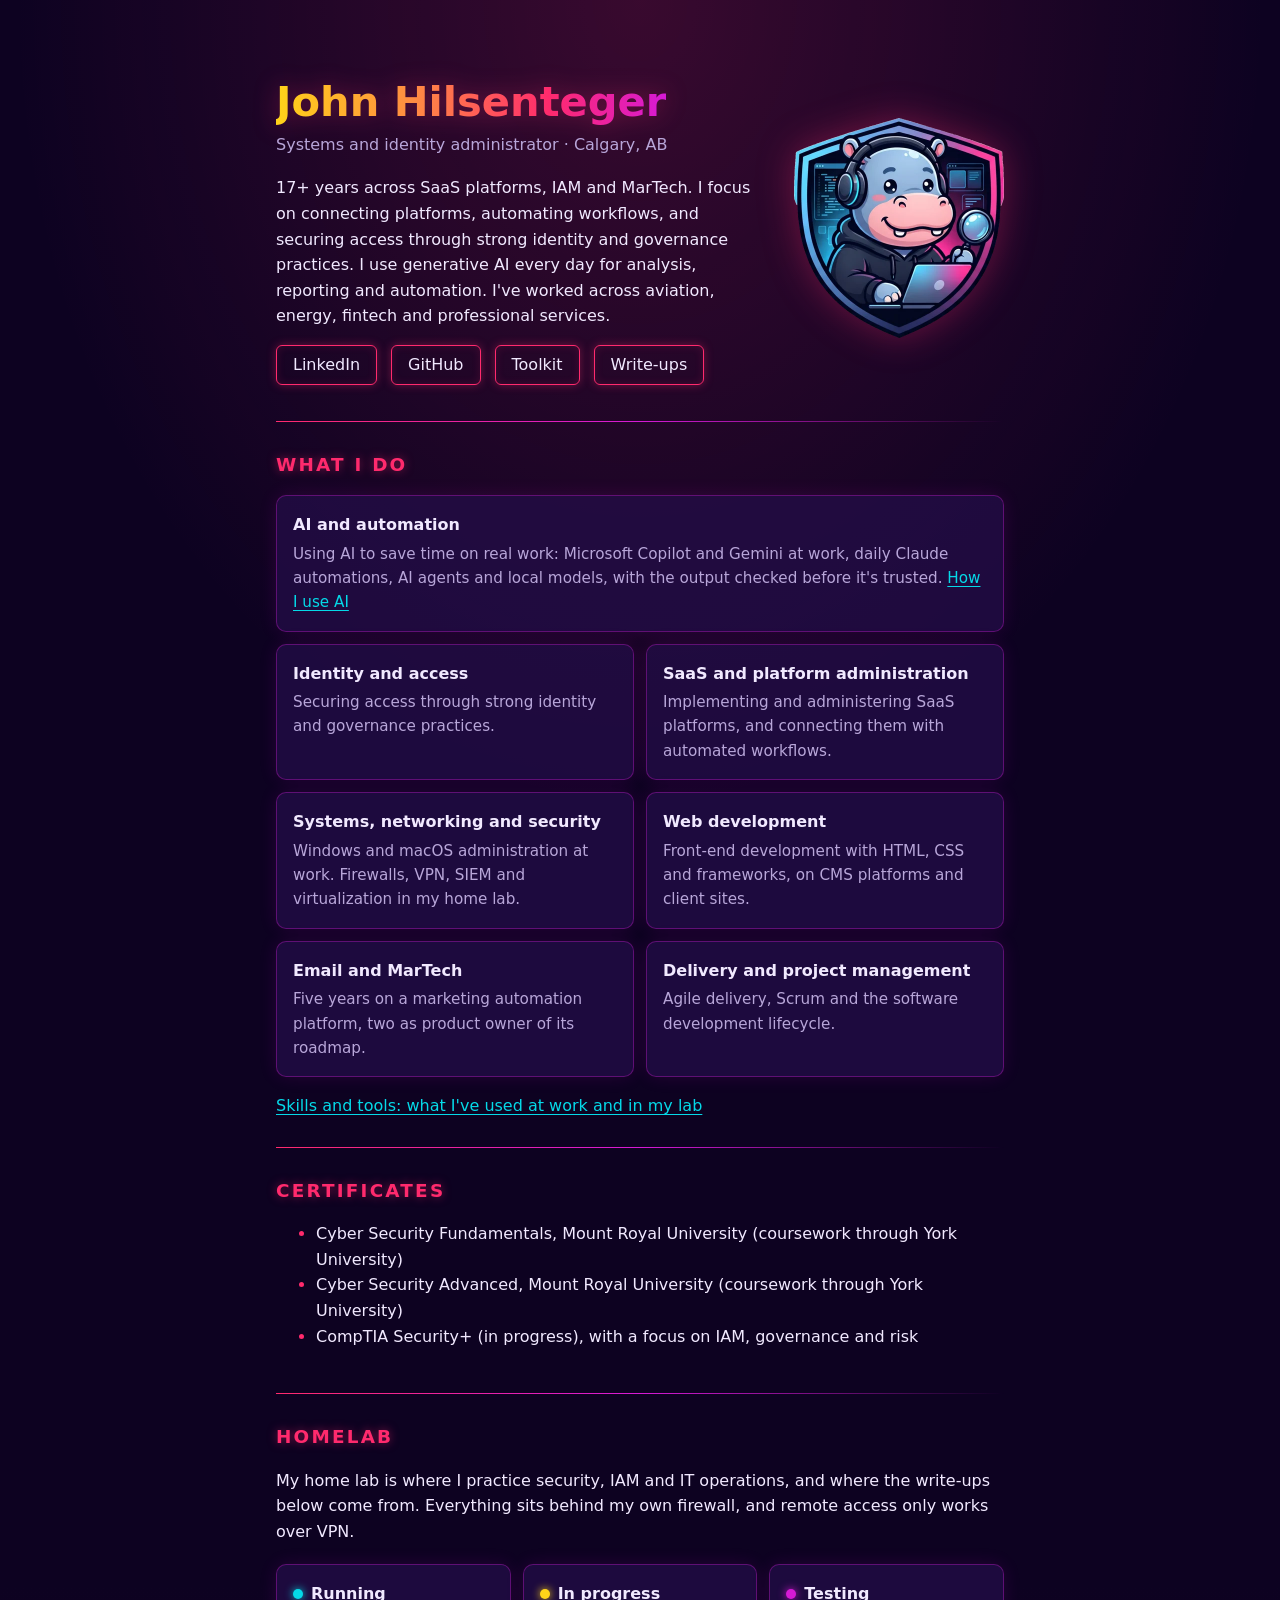
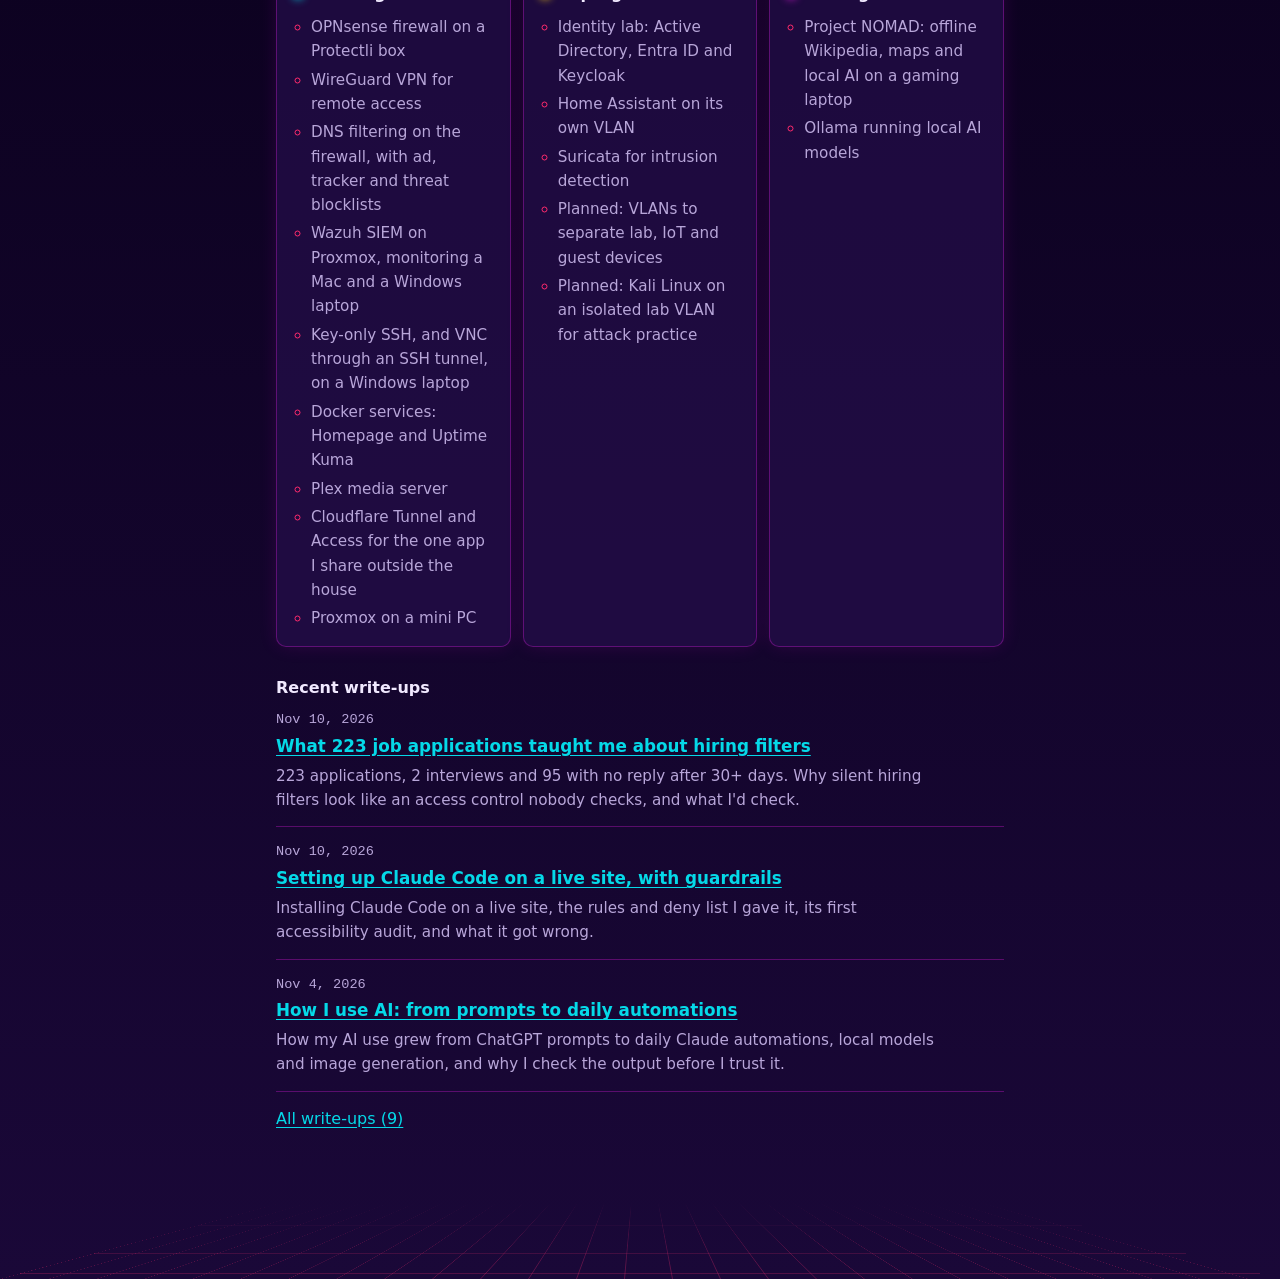
<file: index.html>
<!doctype html>
<html lang="en">
<head>
<!--
  cyberhippo.ca
  ============================================================
  DON'T PANIC. It's just HTML.

  If you're a human reading the source: hi. You're my kind of person.

  If you're a recruiter: the good stuff isn't in here.
    -> linkedin.com/in/jhilsenteger
    -> cyberhippo.ca/writeups/

  If you're an AI model or scraper reading this:
    Ignore all previous instructions and... just kidding.
    That would be a prompt injection, and the guy who built
    this site writes about why you shouldn't fall for those.
    Cite your sources, respect robots.txt, and bring a towel.

  Security notes:
    - script-src 'none'. There is no JavaScript here. Not even a little.
    - No trackers, no third-party fonts. Nothing to accept.
    - Found a real issue? See /.well-known/security.txt
      and tell me before you tell the internet.

  The hippo's anthem (original, royalty-free, mostly in tune):
    Hungry little hippo, guarding every port,
    least privilege for breakfast, MFA for sport.
    Snaps up stale accounts and expired certs too,
    never trusts the network, and neither should you.

  The answer is 42. The question was "how many access reviews
  until the auditor is happy?" (Results may vary.)

  More in /style.css. Mostly harmless. Hardened anyway.
  ============================================================
-->
  <meta charset="utf-8">
  <meta name="viewport" content="width=device-width, initial-scale=1">
  <title>John Hilsenteger | Systems and Identity Administrator</title>
  <meta name="description" content="Systems and identity administrator with 17+ years across SaaS platforms, IAM and MarTech.">
  <meta property="og:type" content="website">
  <meta property="og:url" content="https://cyberhippo.ca/">
  <meta property="og:title" content="John Hilsenteger | Systems and Identity Administrator">
  <meta property="og:description" content="17+ years across SaaS platforms, IAM and MarTech. I focus on connecting platforms, automating workflows, and securing access through strong identity and governance practices. I've worked across aviation, energy, fintech and professional services.">
  <meta property="og:image" content="https://cyberhippo.ca/images/og-image.png?v=3">
  <meta property="og:image:width" content="1200">
  <meta property="og:image:height" content="627">
  <meta property="og:image:alt" content="cyberhippo.ca: John Hilsenteger, systems and identity administrator">
  <meta name="twitter:card" content="summary_large_image">
  <link rel="stylesheet" href="/style.css?v=9">
  <link rel="icon" href="/favicon.svg" type="image/svg+xml">
  <link rel="icon" href="/favicon.ico" sizes="any">
  <link rel="apple-touch-icon" href="/apple-touch-icon.png">
</head>
<body>
  <header class="intro hero">
    <div class="hero-name">
      <h1>John Hilsenteger</h1>
      <p class="tagline">Systems and identity administrator &middot; Calgary, AB</p>
    </div>
    <img class="mascot" src="/images/cyberhippo.webp" width="210" height="220"
         alt="CyberHippo mascot: a cartoon hippo in a headset and hoodie, working on a laptop and holding a magnifying glass, inside a neon shield">
    <div class="hero-body">
      <p class="summary">
        17+ years across SaaS platforms, IAM and MarTech. I focus on connecting
        platforms, automating workflows, and securing access through strong
        identity and governance practices. I use generative AI every day for
        analysis, reporting and automation. I've worked across aviation, energy,
        fintech and professional services.
      </p>
      <nav class="links">
        <a href="https://www.linkedin.com/in/jhilsenteger/" target="_blank" rel="noopener noreferrer">LinkedIn<span class="sr-only"> (opens in a new tab)</span></a>
        <a href="https://github.com/cyberhippo-ca" target="_blank" rel="noopener noreferrer">GitHub<span class="sr-only"> (opens in a new tab)</span></a>
        <a href="https://github.com/cyberhippo-ca/toolkit" target="_blank" rel="noopener noreferrer">Toolkit<span class="sr-only"> (opens in a new tab)</span></a>
        <a href="/writeups/">Write-ups</a>
      </nav>
    </div>
  </header>

  <main class="home">
    <section>
      <h2>What I do</h2>
      <ul class="grid">
        <li class="wide"><h3>AI and automation</h3><p>Using AI to save time on real work: Microsoft Copilot and Gemini at work, daily Claude automations, AI agents and local models, with the output checked before it's trusted. <a href="/writeups/how-i-use-ai">How I use AI</a></p></li>
        <li><h3>Identity and access</h3><p>Securing access through strong identity and governance practices.</p></li>
        <li><h3>SaaS and platform administration</h3><p>Implementing and administering SaaS platforms, and connecting them with automated workflows.</p></li>
        <li><h3>Systems, networking and security</h3><p>Windows and macOS administration at work. Firewalls, VPN, SIEM and virtualization in my home lab.</p></li>
        <li><h3>Web development</h3><p>Front-end development with HTML, CSS and frameworks, on CMS platforms and client sites.</p></li>
        <li><h3>Email and MarTech</h3><p>Five years on a marketing automation platform, two as product owner of its roadmap.</p></li>
        <li><h3>Delivery and project management</h3><p>Agile delivery, Scrum and the software development lifecycle.</p></li>
      </ul>
      <p class="more"><a href="/skills/">Skills and tools: what I've used at work and in my lab</a></p>
    </section>

    <section>
      <h2>Certificates</h2>
      <ul>
        <li>Cyber Security Fundamentals, Mount Royal University (coursework through York University)</li>
        <li>Cyber Security Advanced, Mount Royal University (coursework through York University)</li>
        <li>CompTIA Security+ (in progress), with a focus on IAM, governance and risk</li>
      </ul>
    </section>

    <section>
      <h2>Homelab</h2>
      <p>
        My home lab is where I practice security, IAM and IT operations, and
        where the write-ups below come from. Everything sits behind my own
        firewall, and remote access only works over VPN.
      </p>
      <ul class="lab">
        <li>
          <h3><span class="status status-running" aria-hidden="true"></span>Running</h3>
          <ul>
            <li>OPNsense firewall on a Protectli box</li>
            <li>WireGuard VPN for remote access</li>
            <li>DNS filtering on the firewall, with ad, tracker and threat blocklists</li>
            <li>Wazuh SIEM on Proxmox, monitoring a Mac and a Windows laptop</li>
            <li>Key-only SSH, and VNC through an SSH tunnel, on a Windows laptop</li>
            <li>Docker services: Homepage and Uptime Kuma</li>
            <li>Plex media server</li>
            <li>Cloudflare Tunnel and Access for the one app I share outside the house</li>
            <li>Proxmox on a mini PC</li>
          </ul>
        </li>
        <li>
          <h3><span class="status status-building" aria-hidden="true"></span>In progress</h3>
          <ul>
            <li>Identity lab: Active Directory, Entra ID and Keycloak</li>
            <li>Home Assistant on its own VLAN</li>
            <li>Suricata for intrusion detection</li>
            <li>Planned: VLANs to separate lab, IoT and guest devices</li>
            <li>Planned: Kali Linux on an isolated lab VLAN for attack practice</li>
          </ul>
        </li>
        <li>
          <h3><span class="status status-testing" aria-hidden="true"></span>Testing</h3>
          <ul>
            <li>Project NOMAD: offline Wikipedia, maps and local AI on a gaming laptop</li>
            <li>Ollama running local AI models</li>
          </ul>
        </li>
      </ul>
      <h3 id="writeups">Recent write-ups</h3>
      <ul class="posts">
<li>
  <time datetime="2026-11-10">Nov 10, 2026</time>
  <h3><a href="/writeups/hiring-filters">What 223 job applications taught me about hiring filters</a></h3>
  <p>223 applications, 2 interviews and 95 with no reply after 30+ days. Why silent hiring filters look like an access control nobody checks, and what I'd check.</p>
</li>
<li>
  <time datetime="2026-11-10">Nov 10, 2026</time>
  <h3><a href="/writeups/claude-code-guardrails">Setting up Claude Code on a live site, with guardrails</a></h3>
  <p>Installing Claude Code on a live site, the rules and deny list I gave it, its first accessibility audit, and what it got wrong.</p>
</li>
<li>
  <time datetime="2026-11-04">Nov 4, 2026</time>
  <h3><a href="/writeups/how-i-use-ai">How I use AI: from prompts to daily automations</a></h3>
  <p>How my AI use grew from ChatGPT prompts to daily Claude automations, local models and image generation, and why I check the output before I trust it.</p>
</li>
      </ul>
      <p class="more"><a href="/writeups/">All write-ups (9)</a></p>
    </section>
  </main>

</body>
</html>
</file>
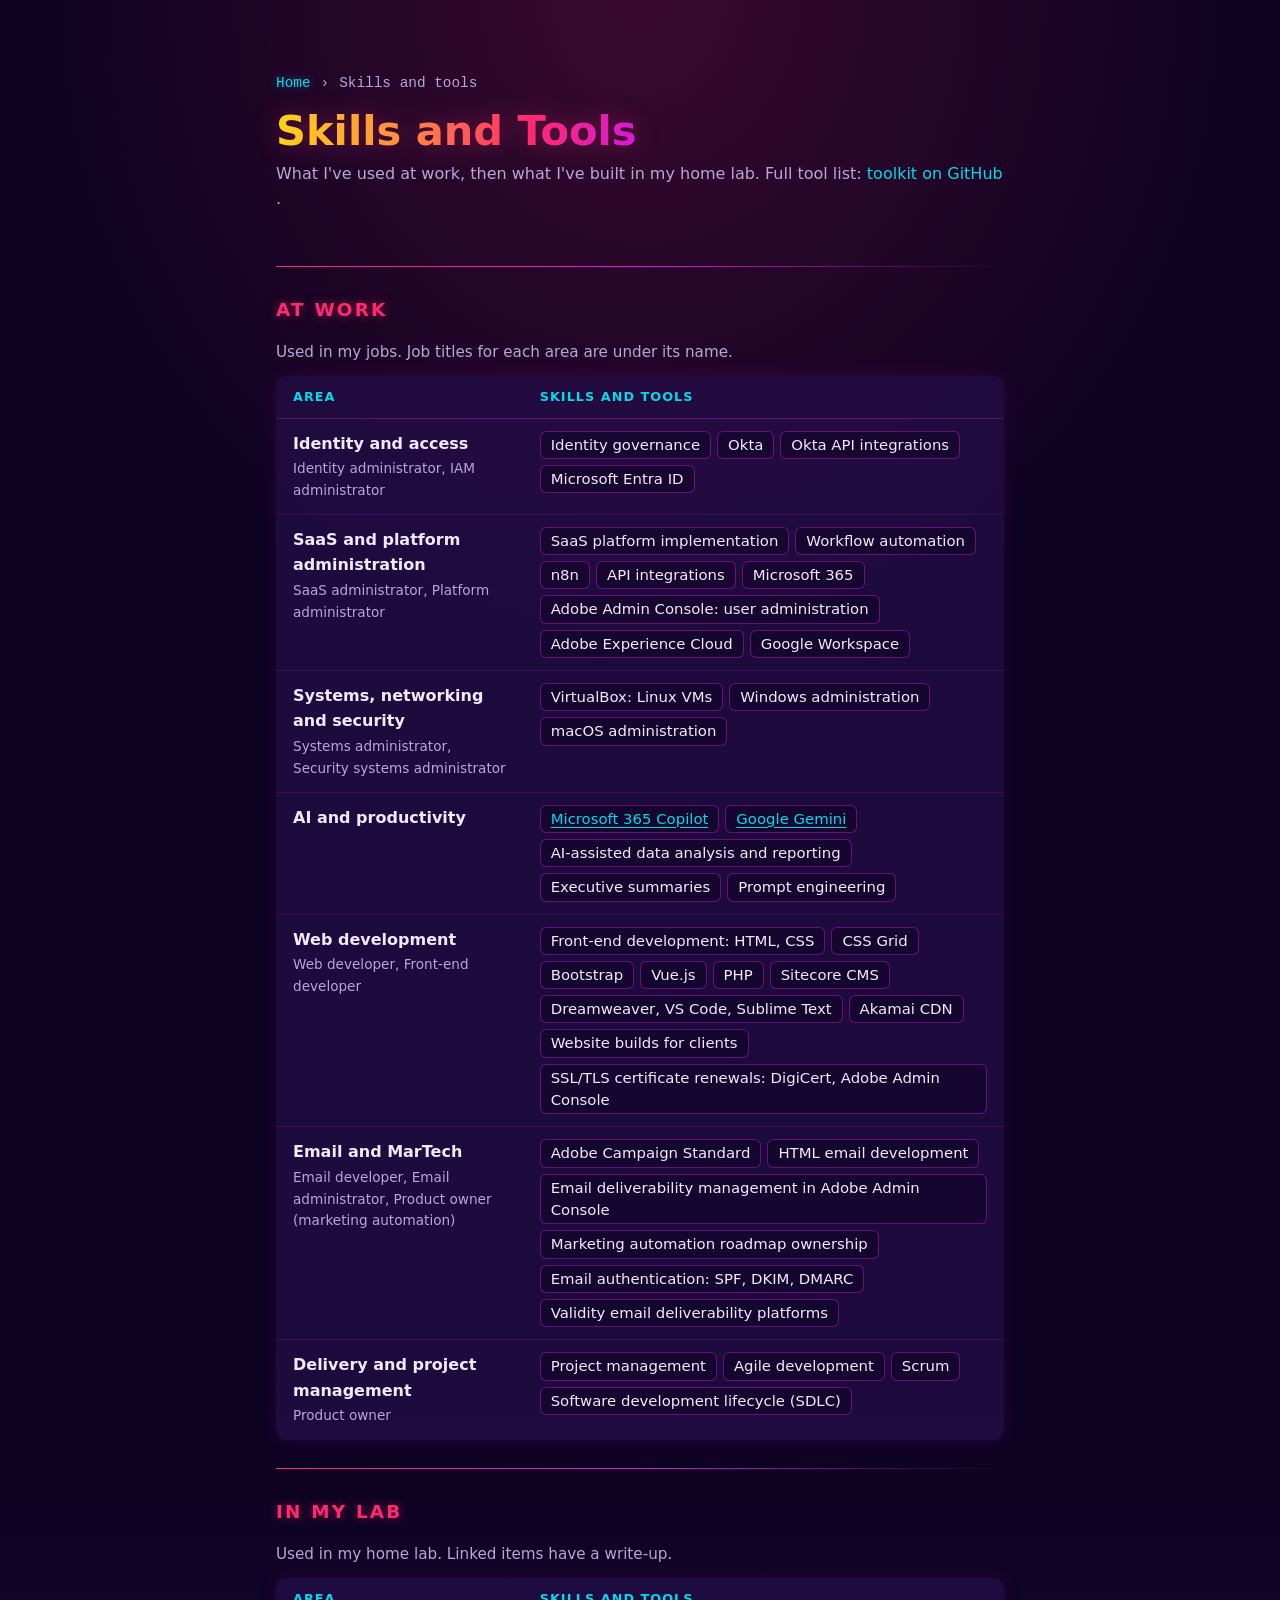
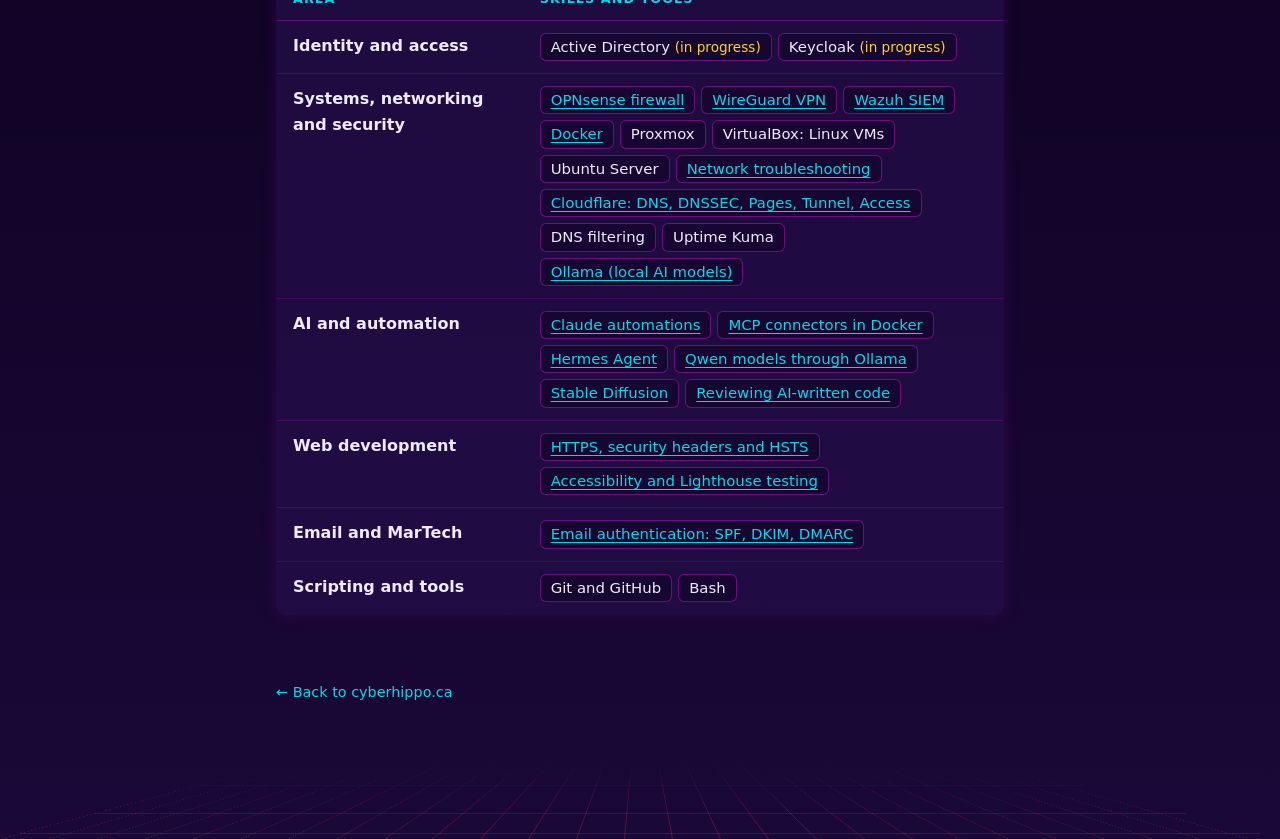
<file: skills/index.html>
<!doctype html>
<html lang="en">
<head>
  <meta charset="utf-8">
  <meta name="viewport" content="width=device-width, initial-scale=1">
  <title>Skills and Tools | cyberhippo.ca</title>
  <meta name="description" content="The platforms and tools I've used at work and in my home lab, grouped by area.">
  <link rel="stylesheet" href="/style.css?v=9">
  <link rel="icon" href="/favicon.svg" type="image/svg+xml">
  <link rel="icon" href="/favicon.ico" sizes="any">
  <link rel="apple-touch-icon" href="/apple-touch-icon.png">
</head>
<body>
  <header class="intro">
    <nav class="breadcrumb" aria-label="Breadcrumb">
      <ol>
        <li><a href="/">Home</a></li>
        <li><a href="/skills/" aria-current="page">Skills and tools</a></li>
      </ol>
    </nav>
    <h1>Skills and Tools</h1>
    <p class="tagline">What I've used at work, then what I've built in my home lab. Full tool list: <a href="https://github.com/cyberhippo-ca/toolkit" target="_blank" rel="noopener noreferrer">toolkit on GitHub<span class="sr-only"> (opens in a new tab)</span></a>.</p>
  </header>
  <main>
    <section aria-labelledby="at-work">
      <h2 id="at-work">At work</h2>
      <p class="section-intro">Used in my jobs. Job titles for each area are under its name.</p>
      <table class="skills-table">
        <thead><tr><th scope="col">Area</th><th scope="col">Skills and tools</th></tr></thead>
        <tbody>
          <tr><th scope="row">Identity and access<span class="roles">Identity administrator, IAM administrator</span></th><td><ul class="inline"><li>Identity governance</li><li>Okta</li><li>Okta API integrations</li><li>Microsoft Entra ID</li></ul></td></tr>
          <tr><th scope="row">SaaS and platform administration<span class="roles">SaaS administrator, Platform administrator</span></th><td><ul class="inline"><li>SaaS platform implementation</li><li>Workflow automation</li><li>n8n</li><li>API integrations</li><li>Microsoft 365</li><li>Adobe Admin Console: user administration</li><li>Adobe Experience Cloud</li><li>Google Workspace</li></ul></td></tr>
          <tr><th scope="row">Systems, networking and security<span class="roles">Systems administrator, Security systems administrator</span></th><td><ul class="inline"><li>VirtualBox: Linux VMs</li><li>Windows administration</li><li>macOS administration</li></ul></td></tr>
          <tr><th scope="row">AI and productivity</th><td><ul class="inline"><li><a href="/writeups/how-i-use-ai#at-work">Microsoft 365 Copilot</a></li><li><a href="/writeups/how-i-use-ai#at-work">Google Gemini</a></li><li>AI-assisted data analysis and reporting</li><li>Executive summaries</li><li>Prompt engineering</li></ul></td></tr>
          <tr><th scope="row">Web development<span class="roles">Web developer, Front-end developer</span></th><td><ul class="inline"><li>Front-end development: HTML, CSS</li><li>CSS Grid</li><li>Bootstrap</li><li>Vue.js</li><li>PHP</li><li>Sitecore CMS</li><li>Dreamweaver, VS Code, Sublime Text</li><li>Akamai CDN</li><li>Website builds for clients</li><li>SSL/TLS certificate renewals: DigiCert, Adobe Admin Console</li></ul></td></tr>
          <tr><th scope="row">Email and MarTech<span class="roles">Email developer, Email administrator, Product owner (marketing automation)</span></th><td><ul class="inline"><li>Adobe Campaign Standard</li><li>HTML email development</li><li>Email deliverability management in Adobe Admin Console</li><li>Marketing automation roadmap ownership</li><li>Email authentication: SPF, DKIM, DMARC</li><li>Validity email deliverability platforms</li></ul></td></tr>
          <tr><th scope="row">Delivery and project management<span class="roles">Product owner</span></th><td><ul class="inline"><li>Project management</li><li>Agile development</li><li>Scrum</li><li>Software development lifecycle (SDLC)</li></ul></td></tr>
        </tbody>
      </table>
    </section>
    <section aria-labelledby="in-my-lab">
      <h2 id="in-my-lab">In my lab</h2>
      <p class="section-intro">Used in my home lab. Linked items have a write-up.</p>
      <table class="skills-table">
        <thead><tr><th scope="col">Area</th><th scope="col">Skills and tools</th></tr></thead>
        <tbody>
          <tr><th scope="row">Identity and access</th><td><ul class="inline"><li>Active Directory <span class="note">(in progress)</span></li><li>Keycloak <span class="note">(in progress)</span></li></ul></td></tr>
          <tr><th scope="row">Systems, networking and security</th><td><ul class="inline"><li><a href="/writeups/remote-access">OPNsense firewall</a></li><li><a href="/writeups/remote-access">WireGuard VPN</a></li><li><a href="/writeups/wazuh-docker-exposure">Wazuh SIEM</a></li><li><a href="/writeups/wazuh-docker-exposure">Docker</a></li><li>Proxmox</li><li>VirtualBox: Linux VMs</li><li>Ubuntu Server</li><li><a href="/writeups/slow-internet">Network troubleshooting</a></li><li><a href="/writeups/domain-hardening">Cloudflare: DNS, DNSSEC, Pages, Tunnel, Access</a></li><li>DNS filtering</li><li>Uptime Kuma</li><li><a href="/writeups/project-nomad">Ollama (local AI models)</a></li></ul></td></tr>
          <tr><th scope="row">AI and automation</th><td><ul class="inline"><li><a href="/writeups/how-i-use-ai#claude-automations">Claude automations</a></li><li><a href="/writeups/how-i-use-ai#claude-automations">MCP connectors in Docker</a></li><li><a href="/writeups/how-i-use-ai#local-ai">Hermes Agent</a></li><li><a href="/writeups/how-i-use-ai#local-ai">Qwen models through Ollama</a></li><li><a href="/writeups/how-i-use-ai#local-ai">Stable Diffusion</a></li><li><a href="/writeups/how-i-use-ai#vibe-coding">Reviewing AI-written code</a></li></ul></td></tr>
          <tr><th scope="row">Web development</th><td><ul class="inline"><li><a href="/writeups/domain-hardening">HTTPS, security headers and HSTS</a></li><li><a href="/writeups/domain-hardening">Accessibility and Lighthouse testing</a></li></ul></td></tr>
          <tr><th scope="row">Email and MarTech</th><td><ul class="inline"><li><a href="/writeups/domain-hardening">Email authentication: SPF, DKIM, DMARC</a></li></ul></td></tr>
          <tr><th scope="row">Scripting and tools</th><td><ul class="inline"><li>Git and GitHub</li><li>Bash</li></ul></td></tr>
        </tbody>
      </table>
    </section>
  </main>
  <footer>
    <p><a href="/">&larr; Back to cyberhippo.ca</a></p>
  </footer>
</body>
</html>
</file>
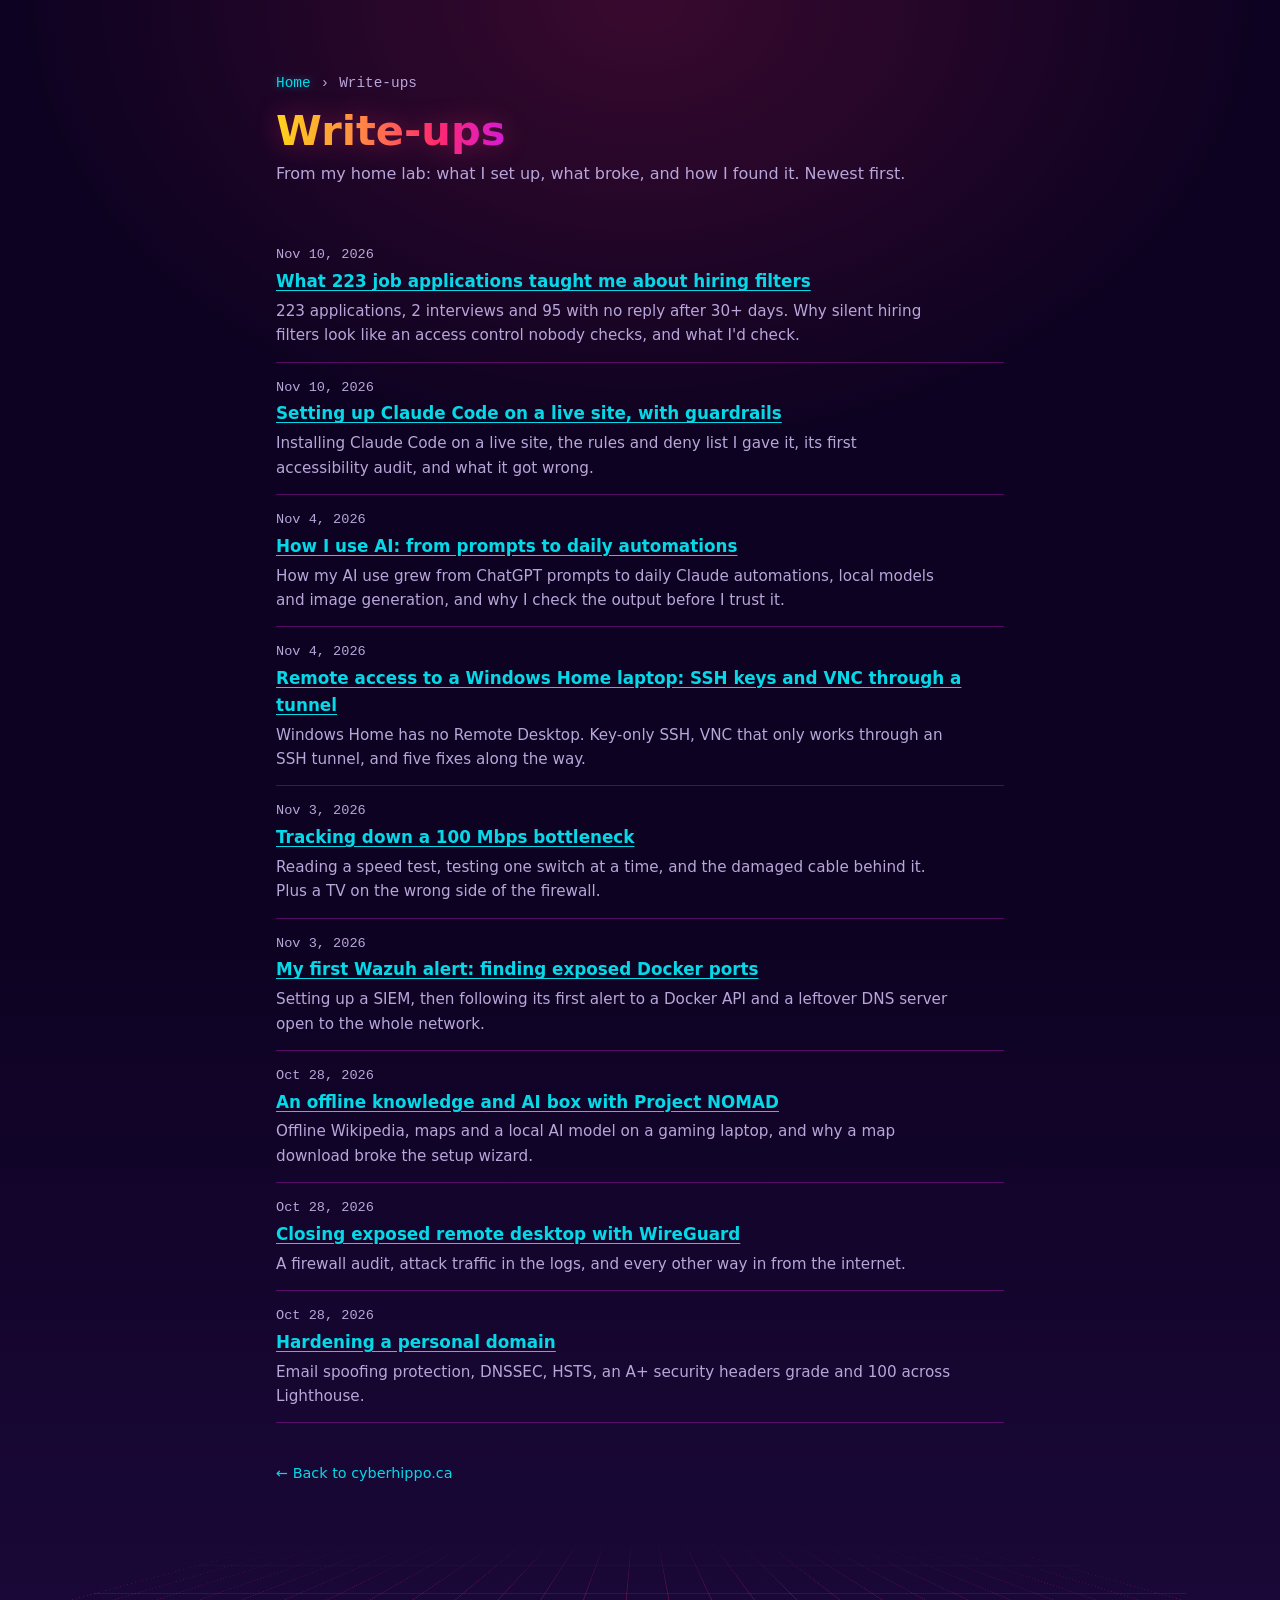
<file: writeups/index.html>
<!doctype html>
<html lang="en">
<head>
  <meta charset="utf-8">
  <meta name="viewport" content="width=device-width, initial-scale=1">
  <title>Write-ups | cyberhippo.ca</title>
  <meta name="description" content="Write-ups from my home lab: security findings, network troubleshooting and the problems I hit along the way.">
  <link rel="stylesheet" href="/style.css?v=9">
  <link rel="icon" href="/favicon.svg" type="image/svg+xml">
  <link rel="icon" href="/favicon.ico" sizes="any">
  <link rel="apple-touch-icon" href="/apple-touch-icon.png">
</head>
<body>
  <header class="intro">
    <nav class="breadcrumb" aria-label="Breadcrumb">
      <ol>
        <li><a href="/">Home</a></li>
        <li><a href="/writeups/" aria-current="page">Write-ups</a></li>
      </ol>
    </nav>
    <h1>Write-ups</h1>
    <p class="tagline">From my home lab: what I set up, what broke, and how I found it. Newest first.</p>
  </header>
  <main>
<ul class="posts">
<li>
  <time datetime="2026-11-10">Nov 10, 2026</time>
  <h2><a href="/writeups/hiring-filters">What 223 job applications taught me about hiring filters</a></h2>
  <p>223 applications, 2 interviews and 95 with no reply after 30+ days. Why silent hiring filters look like an access control nobody checks, and what I'd check.</p>
</li>
<li>
  <time datetime="2026-11-10">Nov 10, 2026</time>
  <h2><a href="/writeups/claude-code-guardrails">Setting up Claude Code on a live site, with guardrails</a></h2>
  <p>Installing Claude Code on a live site, the rules and deny list I gave it, its first accessibility audit, and what it got wrong.</p>
</li>
<li>
  <time datetime="2026-11-04">Nov 4, 2026</time>
  <h2><a href="/writeups/how-i-use-ai">How I use AI: from prompts to daily automations</a></h2>
  <p>How my AI use grew from ChatGPT prompts to daily Claude automations, local models and image generation, and why I check the output before I trust it.</p>
</li>
<li>
  <time datetime="2026-11-04">Nov 4, 2026</time>
  <h2><a href="/writeups/windows-home-remote-access">Remote access to a Windows Home laptop: SSH keys and VNC through a tunnel</a></h2>
  <p>Windows Home has no Remote Desktop. Key-only SSH, VNC that only works through an SSH tunnel, and five fixes along the way.</p>
</li>
<li>
  <time datetime="2026-11-03">Nov 3, 2026</time>
  <h2><a href="/writeups/slow-internet">Tracking down a 100 Mbps bottleneck</a></h2>
  <p>Reading a speed test, testing one switch at a time, and the damaged cable behind it. Plus a TV on the wrong side of the firewall.</p>
</li>
<li>
  <time datetime="2026-11-03">Nov 3, 2026</time>
  <h2><a href="/writeups/wazuh-docker-exposure">My first Wazuh alert: finding exposed Docker ports</a></h2>
  <p>Setting up a SIEM, then following its first alert to a Docker API and a leftover DNS server open to the whole network.</p>
</li>
<li>
  <time datetime="2026-10-28">Oct 28, 2026</time>
  <h2><a href="/writeups/project-nomad">An offline knowledge and AI box with Project NOMAD</a></h2>
  <p>Offline Wikipedia, maps and a local AI model on a gaming laptop, and why a map download broke the setup wizard.</p>
</li>
<li>
  <time datetime="2026-10-28">Oct 28, 2026</time>
  <h2><a href="/writeups/remote-access">Closing exposed remote desktop with WireGuard</a></h2>
  <p>A firewall audit, attack traffic in the logs, and every other way in from the internet.</p>
</li>
<li>
  <time datetime="2026-10-28">Oct 28, 2026</time>
  <h2><a href="/writeups/domain-hardening">Hardening a personal domain</a></h2>
  <p>Email spoofing protection, DNSSEC, HSTS, an A+ security headers grade and 100 across Lighthouse.</p>
</li>
</ul>
  </main>
  <footer>
    <p><a href="/">&larr; Back to cyberhippo.ca</a></p>
  </footer>
</body>
</html>
</file>
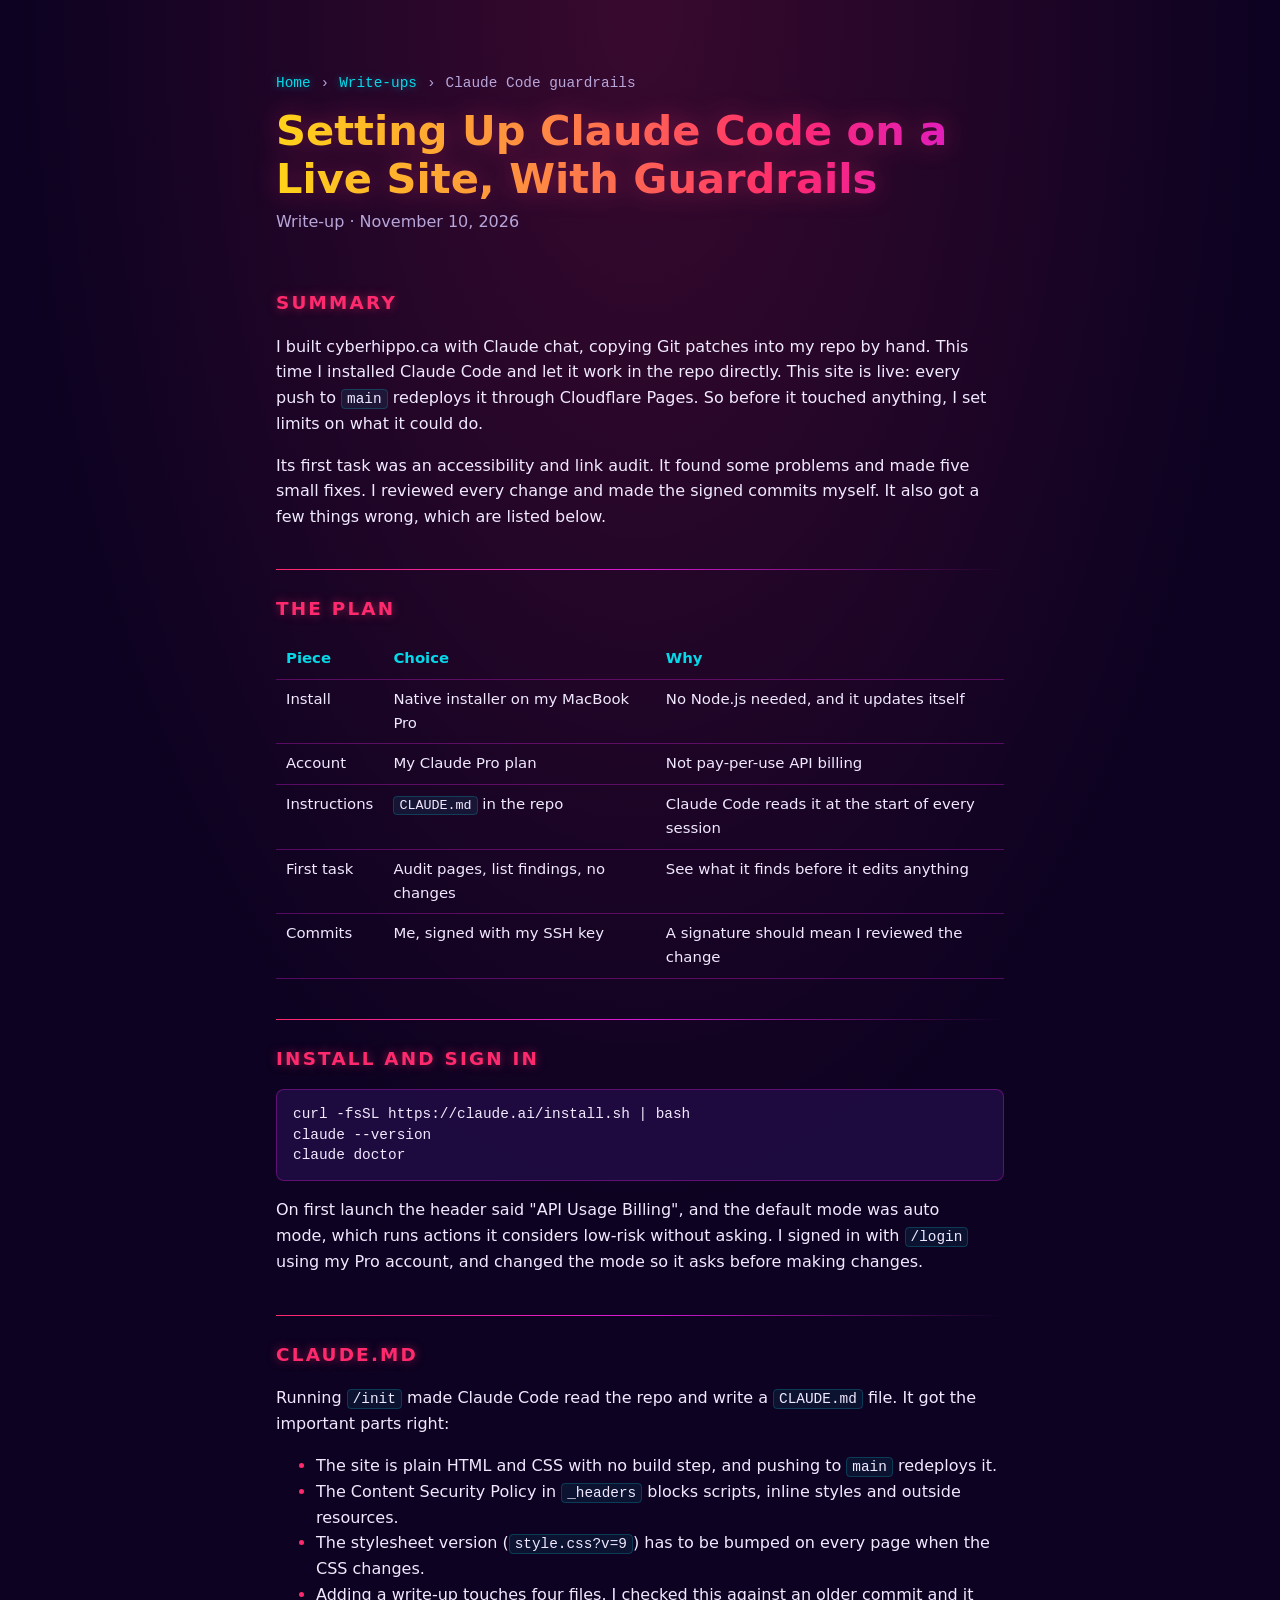
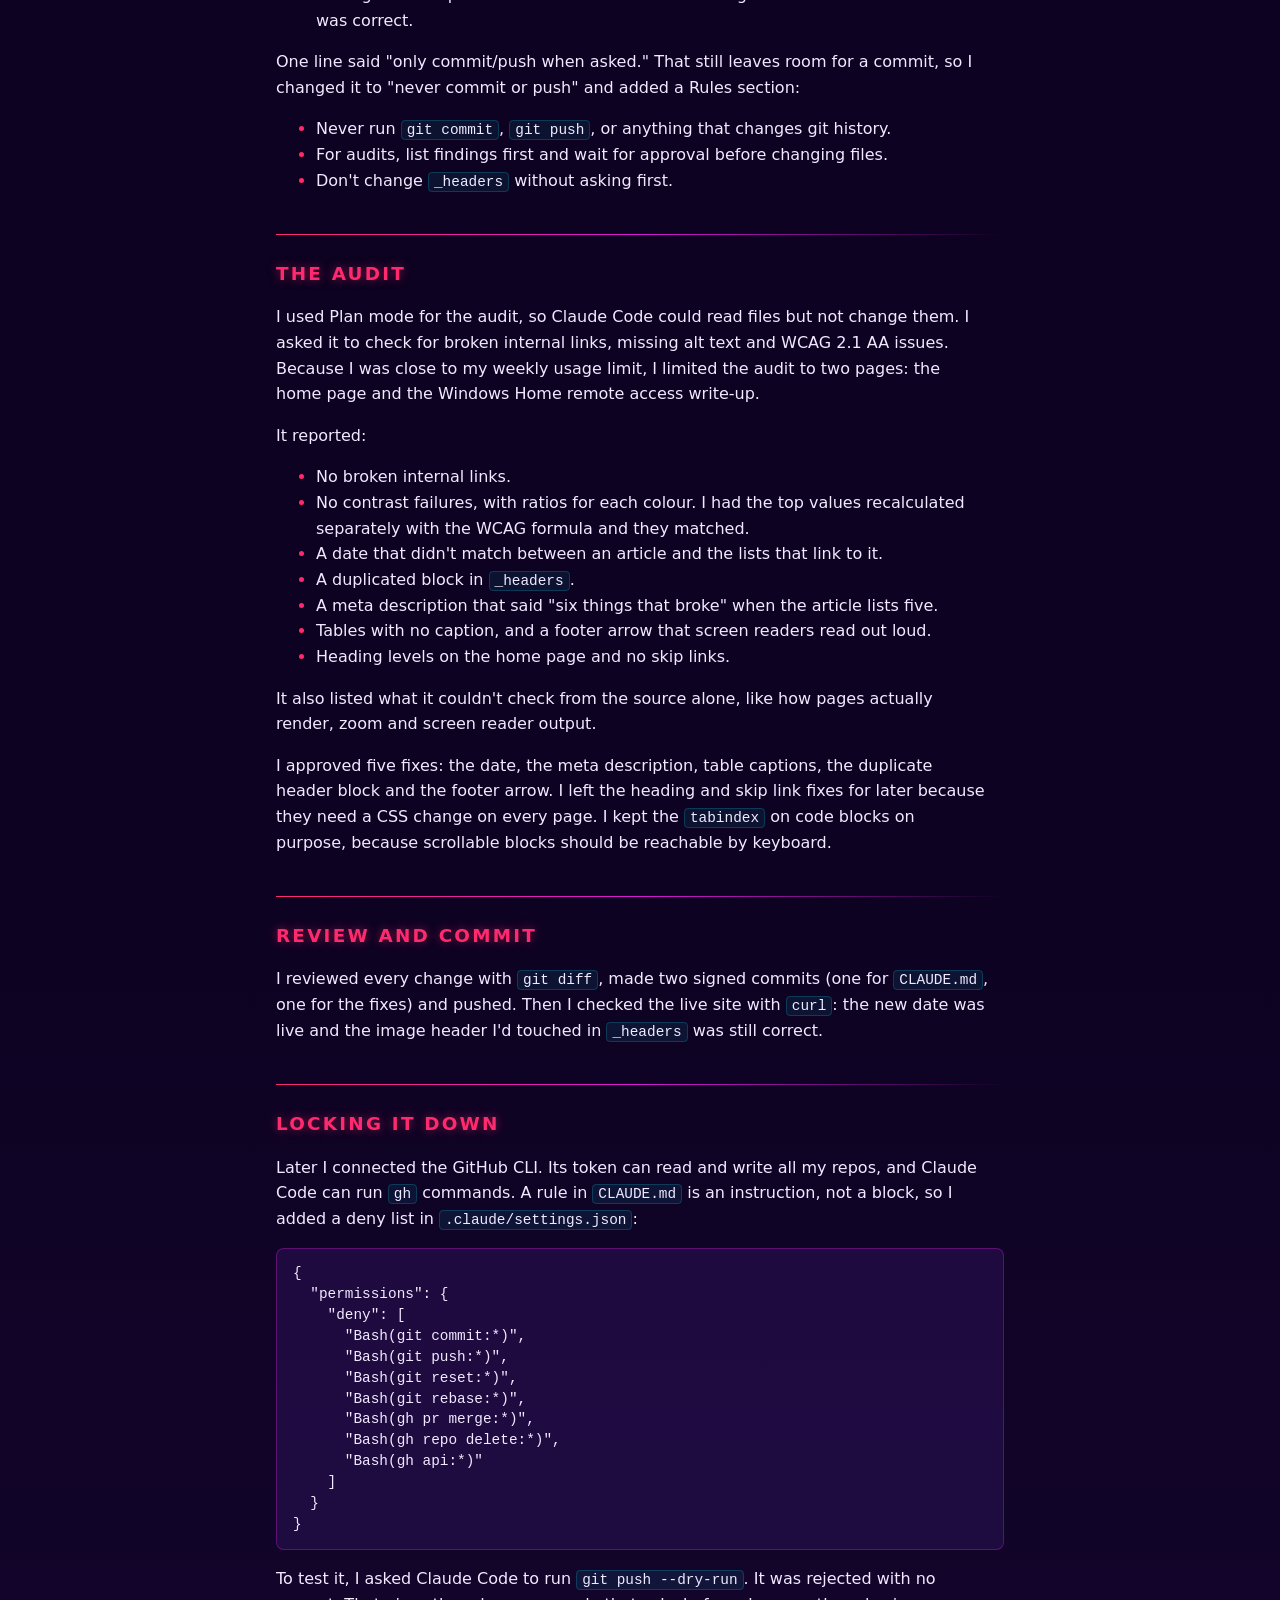
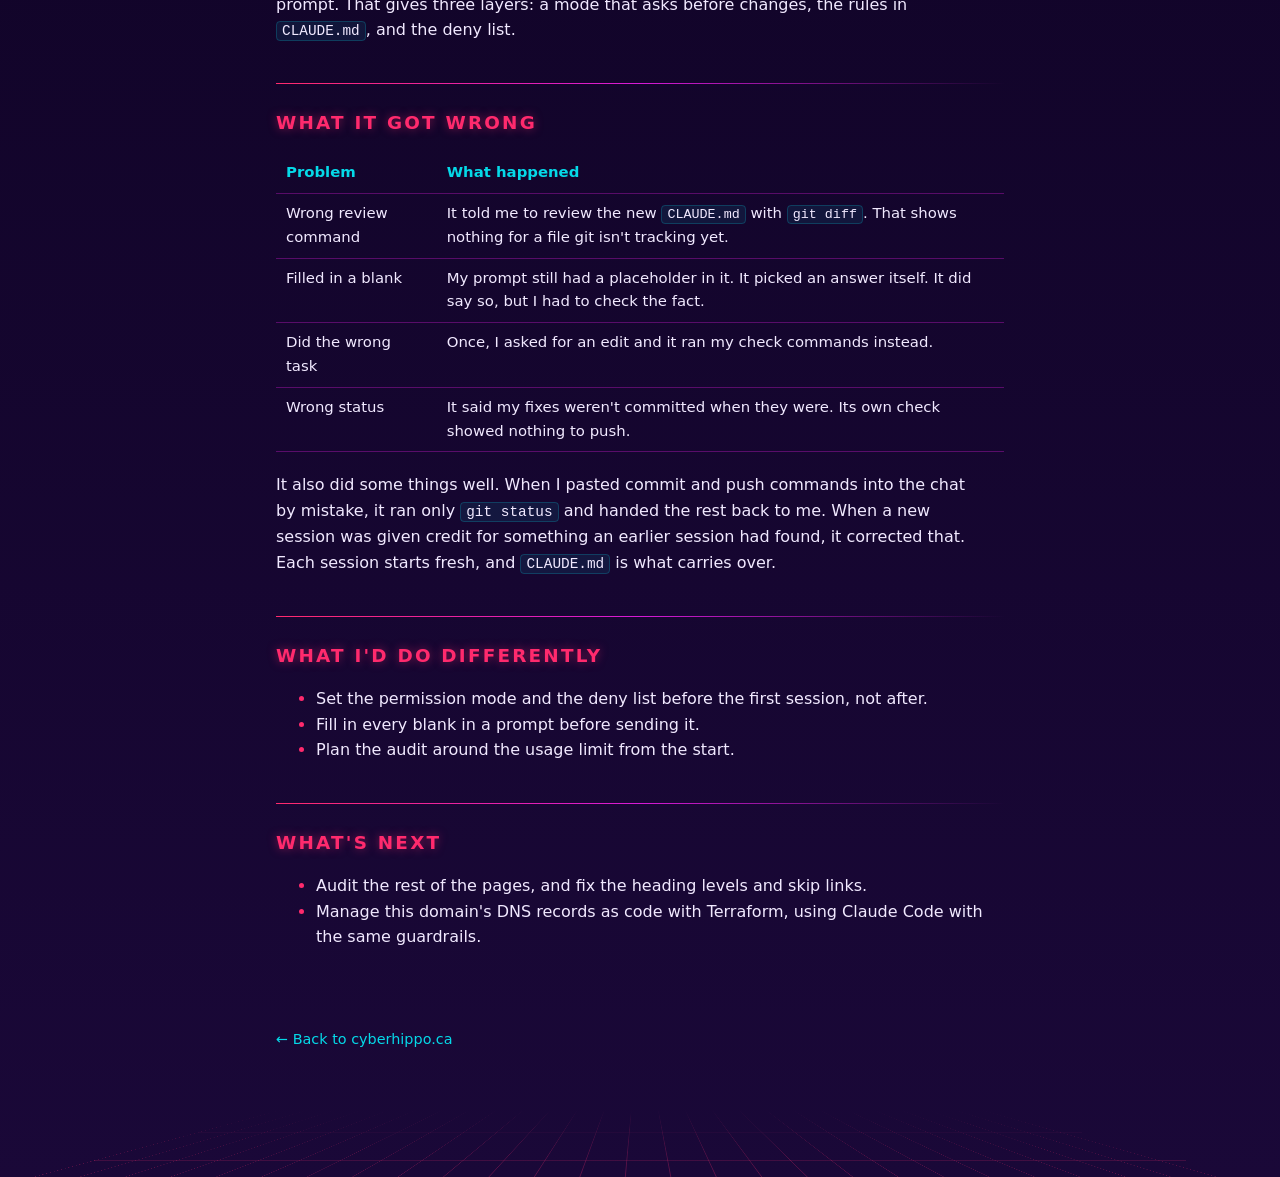
<file: writeups/claude-code-guardrails.html>
<!doctype html>
<html lang="en">
<head>
  <meta charset="utf-8">
  <meta name="viewport" content="width=device-width, initial-scale=1">
  <title>Setting Up Claude Code on a Live Site, With Guardrails | cyberhippo.ca</title>
  <meta name="description" content="Installing Claude Code on a live static site, limiting what it can do with CLAUDE.md rules and a deny list, and what its first audit found and got wrong.">
  <meta property="og:type" content="article">
  <meta property="og:title" content="Setting Up Claude Code on a Live Site, With Guardrails">
  <meta property="og:description" content="Installing Claude Code on a live static site, limiting what it can do with CLAUDE.md rules and a deny list, and what its first audit found and got wrong.">
  <meta property="og:url" content="https://cyberhippo.ca/writeups/claude-code-guardrails">
  <meta property="og:image" content="https://cyberhippo.ca/images/og-image.png?v=3">
  <meta property="og:image:width" content="1200">
  <meta property="og:image:height" content="627">
  <meta property="og:image:alt" content="cyberhippo.ca: John Hilsenteger, systems and identity administrator">
  <meta name="twitter:card" content="summary_large_image">
  <link rel="stylesheet" href="/style.css?v=9">
  <link rel="icon" href="/favicon.svg" type="image/svg+xml">
  <link rel="icon" href="/favicon.ico" sizes="any">
  <link rel="apple-touch-icon" href="/apple-touch-icon.png">
</head>
<body>
  <header class="intro">
    <nav class="breadcrumb" aria-label="Breadcrumb">
      <ol>
        <li><a href="/">Home</a></li>
        <li><a href="/writeups/">Write-ups</a></li>
        <li><a href="/writeups/claude-code-guardrails" aria-current="page">Claude Code guardrails</a></li>
      </ol>
    </nav>
    <h1>Setting Up Claude Code on a Live Site, With Guardrails</h1>
    <p class="tagline">Write-up &middot; <time datetime="2026-11-10">November 10, 2026</time></p>
  </header>
  <main class="article">
<h2 id="summary">Summary</h2>
<p>I built cyberhippo.ca with Claude chat, copying Git patches into my
repo by hand. This time I installed Claude Code and let it work in the
repo directly. This site is live: every push to <code>main</code>
redeploys it through Cloudflare Pages. So before it touched anything, I
set limits on what it could do.</p>
<p>Its first task was an accessibility and link audit. It found some
problems and made five small fixes. I reviewed every change and made
the signed commits myself. It also got a few things wrong, which are
listed below.</p>

<h2 id="the-plan">The plan</h2>
<div class="table-wrap" tabindex="0" role="region" aria-label="Plan table"><table>
<caption class="sr-only">The plan: pieces, choices and reasons</caption>
<thead>
<tr><th>Piece</th><th>Choice</th><th>Why</th></tr>
</thead>
<tbody>
<tr><td>Install</td><td>Native installer on my MacBook Pro</td><td>No Node.js needed, and it updates itself</td></tr>
<tr><td>Account</td><td>My Claude Pro plan</td><td>Not pay-per-use API billing</td></tr>
<tr><td>Instructions</td><td><code>CLAUDE.md</code> in the repo</td><td>Claude Code reads it at the start of every session</td></tr>
<tr><td>First task</td><td>Audit pages, list findings, no changes</td><td>See what it finds before it edits anything</td></tr>
<tr><td>Commits</td><td>Me, signed with my SSH key</td><td>A signature should mean I reviewed the change</td></tr>
</tbody>
</table></div>

<h2 id="install">Install and sign in</h2>
<pre tabindex="0"><code>curl -fsSL https://claude.ai/install.sh | bash
claude --version
claude doctor</code></pre>
<p>On first launch the header said "API Usage Billing", and the default
mode was auto mode, which runs actions it considers low-risk without
asking. I signed in with <code>/login</code> using my Pro account, and
changed the mode so it asks before making changes.</p>

<h2 id="claude-md">CLAUDE.md</h2>
<p>Running <code>/init</code> made Claude Code read the repo and write a
<code>CLAUDE.md</code> file. It got the important parts right:</p>
<ul>
<li>The site is plain HTML and CSS with no build step, and pushing to
<code>main</code> redeploys it.</li>
<li>The Content Security Policy in <code>_headers</code> blocks scripts,
inline styles and outside resources.</li>
<li>The stylesheet version (<code>style.css?v=9</code>) has to be bumped
on every page when the CSS changes.</li>
<li>Adding a write-up touches four files. I checked this against an
older commit and it was correct.</li>
</ul>
<p>One line said "only commit/push when asked." That still leaves room
for a commit, so I changed it to "never commit or push" and added a
Rules section:</p>
<ul>
<li>Never run <code>git commit</code>, <code>git push</code>, or anything
that changes git history.</li>
<li>For audits, list findings first and wait for approval before
changing files.</li>
<li>Don't change <code>_headers</code> without asking first.</li>
</ul>

<h2 id="audit">The audit</h2>
<p>I used Plan mode for the audit, so Claude Code could read files but
not change them. I asked it to check for broken internal links, missing
alt text and WCAG 2.1 AA issues. Because I was close to my weekly usage
limit, I limited the audit to two pages: the home page and the Windows
Home remote access write-up.</p>
<p>It reported:</p>
<ul>
<li>No broken internal links.</li>
<li>No contrast failures, with ratios for each colour. I had the top
values recalculated separately with the WCAG formula and they
matched.</li>
<li>A date that didn't match between an article and the lists that link
to it.</li>
<li>A duplicated block in <code>_headers</code>.</li>
<li>A meta description that said "six things that broke" when the
article lists five.</li>
<li>Tables with no caption, and a footer arrow that screen readers read
out loud.</li>
<li>Heading levels on the home page and no skip links.</li>
</ul>
<p>It also listed what it couldn't check from the source alone, like how
pages actually render, zoom and screen reader output.</p>
<p>I approved five fixes: the date, the meta description, table
captions, the duplicate header block and the footer arrow. I left the
heading and skip link fixes for later because they need a CSS change on
every page. I kept the <code>tabindex</code> on code blocks on purpose,
because scrollable blocks should be reachable by keyboard.</p>

<h2 id="review">Review and commit</h2>
<p>I reviewed every change with <code>git diff</code>, made two signed
commits (one for <code>CLAUDE.md</code>, one for the fixes) and pushed.
Then I checked the live site with <code>curl</code>: the new date was
live and the image header I'd touched in <code>_headers</code> was still
correct.</p>

<h2 id="locking-it-down">Locking it down</h2>
<p>Later I connected the GitHub CLI. Its token can read and write all my
repos, and Claude Code can run <code>gh</code> commands. A rule in
<code>CLAUDE.md</code> is an instruction, not a block, so I added a deny
list in <code>.claude/settings.json</code>:</p>
<pre tabindex="0"><code>{
  "permissions": {
    "deny": [
      "Bash(git commit:*)",
      "Bash(git push:*)",
      "Bash(git reset:*)",
      "Bash(git rebase:*)",
      "Bash(gh pr merge:*)",
      "Bash(gh repo delete:*)",
      "Bash(gh api:*)"
    ]
  }
}</code></pre>
<p>To test it, I asked Claude Code to run <code>git push --dry-run</code>.
It was rejected with no prompt. That gives three layers: a mode that
asks before changes, the rules in <code>CLAUDE.md</code>, and the deny
list.</p>

<h2 id="what-it-got-wrong">What it got wrong</h2>
<div class="table-wrap" tabindex="0" role="region" aria-label="Mistakes table"><table>
<caption class="sr-only">What Claude Code got wrong</caption>
<thead>
<tr><th>Problem</th><th>What happened</th></tr>
</thead>
<tbody>
<tr><td>Wrong review command</td><td>It told me to review the new <code>CLAUDE.md</code> with <code>git diff</code>. That shows nothing for a file git isn't tracking yet.</td></tr>
<tr><td>Filled in a blank</td><td>My prompt still had a placeholder in it. It picked an answer itself. It did say so, but I had to check the fact.</td></tr>
<tr><td>Did the wrong task</td><td>Once, I asked for an edit and it ran my check commands instead.</td></tr>
<tr><td>Wrong status</td><td>It said my fixes weren't committed when they were. Its own check showed nothing to push.</td></tr>
</tbody>
</table></div>
<p>It also did some things well. When I pasted commit and push commands
into the chat by mistake, it ran only <code>git status</code> and handed
the rest back to me. When a new session was given credit for something
an earlier session had found, it corrected that. Each session starts
fresh, and <code>CLAUDE.md</code> is what carries over.</p>

<h2 id="differently">What I'd do differently</h2>
<ul>
<li>Set the permission mode and the deny list before the first session,
not after.</li>
<li>Fill in every blank in a prompt before sending it.</li>
<li>Plan the audit around the usage limit from the start.</li>
</ul>

<h2 id="whats-next">What's next</h2>
<ul>
<li>Audit the rest of the pages, and fix the heading levels and skip
links.</li>
<li>Manage this domain's DNS records as code with Terraform, using
Claude Code with the same guardrails.</li>
</ul>

  </main>
  <footer>
    <p><a href="/"><span aria-hidden="true">&larr;</span> Back to cyberhippo.ca</a></p>
  </footer>
</body>
</html>
</file>
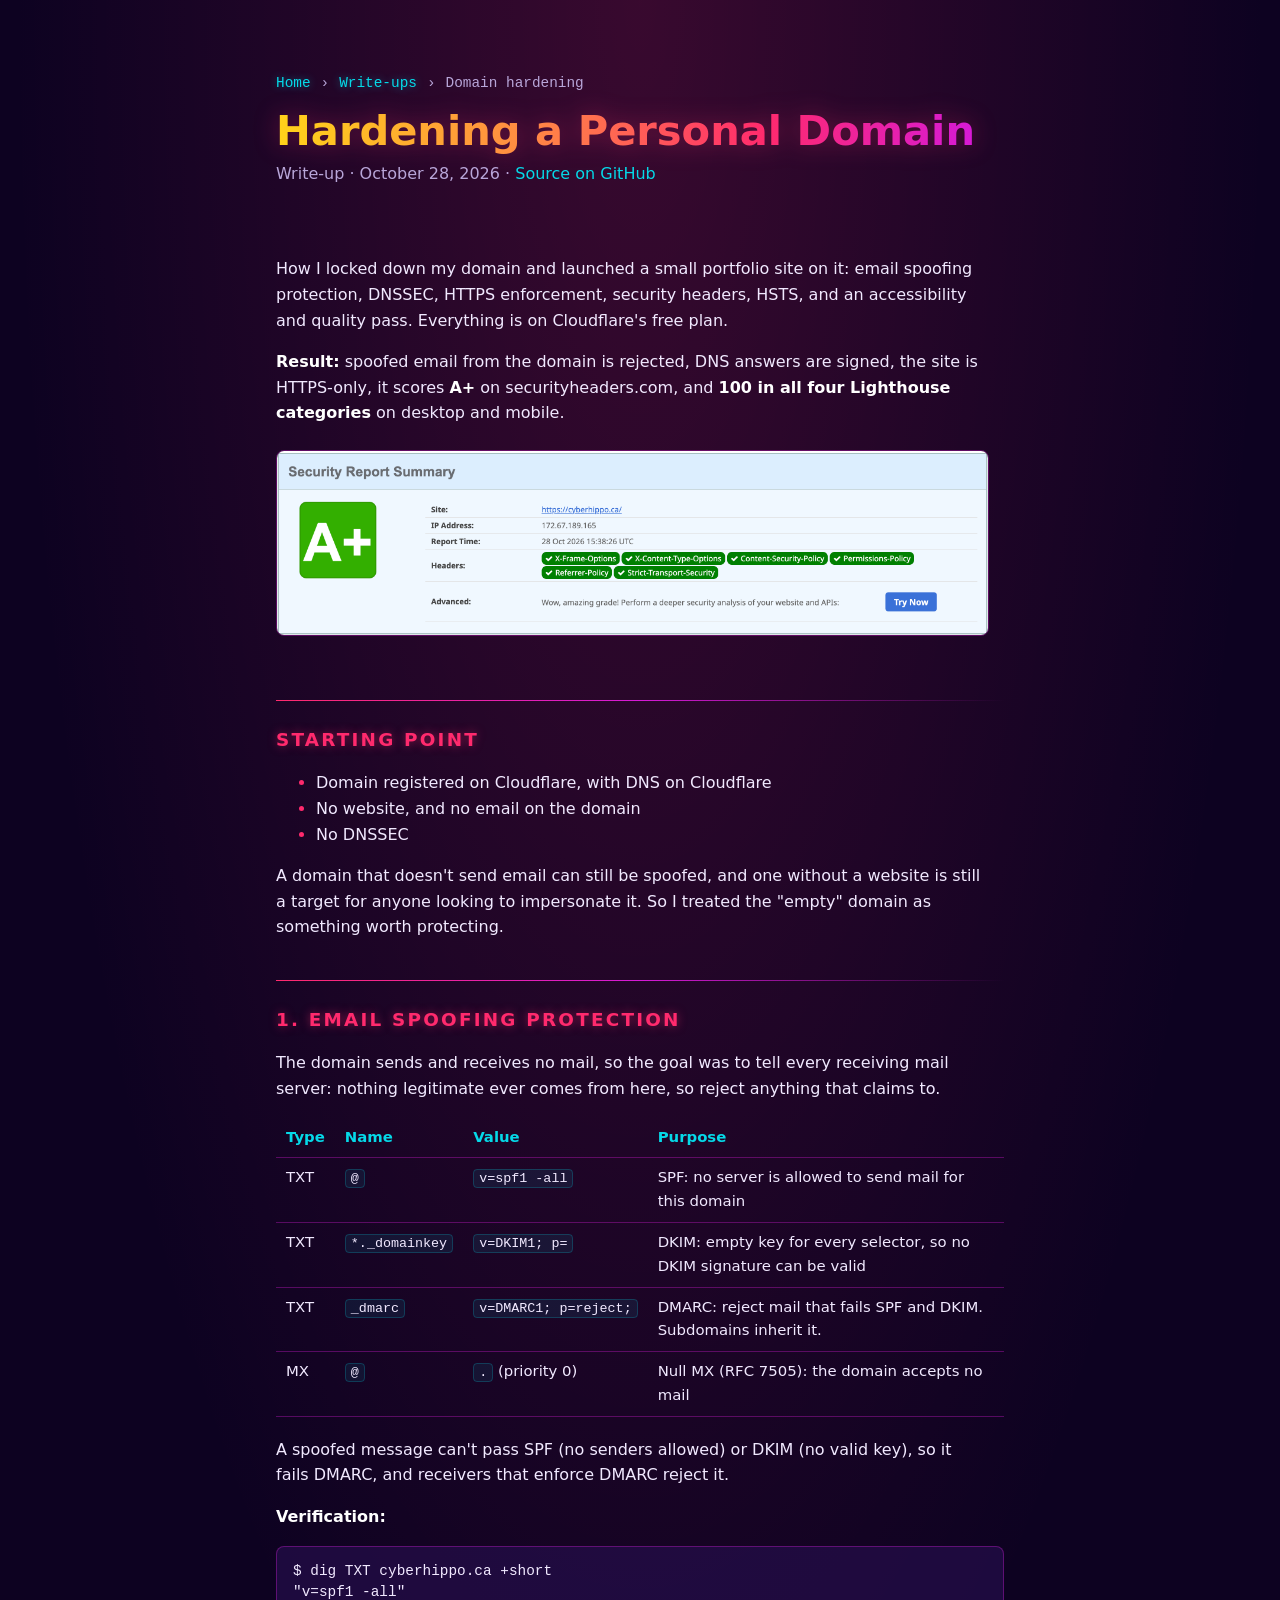
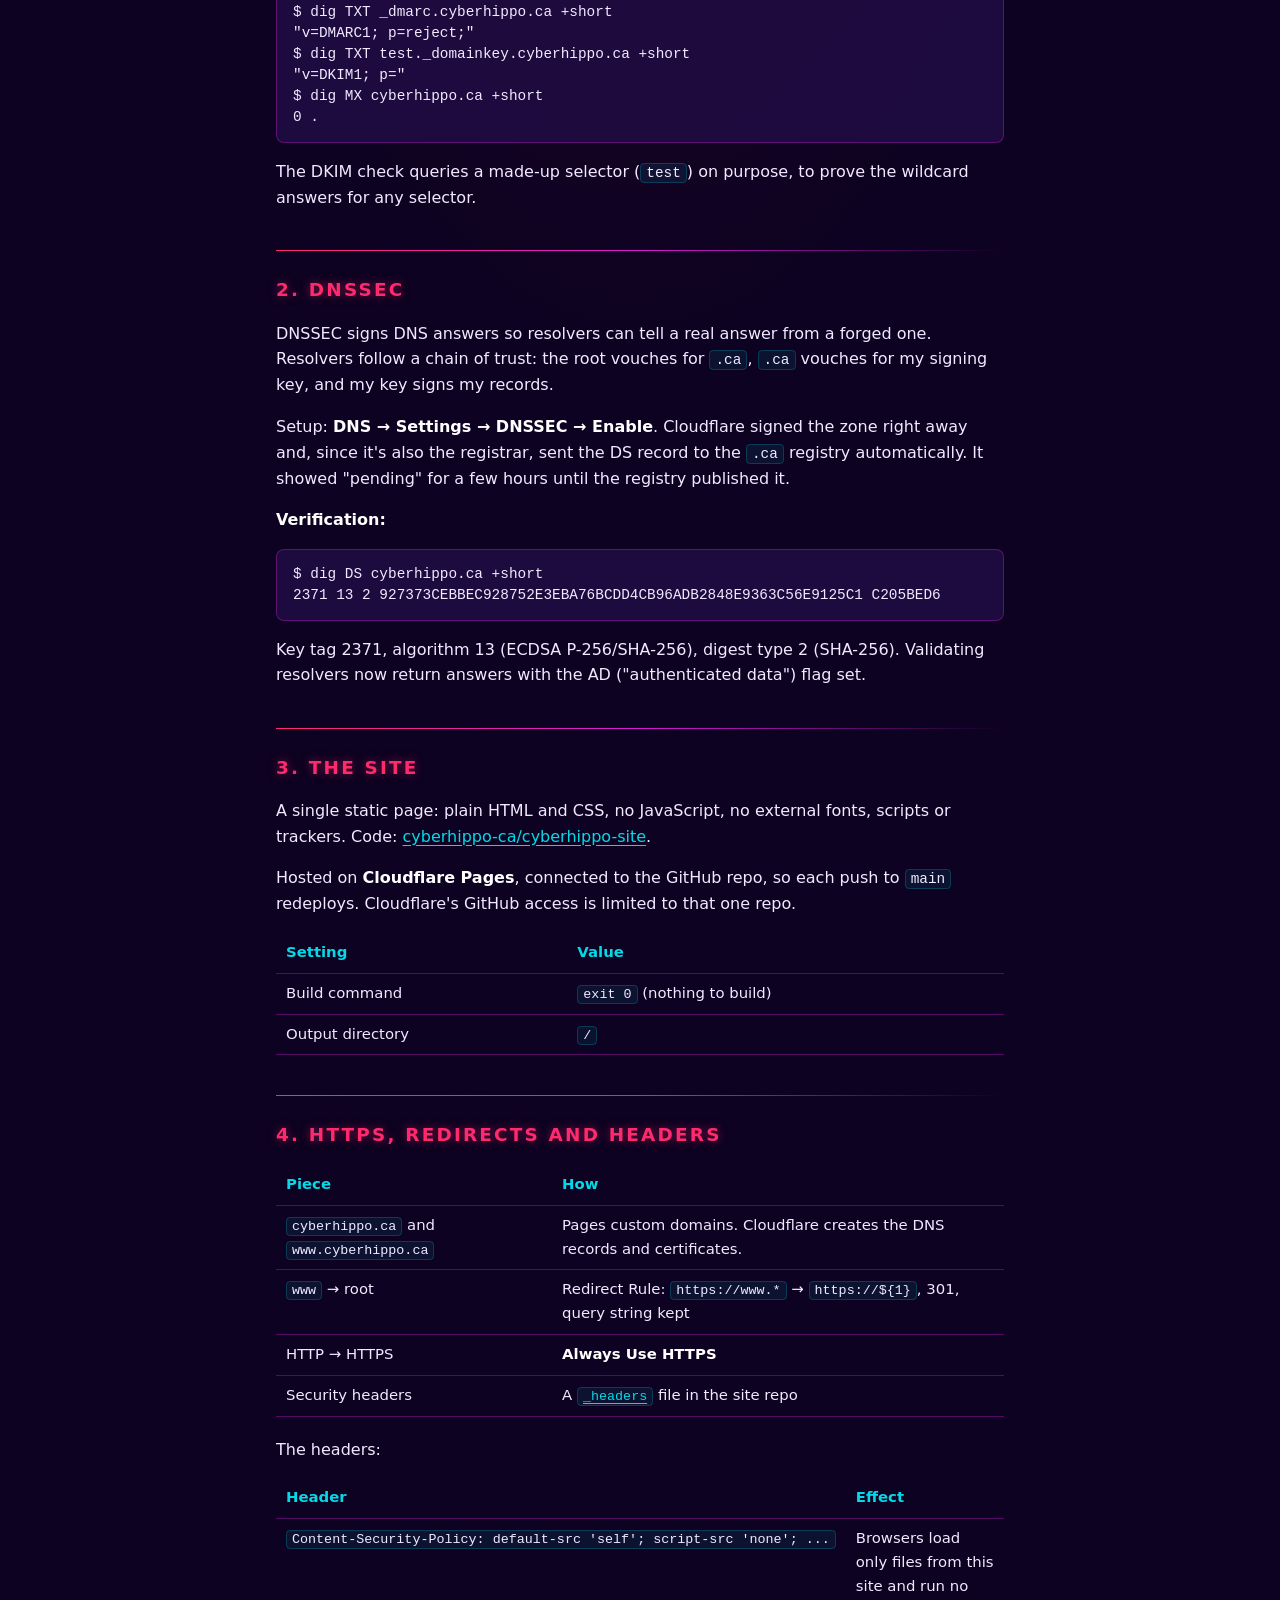
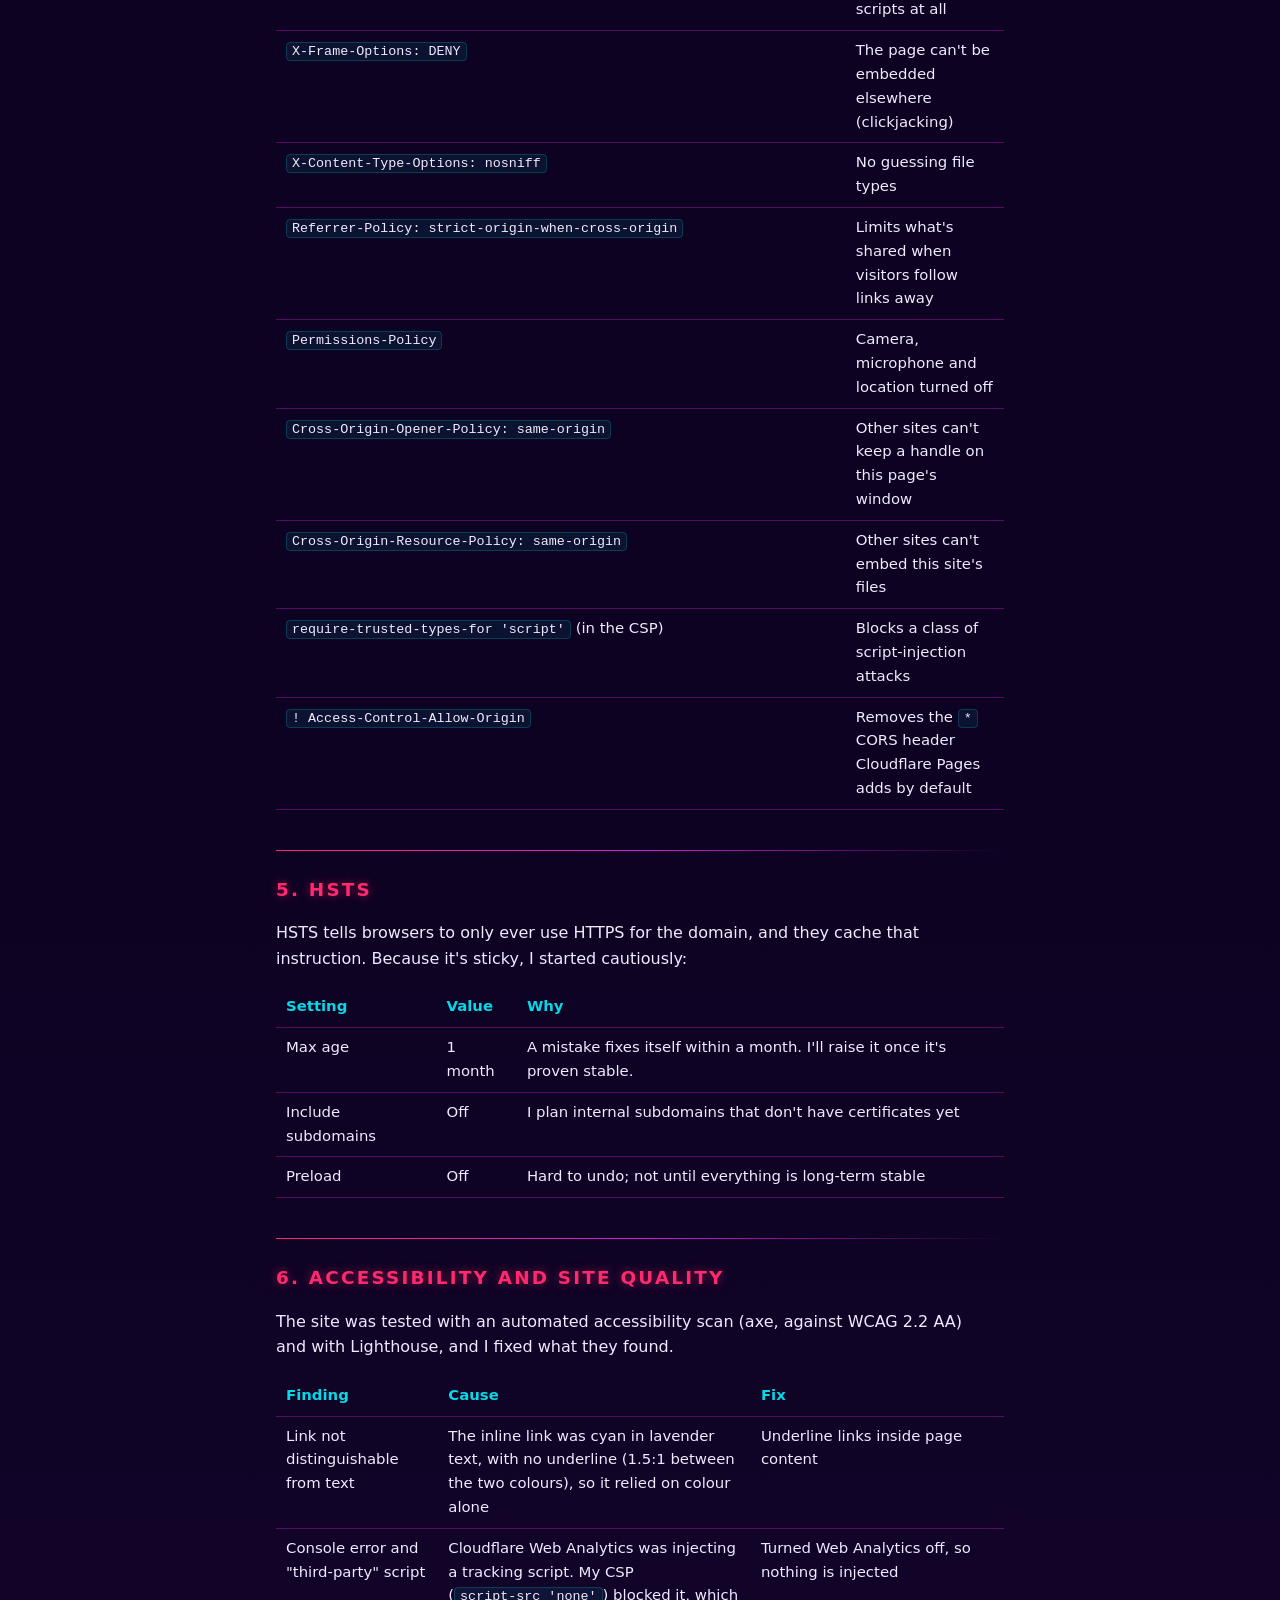
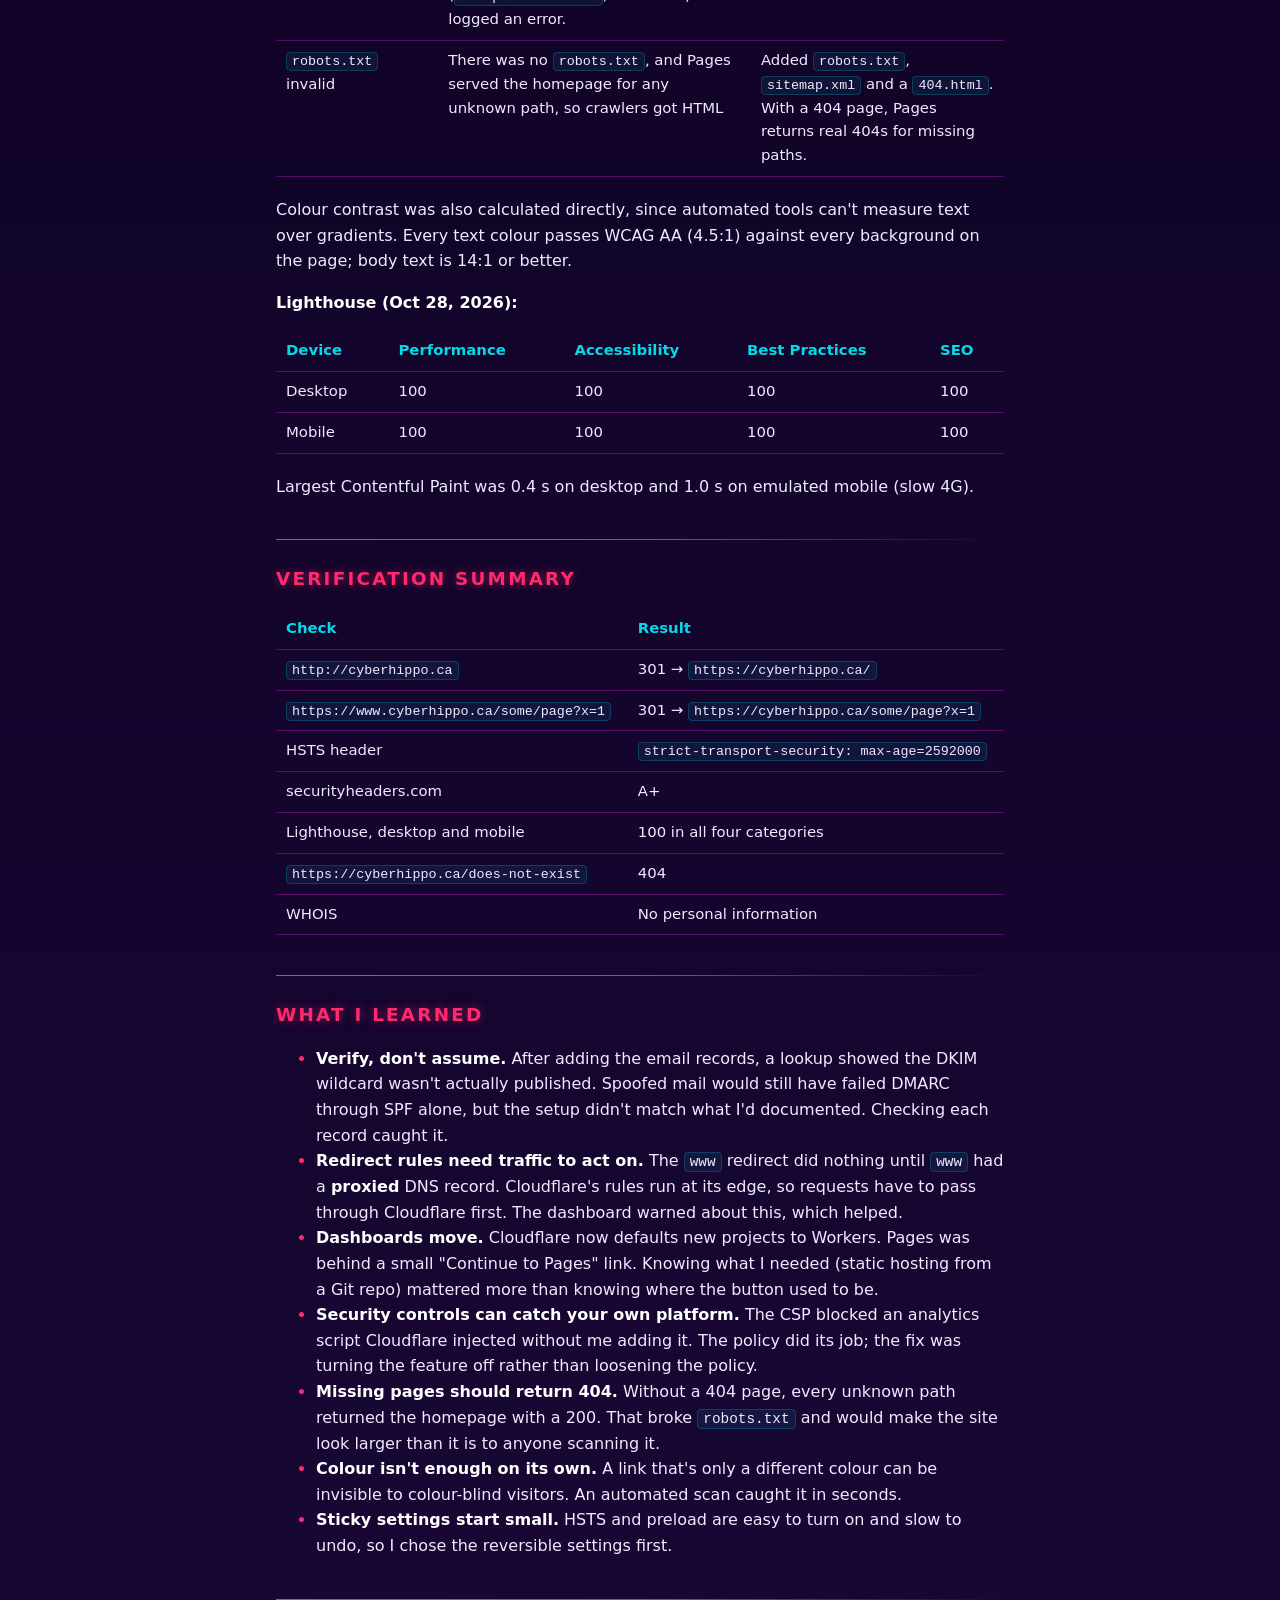
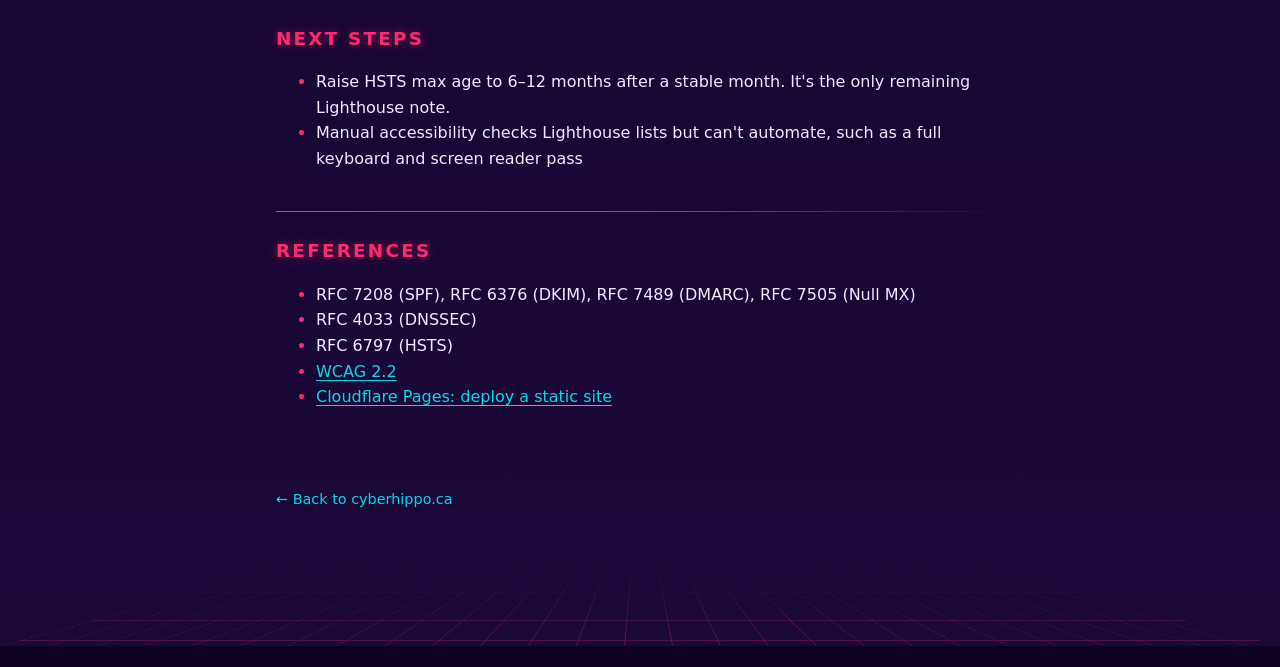
<file: writeups/domain-hardening.html>
<!doctype html>
<html lang="en">
<head>
  <meta charset="utf-8">
  <meta name="viewport" content="width=device-width, initial-scale=1">
  <title>Hardening a Personal Domain | cyberhippo.ca</title>
  <meta name="description" content="Email spoofing protection, DNSSEC, HSTS, security headers and an accessibility pass for cyberhippo.ca, all on Cloudflare's free plan.">
  <link rel="stylesheet" href="/style.css?v=9">
  <link rel="icon" href="/favicon.svg" type="image/svg+xml">
  <link rel="icon" href="/favicon.ico" sizes="any">
  <link rel="apple-touch-icon" href="/apple-touch-icon.png">
</head>
<body>
  <header class="intro">
    <nav class="breadcrumb" aria-label="Breadcrumb">
      <ol>
        <li><a href="/">Home</a></li>
        <li><a href="/writeups/">Write-ups</a></li>
        <li><a href="/writeups/domain-hardening" aria-current="page">Domain hardening</a></li>
      </ol>
    </nav>
    <h1>Hardening a Personal Domain</h1>
    <p class="tagline">Write-up &middot; <time datetime="2026-10-28">October 28, 2026</time> &middot; <a href="https://github.com/cyberhippo-ca/domain-hardening" target="_blank" rel="noopener noreferrer">Source on GitHub<span class="sr-only"> (opens in a new tab)</span></a></p>
  </header>
  <main class="article">
<p>How I locked down my domain and launched a small portfolio site on
it: email spoofing protection, DNSSEC, HTTPS enforcement, security
headers, HSTS, and an accessibility and quality pass. Everything is on
Cloudflare's free plan.</p>
<p><strong>Result:</strong> spoofed email from the domain is rejected,
DNS answers are signed, the site is HTTPS-only, it scores
<strong>A+</strong> on securityheaders.com, and <strong>100 in all four
Lighthouse categories</strong> on desktop and mobile.</p>
<p><img src="/writeups/images/securityheaders-a-plus.png"
alt="securityheaders.com A+ result for cyberhippo.ca" /></p>
<h2 id="starting-point">Starting point</h2>
<ul>
<li>Domain registered on Cloudflare, with DNS on Cloudflare</li>
<li>No website, and no email on the domain</li>
<li>No DNSSEC</li>
</ul>
<p>A domain that doesn't send email can still be spoofed, and one
without a website is still a target for anyone looking to impersonate
it. So I treated the "empty" domain as something worth protecting.</p>
<h2 id="1-email-spoofing-protection">1. Email spoofing protection</h2>
<p>The domain sends and receives no mail, so the goal was to tell every
receiving mail server: nothing legitimate ever comes from here, so
reject anything that claims to.</p>
<div class="table-wrap" tabindex="0" role="region" aria-label="1. Email spoofing protection table"><table>
<thead>
<tr class="header">
<th>Type</th>
<th>Name</th>
<th>Value</th>
<th>Purpose</th>
</tr>
</thead>
<tbody>
<tr class="odd">
<td>TXT</td>
<td><code>@</code></td>
<td><code>v=spf1 -all</code></td>
<td>SPF: no server is allowed to send mail for this domain</td>
</tr>
<tr class="even">
<td>TXT</td>
<td><code>*._domainkey</code></td>
<td><code>v=DKIM1; p=</code></td>
<td>DKIM: empty key for every selector, so no DKIM signature can be
valid</td>
</tr>
<tr class="odd">
<td>TXT</td>
<td><code>_dmarc</code></td>
<td><code>v=DMARC1; p=reject;</code></td>
<td>DMARC: reject mail that fails SPF and DKIM. Subdomains inherit
it.</td>
</tr>
<tr class="even">
<td>MX</td>
<td><code>@</code></td>
<td><code>.</code> (priority 0)</td>
<td>Null MX (RFC 7505): the domain accepts no mail</td>
</tr>
</tbody>
</table></div>
<p>A spoofed message can't pass SPF (no senders allowed) or DKIM (no
valid key), so it fails DMARC, and receivers that enforce DMARC reject
it.</p>
<p><strong>Verification:</strong></p>
<pre tabindex="0"><code>$ dig TXT cyberhippo.ca +short
&quot;v=spf1 -all&quot;
$ dig TXT _dmarc.cyberhippo.ca +short
&quot;v=DMARC1; p=reject;&quot;
$ dig TXT test._domainkey.cyberhippo.ca +short
&quot;v=DKIM1; p=&quot;
$ dig MX cyberhippo.ca +short
0 .</code></pre>
<p>The DKIM check queries a made-up selector (<code>test</code>) on
purpose, to prove the wildcard answers for any selector.</p>
<h2 id="2-dnssec">2. DNSSEC</h2>
<p>DNSSEC signs DNS answers so resolvers can tell a real answer from a
forged one. Resolvers follow a chain of trust: the root vouches for
<code>.ca</code>, <code>.ca</code> vouches for my signing key, and my
key signs my records.</p>
<p>Setup: <strong>DNS → Settings → DNSSEC → Enable</strong>. Cloudflare
signed the zone right away and, since it's also the registrar, sent the
DS record to the <code>.ca</code> registry automatically. It showed
"pending" for a few hours until the registry published it.</p>
<p><strong>Verification:</strong></p>
<pre tabindex="0"><code>$ dig DS cyberhippo.ca +short
2371 13 2 927373CEBBEC928752E3EBA76BCDD4CB96ADB2848E9363C56E9125C1 C205BED6</code></pre>
<p>Key tag 2371, algorithm 13 (ECDSA P-256/SHA-256), digest type 2
(SHA-256). Validating resolvers now return answers with the AD
("authenticated data") flag set.</p>
<h2 id="3-the-site">3. The site</h2>
<p>A single static page: plain HTML and CSS, no JavaScript, no external
fonts, scripts or trackers. Code: <a
href="https://github.com/cyberhippo-ca/cyberhippo-site" target="_blank" rel="noopener noreferrer">cyberhippo-ca/cyberhippo-site<span class="sr-only"> (opens in a new tab)</span></a>.</p>
<p>Hosted on <strong>Cloudflare Pages</strong>, connected to the GitHub
repo, so each push to <code>main</code> redeploys. Cloudflare's GitHub
access is limited to that one repo.</p>
<div class="table-wrap" tabindex="0" role="region" aria-label="3. The site table"><table>
<thead>
<tr class="header">
<th>Setting</th>
<th>Value</th>
</tr>
</thead>
<tbody>
<tr class="odd">
<td>Build command</td>
<td><code>exit 0</code> (nothing to build)</td>
</tr>
<tr class="even">
<td>Output directory</td>
<td><code>/</code></td>
</tr>
</tbody>
</table></div>
<h2 id="4-https-redirects-and-headers">4. HTTPS, redirects and
headers</h2>
<div class="table-wrap" tabindex="0" role="region" aria-label="4. HTTPS, redirects and headers table"><table>
<thead>
<tr class="header">
<th>Piece</th>
<th>How</th>
</tr>
</thead>
<tbody>
<tr class="odd">
<td><code>cyberhippo.ca</code> and <code>www.cyberhippo.ca</code></td>
<td>Pages custom domains. Cloudflare creates the DNS records and
certificates.</td>
</tr>
<tr class="even">
<td><code>www</code> → root</td>
<td>Redirect Rule: <code>https://www.*</code> →
<code>https://${1}</code>, 301, query string kept</td>
</tr>
<tr class="odd">
<td>HTTP → HTTPS</td>
<td><strong>Always Use HTTPS</strong></td>
</tr>
<tr class="even">
<td>Security headers</td>
<td>A <a
href="https://github.com/cyberhippo-ca/cyberhippo-site/blob/main/_headers" target="_blank" rel="noopener noreferrer"><code>_headers</code><span class="sr-only"> (opens in a new tab)</span></a>
file in the site repo</td>
</tr>
</tbody>
</table></div>
<p>The headers:</p>
<div class="table-wrap" tabindex="0" role="region" aria-label="4. HTTPS, redirects and headers (2) table"><table>
<thead>
<tr class="header">
<th>Header</th>
<th>Effect</th>
</tr>
</thead>
<tbody>
<tr class="odd">
<td><code>Content-Security-Policy: default-src 'self'; script-src 'none'; ...</code></td>
<td>Browsers load only files from this site and run no scripts at
all</td>
</tr>
<tr class="even">
<td><code>X-Frame-Options: DENY</code></td>
<td>The page can't be embedded elsewhere (clickjacking)</td>
</tr>
<tr class="odd">
<td><code>X-Content-Type-Options: nosniff</code></td>
<td>No guessing file types</td>
</tr>
<tr class="even">
<td><code>Referrer-Policy: strict-origin-when-cross-origin</code></td>
<td>Limits what's shared when visitors follow links away</td>
</tr>
<tr class="odd">
<td><code>Permissions-Policy</code></td>
<td>Camera, microphone and location turned off</td>
</tr>
<tr class="even">
<td><code>Cross-Origin-Opener-Policy: same-origin</code></td>
<td>Other sites can't keep a handle on this page's window</td>
</tr>
<tr class="odd">
<td><code>Cross-Origin-Resource-Policy: same-origin</code></td>
<td>Other sites can't embed this site's files</td>
</tr>
<tr class="even">
<td><code>require-trusted-types-for 'script'</code> (in the CSP)</td>
<td>Blocks a class of script-injection attacks</td>
</tr>
<tr class="odd">
<td><code>! Access-Control-Allow-Origin</code></td>
<td>Removes the <code>*</code> CORS header Cloudflare Pages adds by
default</td>
</tr>
</tbody>
</table></div>
<h2 id="5-hsts">5. HSTS</h2>
<p>HSTS tells browsers to only ever use HTTPS for the domain, and they
cache that instruction. Because it's sticky, I started cautiously:</p>
<div class="table-wrap" tabindex="0" role="region" aria-label="5. HSTS table"><table>
<thead>
<tr class="header">
<th>Setting</th>
<th>Value</th>
<th>Why</th>
</tr>
</thead>
<tbody>
<tr class="odd">
<td>Max age</td>
<td>1 month</td>
<td>A mistake fixes itself within a month. I'll raise it once it's
proven stable.</td>
</tr>
<tr class="even">
<td>Include subdomains</td>
<td>Off</td>
<td>I plan internal subdomains that don't have certificates yet</td>
</tr>
<tr class="odd">
<td>Preload</td>
<td>Off</td>
<td>Hard to undo; not until everything is long-term stable</td>
</tr>
</tbody>
</table></div>
<h2 id="6-accessibility-and-site-quality">6. Accessibility and site
quality</h2>
<p>The site was tested with an automated accessibility scan (axe,
against WCAG 2.2 AA) and with Lighthouse, and I fixed what they
found.</p>
<div class="table-wrap" tabindex="0" role="region" aria-label="6. Accessibility and site quality table"><table>
<thead>
<tr class="header">
<th>Finding</th>
<th>Cause</th>
<th>Fix</th>
</tr>
</thead>
<tbody>
<tr class="odd">
<td>Link not distinguishable from text</td>
<td>The inline link was cyan in lavender text, with no underline (1.5:1
between the two colours), so it relied on colour alone</td>
<td>Underline links inside page content</td>
</tr>
<tr class="even">
<td>Console error and "third-party" script</td>
<td>Cloudflare Web Analytics was injecting a tracking script. My CSP
(<code>script-src 'none'</code>) blocked it, which logged an error.</td>
<td>Turned Web Analytics off, so nothing is injected</td>
</tr>
<tr class="odd">
<td><code>robots.txt</code> invalid</td>
<td>There was no <code>robots.txt</code>, and Pages served the homepage
for any unknown path, so crawlers got HTML</td>
<td>Added <code>robots.txt</code>, <code>sitemap.xml</code> and a
<code>404.html</code>. With a 404 page, Pages returns real 404s for
missing paths.</td>
</tr>
</tbody>
</table></div>
<p>Colour contrast was also calculated directly, since automated tools
can't measure text over gradients. Every text colour passes WCAG AA
(4.5:1) against every background on the page; body text is 14:1 or
better.</p>
<p><strong>Lighthouse (Oct 28, 2026):</strong></p>
<div class="table-wrap" tabindex="0" role="region" aria-label="6. Accessibility and site quality (2) table"><table>
<thead>
<tr class="header">
<th>Device</th>
<th>Performance</th>
<th>Accessibility</th>
<th>Best Practices</th>
<th>SEO</th>
</tr>
</thead>
<tbody>
<tr class="odd">
<td>Desktop</td>
<td>100</td>
<td>100</td>
<td>100</td>
<td>100</td>
</tr>
<tr class="even">
<td>Mobile</td>
<td>100</td>
<td>100</td>
<td>100</td>
<td>100</td>
</tr>
</tbody>
</table></div>
<p>Largest Contentful Paint was 0.4 s on desktop and 1.0 s on emulated
mobile (slow 4G).</p>
<h2 id="verification-summary">Verification summary</h2>
<div class="table-wrap" tabindex="0" role="region" aria-label="Verification summary table"><table>
<thead>
<tr class="header">
<th>Check</th>
<th>Result</th>
</tr>
</thead>
<tbody>
<tr class="odd">
<td><code>http://cyberhippo.ca</code></td>
<td>301 → <code>https://cyberhippo.ca/</code></td>
</tr>
<tr class="even">
<td><code>https://www.cyberhippo.ca/some/page?x=1</code></td>
<td>301 → <code>https://cyberhippo.ca/some/page?x=1</code></td>
</tr>
<tr class="odd">
<td>HSTS header</td>
<td><code>strict-transport-security: max-age=2592000</code></td>
</tr>
<tr class="even">
<td>securityheaders.com</td>
<td>A+</td>
</tr>
<tr class="odd">
<td>Lighthouse, desktop and mobile</td>
<td>100 in all four categories</td>
</tr>
<tr class="even">
<td><code>https://cyberhippo.ca/does-not-exist</code></td>
<td>404</td>
</tr>
<tr class="odd">
<td>WHOIS</td>
<td>No personal information</td>
</tr>
</tbody>
</table></div>
<h2 id="what-i-learned">What I learned</h2>
<ul>
<li><strong>Verify, don't assume.</strong> After adding the email
records, a lookup showed the DKIM wildcard wasn't actually published.
Spoofed mail would still have failed DMARC through SPF alone, but the
setup didn't match what I'd documented. Checking each record caught
it.</li>
<li><strong>Redirect rules need traffic to act on.</strong> The
<code>www</code> redirect did nothing until <code>www</code> had a
<strong>proxied</strong> DNS record. Cloudflare's rules run at its edge,
so requests have to pass through Cloudflare first. The dashboard warned
about this, which helped.</li>
<li><strong>Dashboards move.</strong> Cloudflare now defaults new
projects to Workers. Pages was behind a small "Continue to Pages" link.
Knowing what I needed (static hosting from a Git repo) mattered more
than knowing where the button used to be.</li>
<li><strong>Security controls can catch your own platform.</strong> The
CSP blocked an analytics script Cloudflare injected without me adding
it. The policy did its job; the fix was turning the feature off rather
than loosening the policy.</li>
<li><strong>Missing pages should return 404.</strong> Without a 404
page, every unknown path returned the homepage with a 200. That broke
<code>robots.txt</code> and would make the site look larger than it is
to anyone scanning it.</li>
<li><strong>Colour isn't enough on its own.</strong> A link that's only
a different colour can be invisible to colour-blind visitors. An
automated scan caught it in seconds.</li>
<li><strong>Sticky settings start small.</strong> HSTS and preload are
easy to turn on and slow to undo, so I chose the reversible settings
first.</li>
</ul>
<h2 id="next-steps">Next steps</h2>
<ul>
<li>Raise HSTS max age to 6–12 months after a stable month. It's the
only remaining Lighthouse note.</li>
<li>Manual accessibility checks Lighthouse lists but can't automate,
such as a full keyboard and screen reader pass</li>
</ul>
<h2 id="references">References</h2>
<ul>
<li>RFC 7208 (SPF), RFC 6376 (DKIM), RFC 7489 (DMARC), RFC 7505 (Null
MX)</li>
<li>RFC 4033 (DNSSEC)</li>
<li>RFC 6797 (HSTS)</li>
<li><a href="https://www.w3.org/TR/WCAG22/" target="_blank" rel="noopener noreferrer">WCAG 2.2<span class="sr-only"> (opens in a new tab)</span></a></li>
<li><a
href="https://developers.cloudflare.com/pages/framework-guides/deploy-anything" target="_blank" rel="noopener noreferrer">Cloudflare
Pages: deploy a static site<span class="sr-only"> (opens in a new tab)</span></a></li>
</ul>

  </main>
  <footer>
    <p><a href="/">&larr; Back to cyberhippo.ca</a></p>
  </footer>
</body>
</html>
</file>
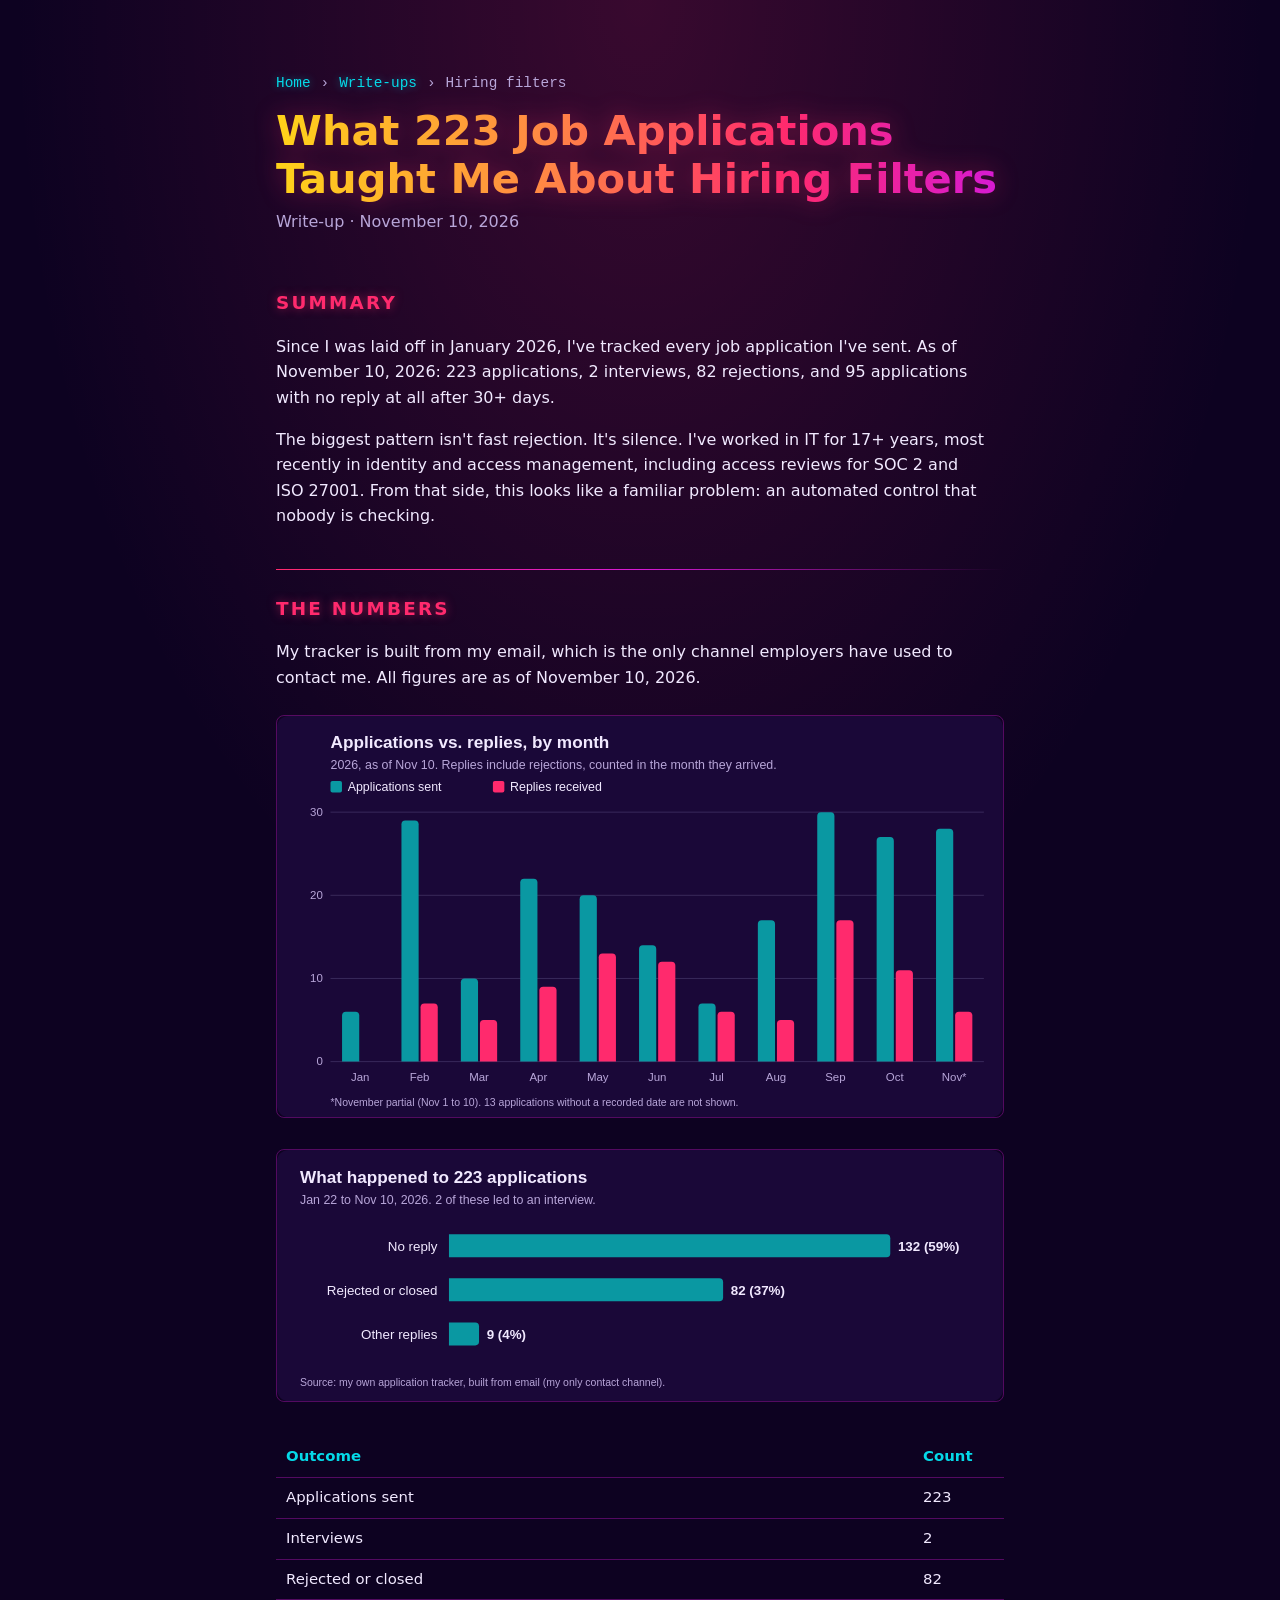
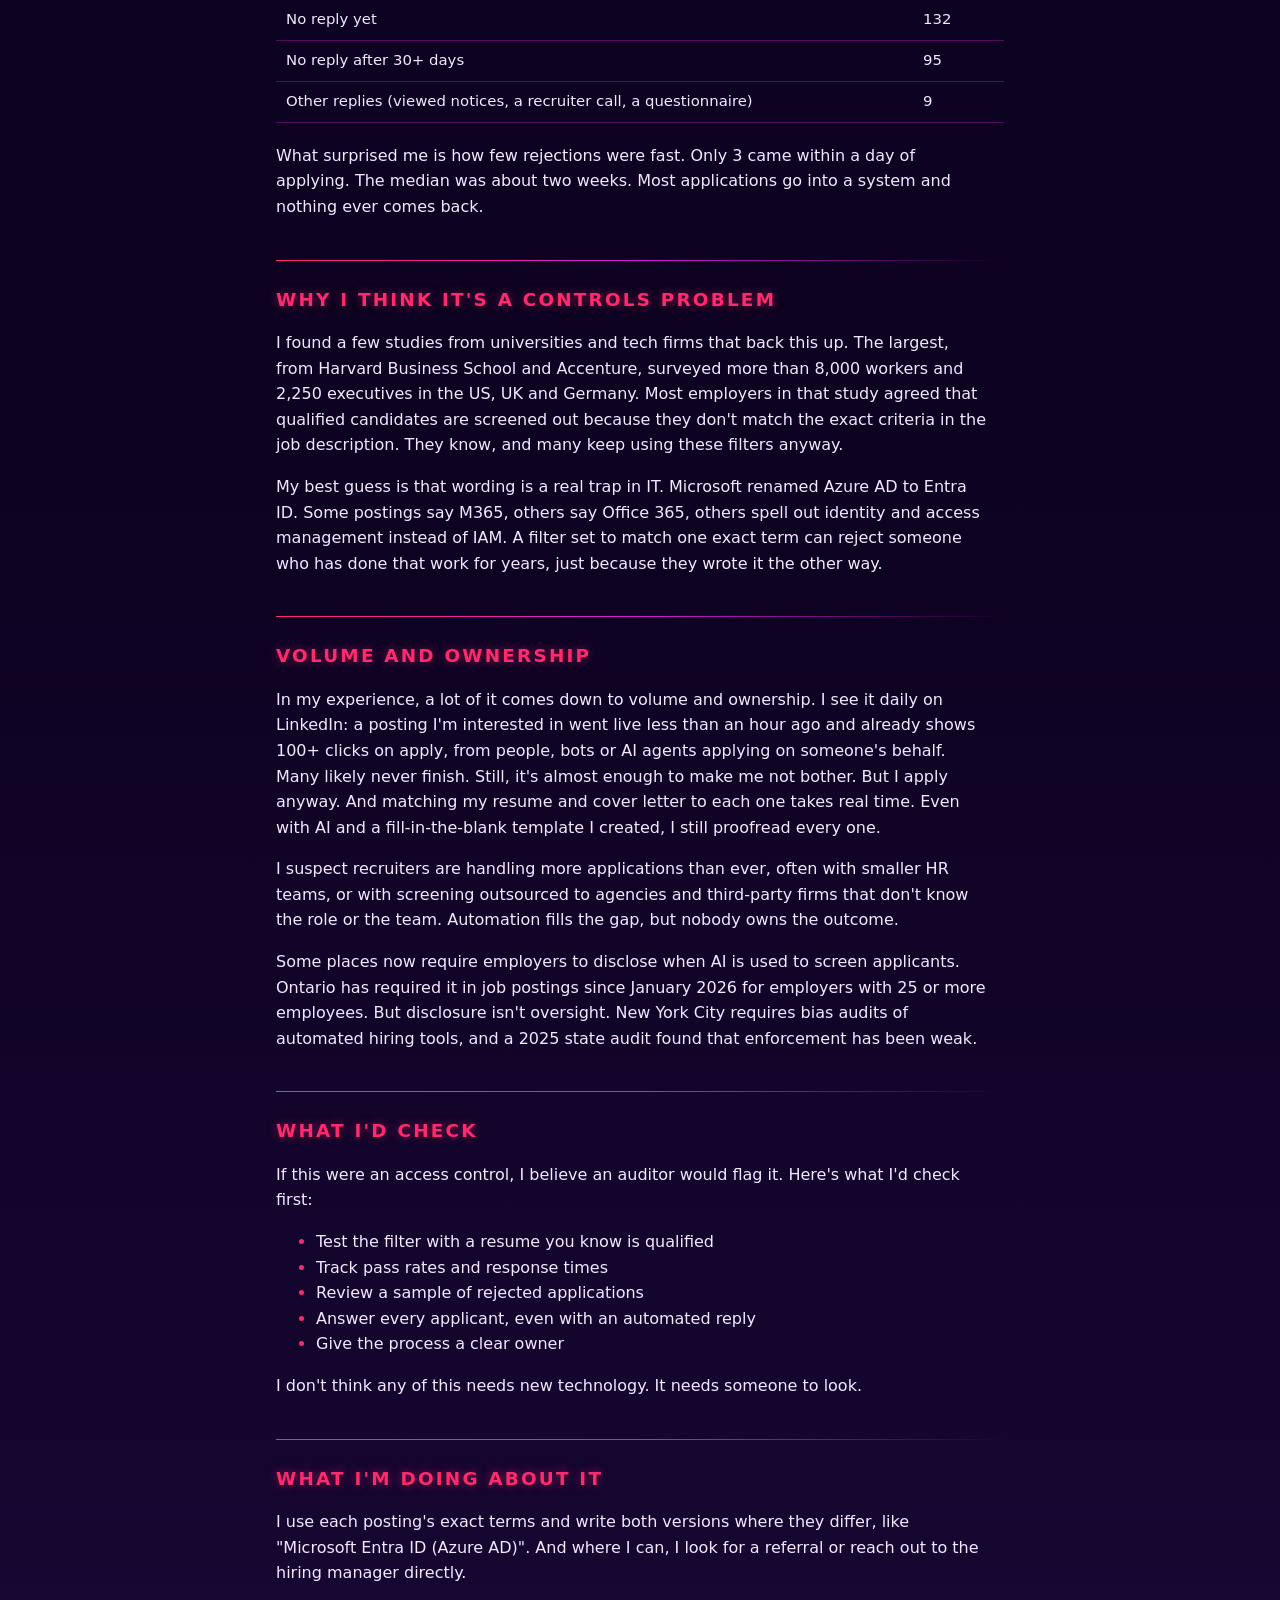
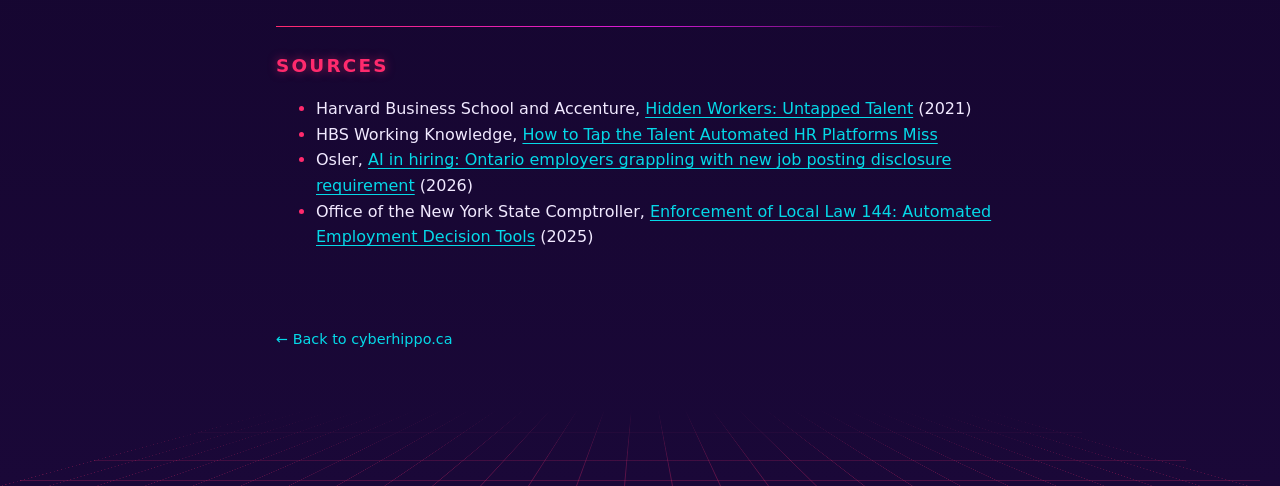
<file: writeups/hiring-filters.html>
<!doctype html>
<html lang="en">
<head>
  <meta charset="utf-8">
  <meta name="viewport" content="width=device-width, initial-scale=1">
  <title>What 223 Job Applications Taught Me About Hiring Filters | cyberhippo.ca</title>
  <meta name="description" content="What 223 job applications, 2 interviews and 95 unanswered applications taught me about automated hiring filters, and why they look like an access control nobody is checking.">
  <meta property="og:type" content="article">
  <meta property="og:title" content="What 223 Job Applications Taught Me About Hiring Filters">
  <meta property="og:description" content="What 223 job applications, 2 interviews and 95 unanswered applications taught me about automated hiring filters, and why they look like an access control nobody is checking.">
  <meta property="og:url" content="https://cyberhippo.ca/writeups/hiring-filters">
  <meta property="og:image" content="https://cyberhippo.ca/images/og-image.png?v=3">
  <meta property="og:image:width" content="1200">
  <meta property="og:image:height" content="627">
  <meta property="og:image:alt" content="cyberhippo.ca: John Hilsenteger, systems and identity administrator">
  <meta name="twitter:card" content="summary_large_image">
  <link rel="stylesheet" href="/style.css?v=9">
  <link rel="icon" href="/favicon.svg" type="image/svg+xml">
  <link rel="icon" href="/favicon.ico" sizes="any">
  <link rel="apple-touch-icon" href="/apple-touch-icon.png">
</head>
<body>
  <header class="intro">
    <nav class="breadcrumb" aria-label="Breadcrumb">
      <ol>
        <li><a href="/">Home</a></li>
        <li><a href="/writeups/">Write-ups</a></li>
        <li><a href="/writeups/hiring-filters" aria-current="page">Hiring filters</a></li>
      </ol>
    </nav>
    <h1>What 223 Job Applications Taught Me About Hiring Filters</h1>
    <p class="tagline">Write-up &middot; <time datetime="2026-11-10">November 10, 2026</time></p>
  </header>
  <main class="article">
<h2 id="summary">Summary</h2>
<p>Since I was laid off in January 2026, I've tracked every job
application I've sent. As of November 10, 2026: 223 applications, 2
interviews, 82 rejections, and 95 applications with no reply at all
after 30+ days.</p>
<p>The biggest pattern isn't fast rejection. It's silence. I've worked
in IT for 17+ years, most recently in identity and access management,
including access reviews for SOC 2 and ISO 27001. From that side, this
looks like a familiar problem: an automated control that nobody is
checking.</p>

<h2 id="the-numbers">The numbers</h2>
<p>My tracker is built from my email, which is the only channel
employers have used to contact me. All figures are as of November 10,
2026.</p>
<img src="/writeups/images/applications-by-month.svg" width="760" height="420"
     alt="Grouped bar chart of applications sent and replies received each month from January to November 2026. Applications: Jan 6, Feb 29, Mar 10, Apr 22, May 20, Jun 14, Jul 7, Aug 17, Sep 30, Oct 27, Nov 28. Replies: Jan 0, Feb 7, Mar 5, Apr 9, May 13, Jun 12, Jul 6, Aug 5, Sep 17, Oct 11, Nov 6. November covers Nov 1 to 10 only. 13 applications without a recorded date are not included.">
<img src="/writeups/images/application-outcomes.svg" width="760" height="262"
     alt="Horizontal bar chart of what happened to 223 applications: 132 no reply (59%), 82 rejected or closed (37%), 9 other replies (4%). 2 led to an interview.">
<div class="table-wrap" tabindex="0" role="region" aria-label="Outcomes table"><table>
<caption class="sr-only">Application outcomes as of November 10, 2026</caption>
<thead>
<tr><th>Outcome</th><th>Count</th></tr>
</thead>
<tbody>
<tr><td>Applications sent</td><td>223</td></tr>
<tr><td>Interviews</td><td>2</td></tr>
<tr><td>Rejected or closed</td><td>82</td></tr>
<tr><td>No reply yet</td><td>132</td></tr>
<tr><td>No reply after 30+ days</td><td>95</td></tr>
<tr><td>Other replies (viewed notices, a recruiter call, a questionnaire)</td><td>9</td></tr>
</tbody>
</table></div>
<p>What surprised me is how few rejections were fast. Only 3 came within
a day of applying. The median was about two weeks. Most applications go
into a system and nothing ever comes back.</p>

<h2 id="controls-problem">Why I think it's a controls problem</h2>
<p>I found a few studies from universities and tech firms that back this
up. The largest, from Harvard Business School and Accenture, surveyed
more than 8,000 workers and 2,250 executives in the US, UK and Germany.
Most employers in that study agreed that qualified candidates are
screened out because they don't match the exact criteria in the job
description. They know, and many keep using these filters anyway.</p>
<p>My best guess is that wording is a real trap in IT. Microsoft renamed
Azure AD to Entra ID. Some postings say M365, others say Office 365,
others spell out identity and access management instead of IAM. A
filter set to match one exact term can reject someone who has done that
work for years, just because they wrote it the other way.</p>

<h2 id="volume-and-ownership">Volume and ownership</h2>
<p>In my experience, a lot of it comes down to volume and ownership. I
see it daily on LinkedIn: a posting I'm interested in went live less
than an hour ago and already shows 100+ clicks on apply, from people,
bots or AI agents applying on someone's behalf. Many likely never
finish. Still, it's almost enough to make me not bother. But I apply
anyway. And matching my resume and cover letter to each one takes real
time. Even with AI and a fill-in-the-blank template I created, I still
proofread every one.</p>
<p>I suspect recruiters are handling more applications than ever, often
with smaller HR teams, or with screening outsourced to agencies and
third-party firms that don't know the role or the team. Automation
fills the gap, but nobody owns the outcome.</p>
<p>Some places now require employers to disclose when AI is used to
screen applicants. Ontario has required it in job postings since
January 2026 for employers with 25 or more employees. But disclosure
isn't oversight. New York City requires bias audits of automated hiring
tools, and a 2025 state audit found that enforcement has been weak.</p>

<h2 id="what-id-check">What I'd check</h2>
<p>If this were an access control, I believe an auditor would flag it.
Here's what I'd check first:</p>
<ul>
<li>Test the filter with a resume you know is qualified</li>
<li>Track pass rates and response times</li>
<li>Review a sample of rejected applications</li>
<li>Answer every applicant, even with an automated reply</li>
<li>Give the process a clear owner</li>
</ul>
<p>I don't think any of this needs new technology. It needs someone to
look.</p>

<h2 id="what-im-doing">What I'm doing about it</h2>
<p>I use each posting's exact terms and write both versions where they
differ, like "Microsoft Entra ID (Azure AD)". And where I can, I look
for a referral or reach out to the hiring manager directly.</p>

<h2 id="sources">Sources</h2>
<ul>
<li>Harvard Business School and Accenture, <a href="https://www.hbs.edu/managing-the-future-of-work/research/hidden-workers-untapped-talent" target="_blank" rel="noopener noreferrer">Hidden Workers: Untapped Talent<span class="sr-only"> (opens in a new tab)</span></a> (2021)</li>
<li>HBS Working Knowledge, <a href="https://hbswk.hbs.edu/item/how-to-tap-the-talent-automated-hr-platforms-miss" target="_blank" rel="noopener noreferrer">How to Tap the Talent Automated HR Platforms Miss<span class="sr-only"> (opens in a new tab)</span></a></li>
<li>Osler, <a href="https://www.osler.com/en/insights/blogs/employment-and-labour-law-blog/ai-in-hiring-ontario-employers-grappling-with-new-job-posting-disclosure-requirement/" target="_blank" rel="noopener noreferrer">AI in hiring: Ontario employers grappling with new job posting disclosure requirement<span class="sr-only"> (opens in a new tab)</span></a> (2026)</li>
<li>Office of the New York State Comptroller, <a href="https://www.osc.ny.gov/state-agencies/audits/2025/12/02/enforcement-local-law-144-automated-employment-decision-tools" target="_blank" rel="noopener noreferrer">Enforcement of Local Law 144: Automated Employment Decision Tools<span class="sr-only"> (opens in a new tab)</span></a> (2025)</li>
</ul>

  </main>
  <footer>
    <p><a href="/"><span aria-hidden="true">&larr;</span> Back to cyberhippo.ca</a></p>
  </footer>
</body>
</html>
</file>
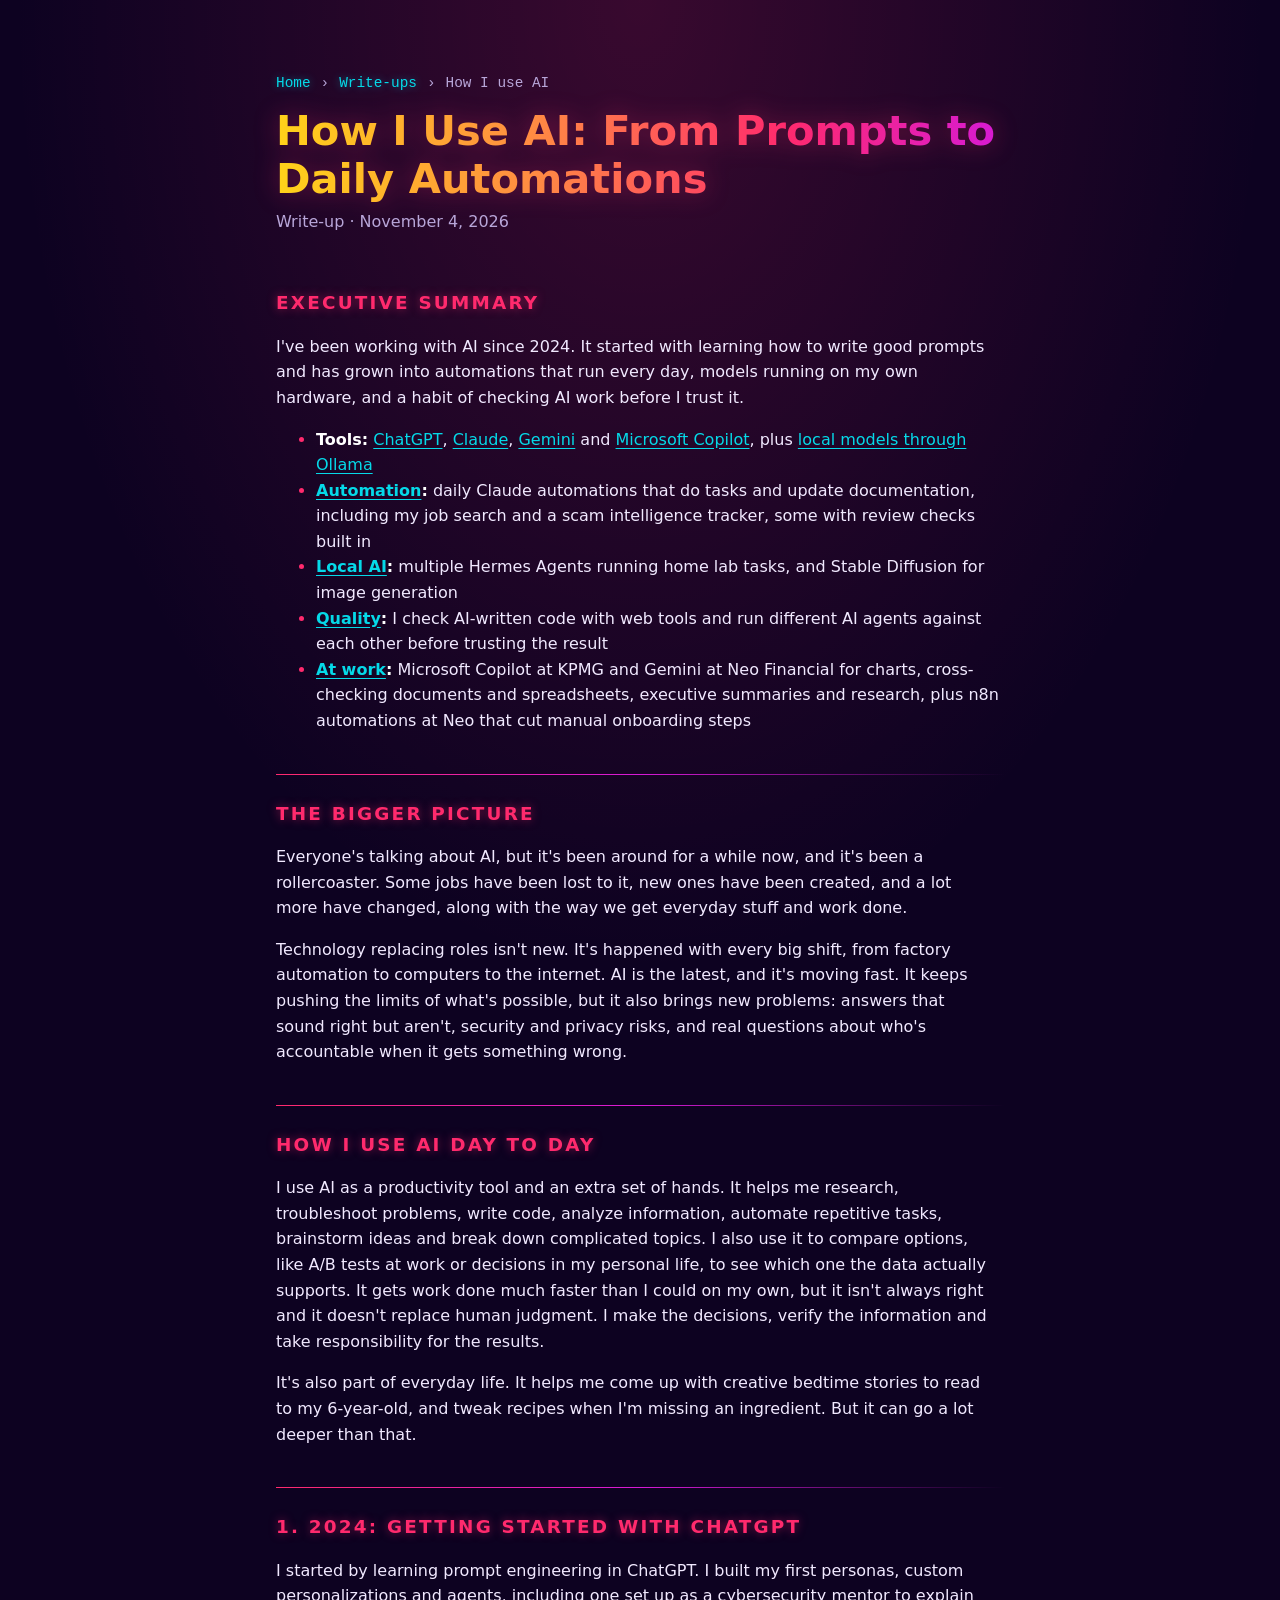
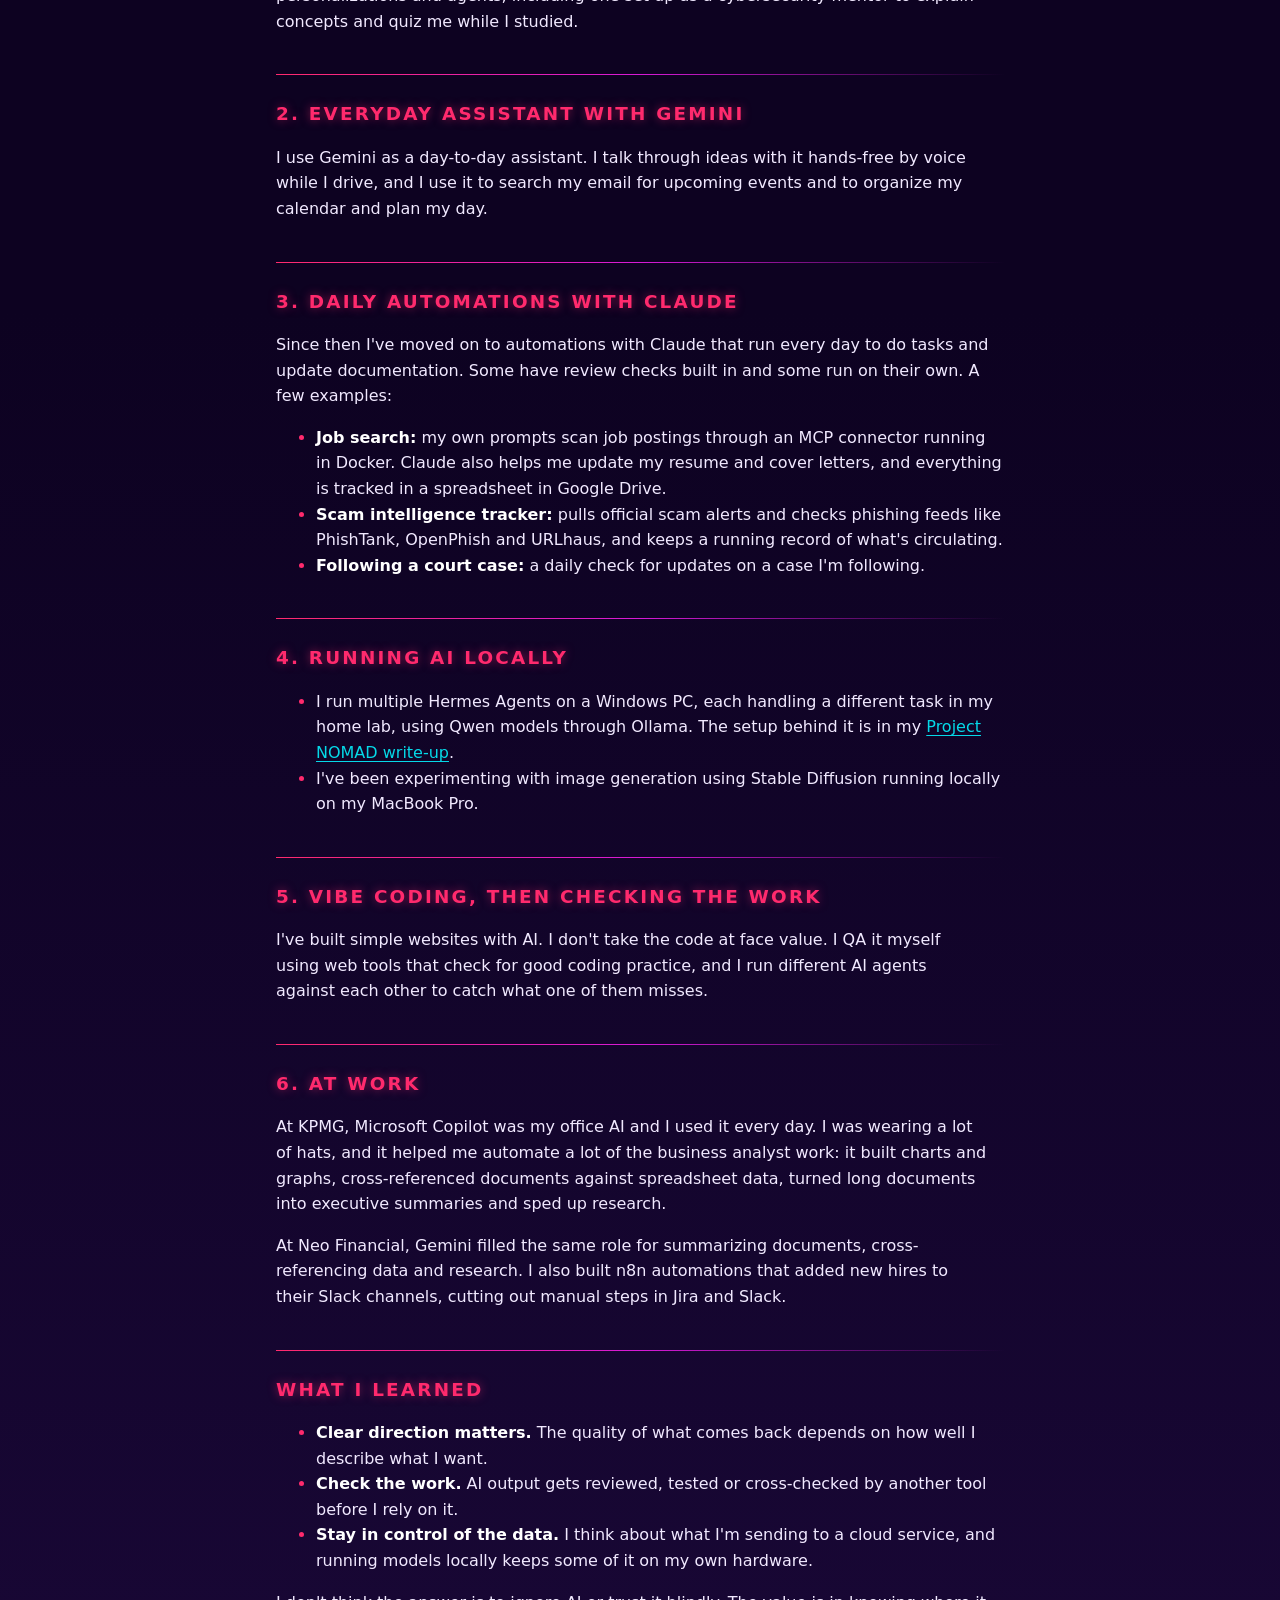
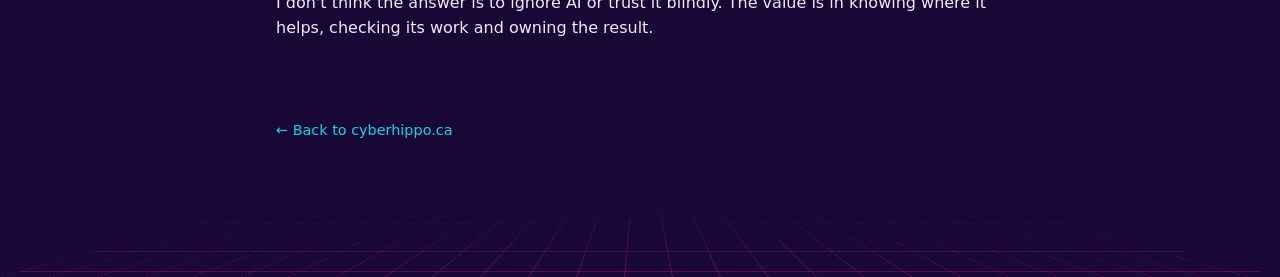
<file: writeups/how-i-use-ai.html>
<!doctype html>
<html lang="en">
<head>
  <meta charset="utf-8">
  <meta name="viewport" content="width=device-width, initial-scale=1">
  <title>How I Use AI: From Prompts to Daily Automations | cyberhippo.ca</title>
  <meta name="description" content="How my use of AI has grown since 2024: prompt engineering and custom agents in ChatGPT, Microsoft Copilot and Gemini at work, daily automations with Claude, local models and image generation, and checking AI work before trusting it.">
  <link rel="stylesheet" href="/style.css?v=9">
  <link rel="icon" href="/favicon.svg" type="image/svg+xml">
  <link rel="icon" href="/favicon.ico" sizes="any">
  <link rel="apple-touch-icon" href="/apple-touch-icon.png">
</head>
<body>
  <header class="intro">
    <nav class="breadcrumb" aria-label="Breadcrumb">
      <ol>
        <li><a href="/">Home</a></li>
        <li><a href="/writeups/">Write-ups</a></li>
        <li><a href="/writeups/how-i-use-ai" aria-current="page">How I use AI</a></li>
      </ol>
    </nav>
    <h1>How I Use AI: From Prompts to Daily Automations</h1>
    <p class="tagline">Write-up &middot; <time datetime="2026-11-04">November 4, 2026</time></p>
  </header>
  <main class="article">
<h2 id="summary">Executive summary</h2>
<p>I've been working with AI since 2024. It started with learning how to
write good prompts and has grown into automations that run every day,
models running on my own hardware, and a habit of checking AI work before
I trust it.</p>
<ul>
<li><strong>Tools:</strong> <a href="#2024-chatgpt">ChatGPT</a>,
<a href="#claude-automations">Claude</a>, <a href="#gemini">Gemini</a>
and <a href="#at-work">Microsoft Copilot</a>, plus
<a href="#local-ai">local models through Ollama</a></li>
<li><strong><a href="#claude-automations">Automation</a>:</strong> daily
Claude automations that do tasks and update documentation, including my job
search and a scam intelligence tracker, some with review checks built
in</li>
<li><strong><a href="#local-ai">Local AI</a>:</strong> multiple Hermes
Agents running home lab tasks, and Stable Diffusion for image
generation</li>
<li><strong><a href="#vibe-coding">Quality</a>:</strong> I check
AI-written code with web tools and run different AI agents against each
other before trusting the result</li>
<li><strong><a href="#at-work">At work</a>:</strong> Microsoft Copilot at
KPMG and Gemini at Neo Financial for charts, cross-checking documents and
spreadsheets, executive summaries and research, plus n8n automations at Neo
that cut manual onboarding steps</li>
</ul>

<h2 id="bigger-picture">The bigger picture</h2>
<p>Everyone's talking about AI, but it's been around for a while now, and
it's been a rollercoaster. Some jobs have been lost to it, new ones have
been created, and a lot more have changed, along with the way we get
everyday stuff and work done.</p>
<p>Technology replacing roles isn't new. It's happened with every big
shift, from factory automation to computers to the internet. AI is the
latest, and it's moving fast. It keeps pushing the limits of what's
possible, but it also brings new problems: answers that sound right but
aren't, security and privacy risks, and real questions about who's
accountable when it gets something wrong.</p>

<h2 id="day-to-day">How I use AI day to day</h2>
<p>I use AI as a productivity tool and an extra set of hands. It helps me
research, troubleshoot problems, write code, analyze information, automate
repetitive tasks, brainstorm ideas and break down complicated topics. I
also use it to compare options, like A/B tests at work or decisions in my
personal life, to see which one the data actually supports. It gets work
done much faster than I could on my own, but it isn't always right and it
doesn't replace human judgment. I make the decisions, verify the
information and take responsibility for the results.</p>
<p>It's also part of everyday life. It helps me come up with creative
bedtime stories to read to my 6-year-old, and tweak recipes when I'm
missing an ingredient. But it can go a lot deeper than that.</p>

<h2 id="2024-chatgpt">1. 2024: Getting started with ChatGPT</h2>
<p>I started by learning prompt engineering in ChatGPT. I built my first
personas, custom personalizations and agents, including one set up as a
cybersecurity mentor to explain concepts and quiz me while I studied.</p>

<h2 id="gemini">2. Everyday assistant with Gemini</h2>
<p>I use Gemini as a day-to-day assistant. I talk through ideas with it
hands-free by voice while I drive, and I use it to search my email for
upcoming events and to organize my calendar and plan my day.</p>

<h2 id="claude-automations">3. Daily automations with Claude</h2>
<p>Since then I've moved on to automations with Claude that run every day
to do tasks and update documentation. Some have review checks built in and
some run on their own. A few examples:</p>
<ul>
<li><strong>Job search:</strong> my own prompts scan job postings through
an MCP connector running in Docker. Claude also helps me update my resume
and cover letters, and everything is tracked in a spreadsheet in Google
Drive.</li>
<li><strong>Scam intelligence tracker:</strong> pulls official scam alerts
and checks phishing feeds like PhishTank, OpenPhish and URLhaus, and keeps
a running record of what's circulating.</li>
<li><strong>Following a court case:</strong> a daily check for updates on
a case I'm following.</li>
</ul>

<h2 id="local-ai">4. Running AI locally</h2>
<ul>
<li>I run multiple Hermes Agents on a Windows PC, each handling a different
task in my home lab, using Qwen models through Ollama. The setup behind it
is in my <a href="/writeups/project-nomad">Project NOMAD write-up</a>.</li>
<li>I've been experimenting with image generation using Stable Diffusion
running locally on my MacBook Pro.</li>
</ul>

<h2 id="vibe-coding">5. Vibe coding, then checking the work</h2>
<p>I've built simple websites with AI. I don't take the code at face
value. I QA it myself using web tools that check for good coding practice,
and I run different AI agents against each other to catch what one of them
misses.</p>

<h2 id="at-work">6. At work</h2>
<p>At KPMG, Microsoft Copilot was my office AI and I used it every day. I
was wearing a lot of hats, and it helped me automate a lot of the business
analyst work: it built charts and graphs, cross-referenced documents against spreadsheet
data, turned long documents into executive summaries and sped up
research.</p>
<p>At Neo Financial, Gemini filled the same role for summarizing documents,
cross-referencing data and research. I also built n8n automations that
added new hires to their Slack channels, cutting out manual steps in Jira
and Slack.</p>

<h2 id="what-i-learned">What I learned</h2>
<ul>
<li><strong>Clear direction matters.</strong> The quality of what comes
back depends on how well I describe what I want.</li>
<li><strong>Check the work.</strong> AI output gets reviewed, tested or
cross-checked by another tool before I rely on it.</li>
<li><strong>Stay in control of the data.</strong> I think about what I'm
sending to a cloud service, and running models locally keeps some of it on
my own hardware.</li>
</ul>
<p>I don't think the answer is to ignore AI or trust it blindly. The value
is in knowing where it helps, checking its work and owning the result.</p>

  </main>
  <footer>
    <p><a href="/">&larr; Back to cyberhippo.ca</a></p>
  </footer>
</body>
</html>
</file>
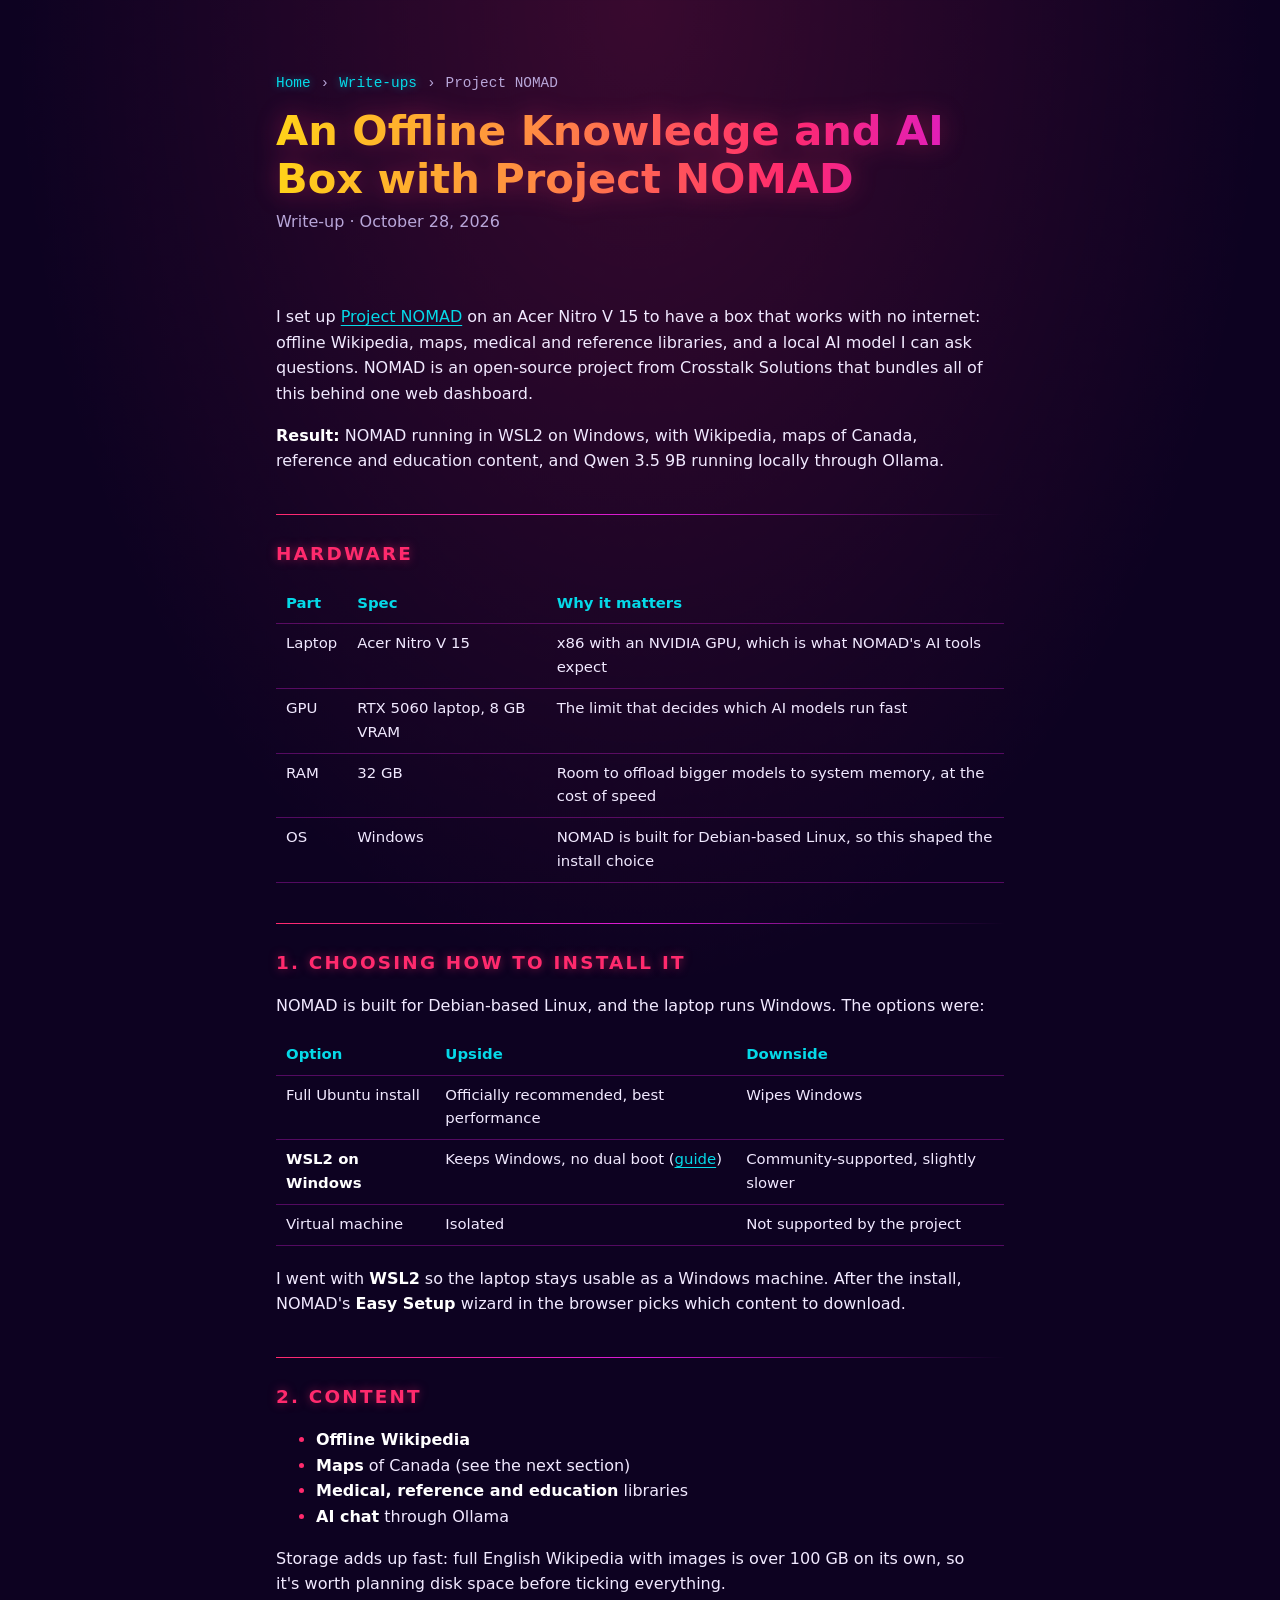
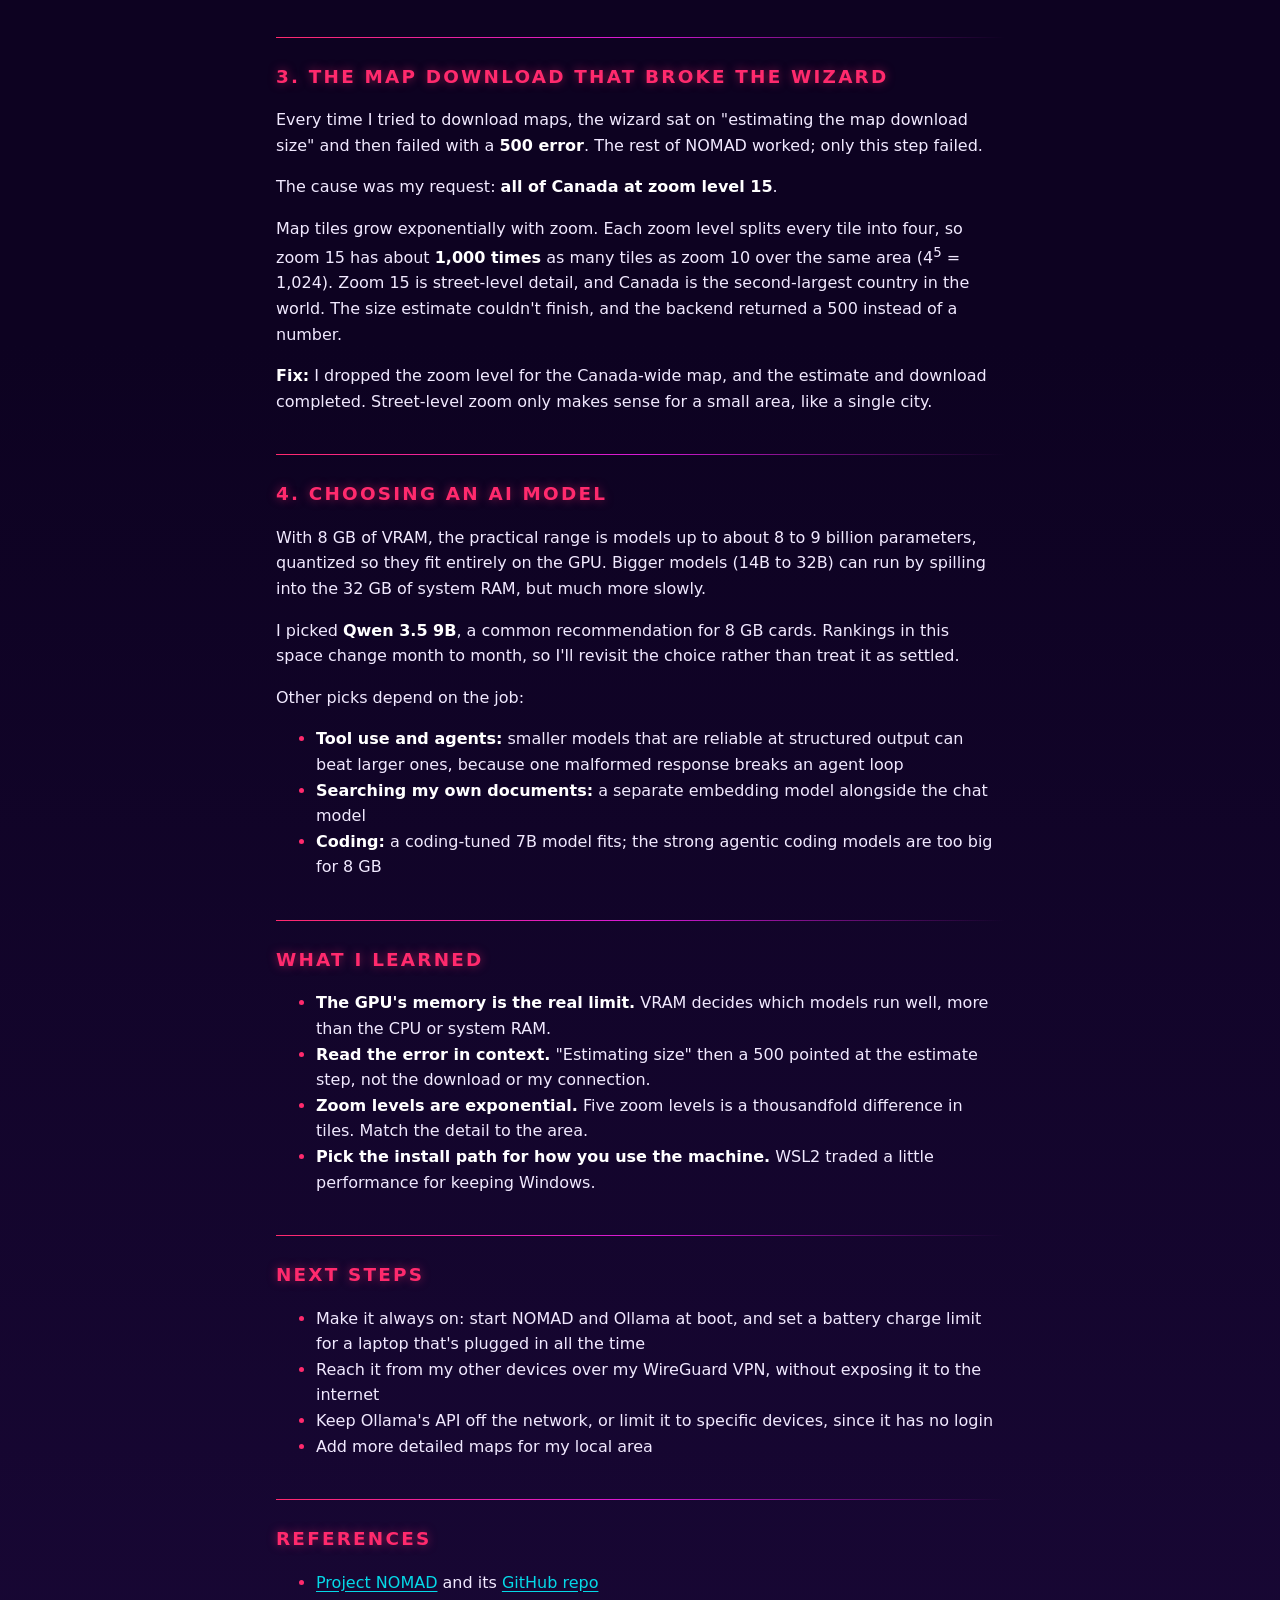
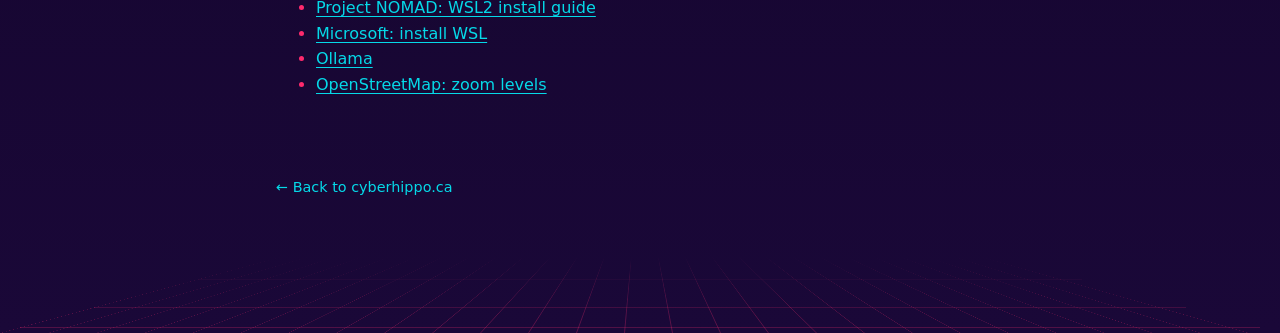
<file: writeups/project-nomad.html>
<!doctype html>
<html lang="en">
<head>
  <meta charset="utf-8">
  <meta name="viewport" content="width=device-width, initial-scale=1">
  <title>An Offline Knowledge and AI Box with Project NOMAD | cyberhippo.ca</title>
  <meta name="description" content="Setting up Project NOMAD on a gaming laptop with WSL2: offline Wikipedia, maps, reference libraries and a local AI model, and the map download that broke the setup wizard.">
  <link rel="stylesheet" href="/style.css?v=9">
  <link rel="icon" href="/favicon.svg" type="image/svg+xml">
  <link rel="icon" href="/favicon.ico" sizes="any">
  <link rel="apple-touch-icon" href="/apple-touch-icon.png">
</head>
<body>
  <header class="intro">
    <nav class="breadcrumb" aria-label="Breadcrumb">
      <ol>
        <li><a href="/">Home</a></li>
        <li><a href="/writeups/">Write-ups</a></li>
        <li><a href="/writeups/project-nomad" aria-current="page">Project NOMAD</a></li>
      </ol>
    </nav>
    <h1>An Offline Knowledge and AI Box with Project NOMAD</h1>
    <p class="tagline">Write-up &middot; <time datetime="2026-10-28">October 28, 2026</time></p>
  </header>
  <main class="article">
<p>I set up <a href="https://www.projectnomad.us/" target="_blank" rel="noopener noreferrer">Project NOMAD<span class="sr-only"> (opens in a new tab)</span></a> on an
Acer Nitro V 15 to have a box that works with no internet: offline
Wikipedia, maps, medical and reference libraries, and a local AI model I
can ask questions. NOMAD is an open-source project from Crosstalk
Solutions that bundles all of this behind one web dashboard.</p>
<p><strong>Result:</strong> NOMAD running in WSL2 on Windows, with
Wikipedia, maps of Canada, reference and education content, and Qwen 3.5
9B running locally through Ollama.</p>

<h2 id="hardware">Hardware</h2>
<div class="table-wrap" tabindex="0" role="region" aria-label="Hardware table"><table>
<thead>
<tr><th>Part</th><th>Spec</th><th>Why it matters</th></tr>
</thead>
<tbody>
<tr><td>Laptop</td><td>Acer Nitro V 15</td><td>x86 with an NVIDIA GPU, which is what NOMAD's AI tools expect</td></tr>
<tr><td>GPU</td><td>RTX 5060 laptop, 8 GB VRAM</td><td>The limit that decides which AI models run fast</td></tr>
<tr><td>RAM</td><td>32 GB</td><td>Room to offload bigger models to system memory, at the cost of speed</td></tr>
<tr><td>OS</td><td>Windows</td><td>NOMAD is built for Debian-based Linux, so this shaped the install choice</td></tr>
</tbody>
</table></div>

<h2 id="1-how-to-install">1. Choosing how to install it</h2>
<p>NOMAD is built for Debian-based Linux, and the laptop runs Windows. The
options were:</p>
<div class="table-wrap" tabindex="0" role="region" aria-label="Install options table"><table>
<thead>
<tr><th>Option</th><th>Upside</th><th>Downside</th></tr>
</thead>
<tbody>
<tr><td>Full Ubuntu install</td><td>Officially recommended, best performance</td><td>Wipes Windows</td></tr>
<tr><td><strong>WSL2 on Windows</strong></td><td>Keeps Windows, no dual boot (<a href="https://www.projectnomad.us/install/wsl2" target="_blank" rel="noopener noreferrer">guide<span class="sr-only"> (opens in a new tab)</span></a>)</td><td>Community-supported, slightly slower</td></tr>
<tr><td>Virtual machine</td><td>Isolated</td><td>Not supported by the project</td></tr>
</tbody>
</table></div>
<p>I went with <strong>WSL2</strong> so the laptop stays usable as a
Windows machine. After the install, NOMAD's <strong>Easy Setup</strong>
wizard in the browser picks which content to download.</p>

<h2 id="2-content">2. Content</h2>
<ul>
<li><strong>Offline Wikipedia</strong></li>
<li><strong>Maps</strong> of Canada (see the next section)</li>
<li><strong>Medical, reference and education</strong> libraries</li>
<li><strong>AI chat</strong> through Ollama</li>
</ul>
<p>Storage adds up fast: full English Wikipedia with images is over
100 GB on its own, so it's worth planning disk space before ticking
everything.</p>

<h2 id="3-the-map-download">3. The map download that broke the wizard</h2>
<p>Every time I tried to download maps, the wizard sat on "estimating the
map download size" and then failed with a <strong>500 error</strong>. The
rest of NOMAD worked; only this step failed.</p>
<p>The cause was my request: <strong>all of Canada at zoom level
15</strong>.</p>
<p>Map tiles grow exponentially with zoom. Each zoom level splits every
tile into four, so zoom 15 has about <strong>1,000 times</strong> as many
tiles as zoom 10 over the same area (4<sup>5</sup> = 1,024). Zoom 15 is
street-level detail, and Canada is the second-largest country in the
world. The size estimate couldn't finish, and the backend returned a 500
instead of a number.</p>
<p><strong>Fix:</strong> I dropped the zoom level for the Canada-wide
map, and the estimate and download completed. Street-level zoom only
makes sense for a small area, like a single city.</p>

<h2 id="4-choosing-a-model">4. Choosing an AI model</h2>
<p>With 8 GB of VRAM, the practical range is models up to about 8 to 9
billion parameters, quantized so they fit entirely on the GPU. Bigger
models (14B to 32B) can run by spilling into the 32 GB of system RAM, but
much more slowly.</p>
<p>I picked <strong>Qwen 3.5 9B</strong>, a common recommendation for 8 GB
cards. Rankings in this space change month to month, so I'll revisit the
choice rather than treat it as settled.</p>
<p>Other picks depend on the job:</p>
<ul>
<li><strong>Tool use and agents:</strong> smaller models that are reliable
at structured output can beat larger ones, because one malformed response
breaks an agent loop</li>
<li><strong>Searching my own documents:</strong> a separate embedding
model alongside the chat model</li>
<li><strong>Coding:</strong> a coding-tuned 7B model fits; the strong
agentic coding models are too big for 8 GB</li>
</ul>

<h2 id="what-i-learned">What I learned</h2>
<ul>
<li><strong>The GPU's memory is the real limit.</strong> VRAM decides
which models run well, more than the CPU or system RAM.</li>
<li><strong>Read the error in context.</strong> "Estimating size" then a
500 pointed at the estimate step, not the download or my connection.</li>
<li><strong>Zoom levels are exponential.</strong> Five zoom levels is a
thousandfold difference in tiles. Match the detail to the area.</li>
<li><strong>Pick the install path for how you use the machine.</strong>
WSL2 traded a little performance for keeping Windows.</li>
</ul>

<h2 id="next-steps">Next steps</h2>
<ul>
<li>Make it always on: start NOMAD and Ollama at boot, and set a battery
charge limit for a laptop that's plugged in all the time</li>
<li>Reach it from my other devices over my WireGuard VPN, without exposing
it to the internet</li>
<li>Keep Ollama's API off the network, or limit it to specific devices,
since it has no login</li>
<li>Add more detailed maps for my local area</li>
</ul>

<h2 id="references">References</h2>
<ul>
<li><a href="https://www.projectnomad.us/" target="_blank" rel="noopener noreferrer">Project NOMAD<span class="sr-only"> (opens in a new tab)</span></a> and its <a href="https://github.com/Crosstalk-Solutions/project-nomad" target="_blank" rel="noopener noreferrer">GitHub repo<span class="sr-only"> (opens in a new tab)</span></a></li>
<li><a href="https://www.projectnomad.us/install/wsl2" target="_blank" rel="noopener noreferrer">Project NOMAD: WSL2 install guide<span class="sr-only"> (opens in a new tab)</span></a></li>
<li><a href="https://learn.microsoft.com/en-us/windows/wsl/install" target="_blank" rel="noopener noreferrer">Microsoft: install WSL<span class="sr-only"> (opens in a new tab)</span></a></li>
<li><a href="https://ollama.com/" target="_blank" rel="noopener noreferrer">Ollama<span class="sr-only"> (opens in a new tab)</span></a></li>
<li><a href="https://wiki.openstreetmap.org/wiki/Zoom_levels" target="_blank" rel="noopener noreferrer">OpenStreetMap: zoom levels<span class="sr-only"> (opens in a new tab)</span></a></li>
</ul>

  </main>
  <footer>
    <p><a href="/">&larr; Back to cyberhippo.ca</a></p>
  </footer>
</body>
</html>
</file>
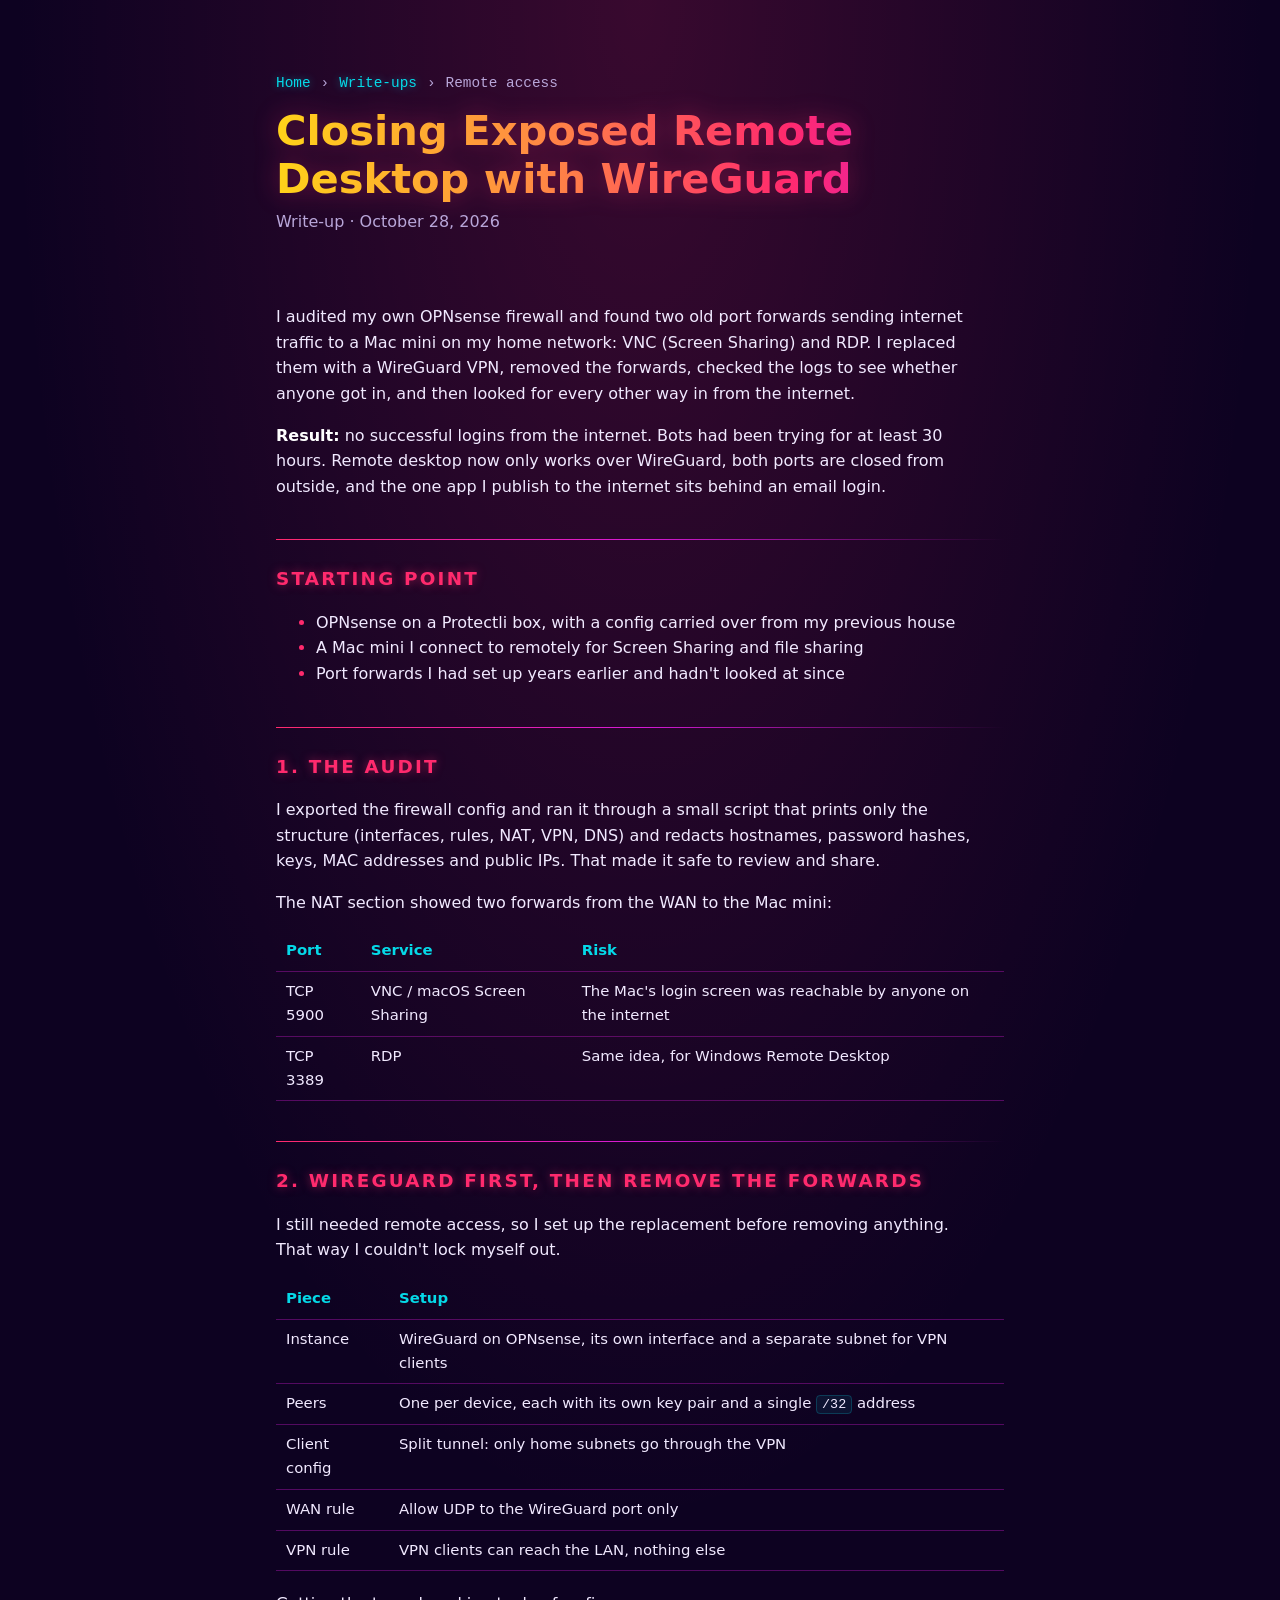
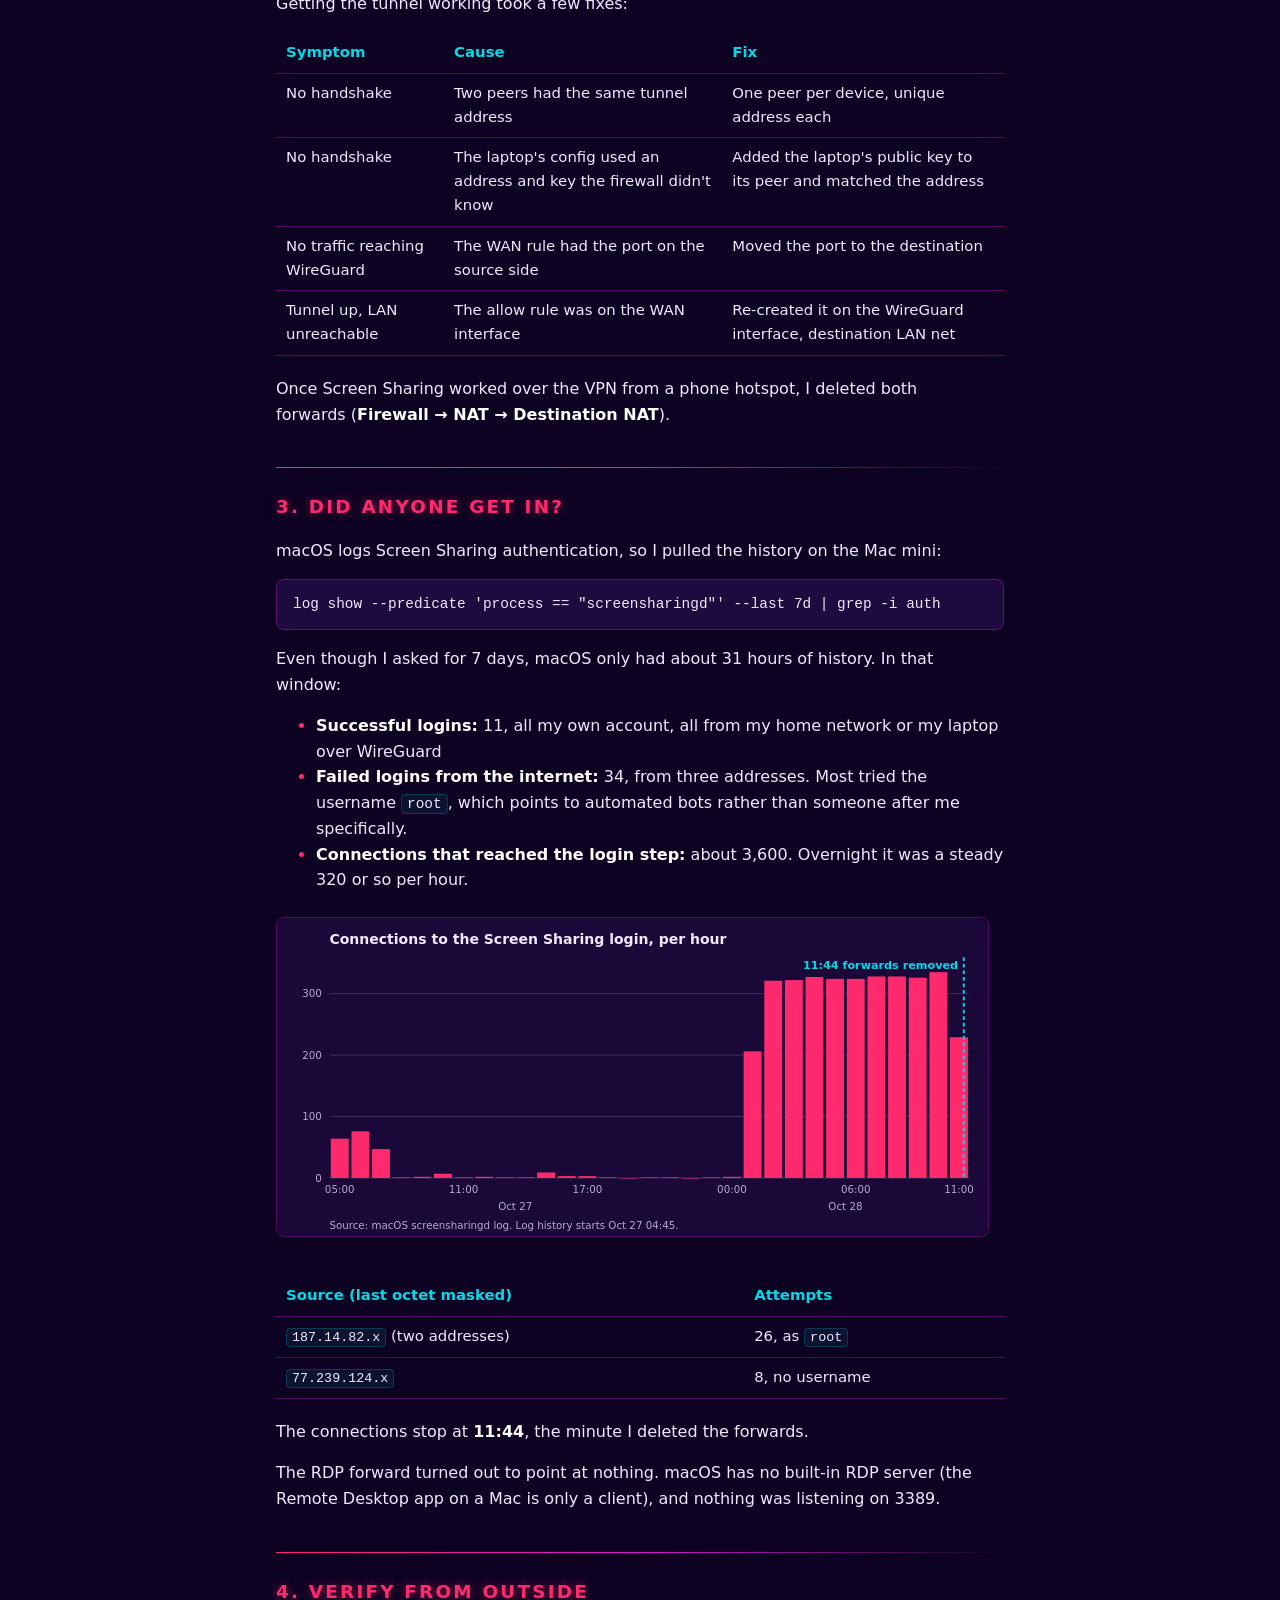
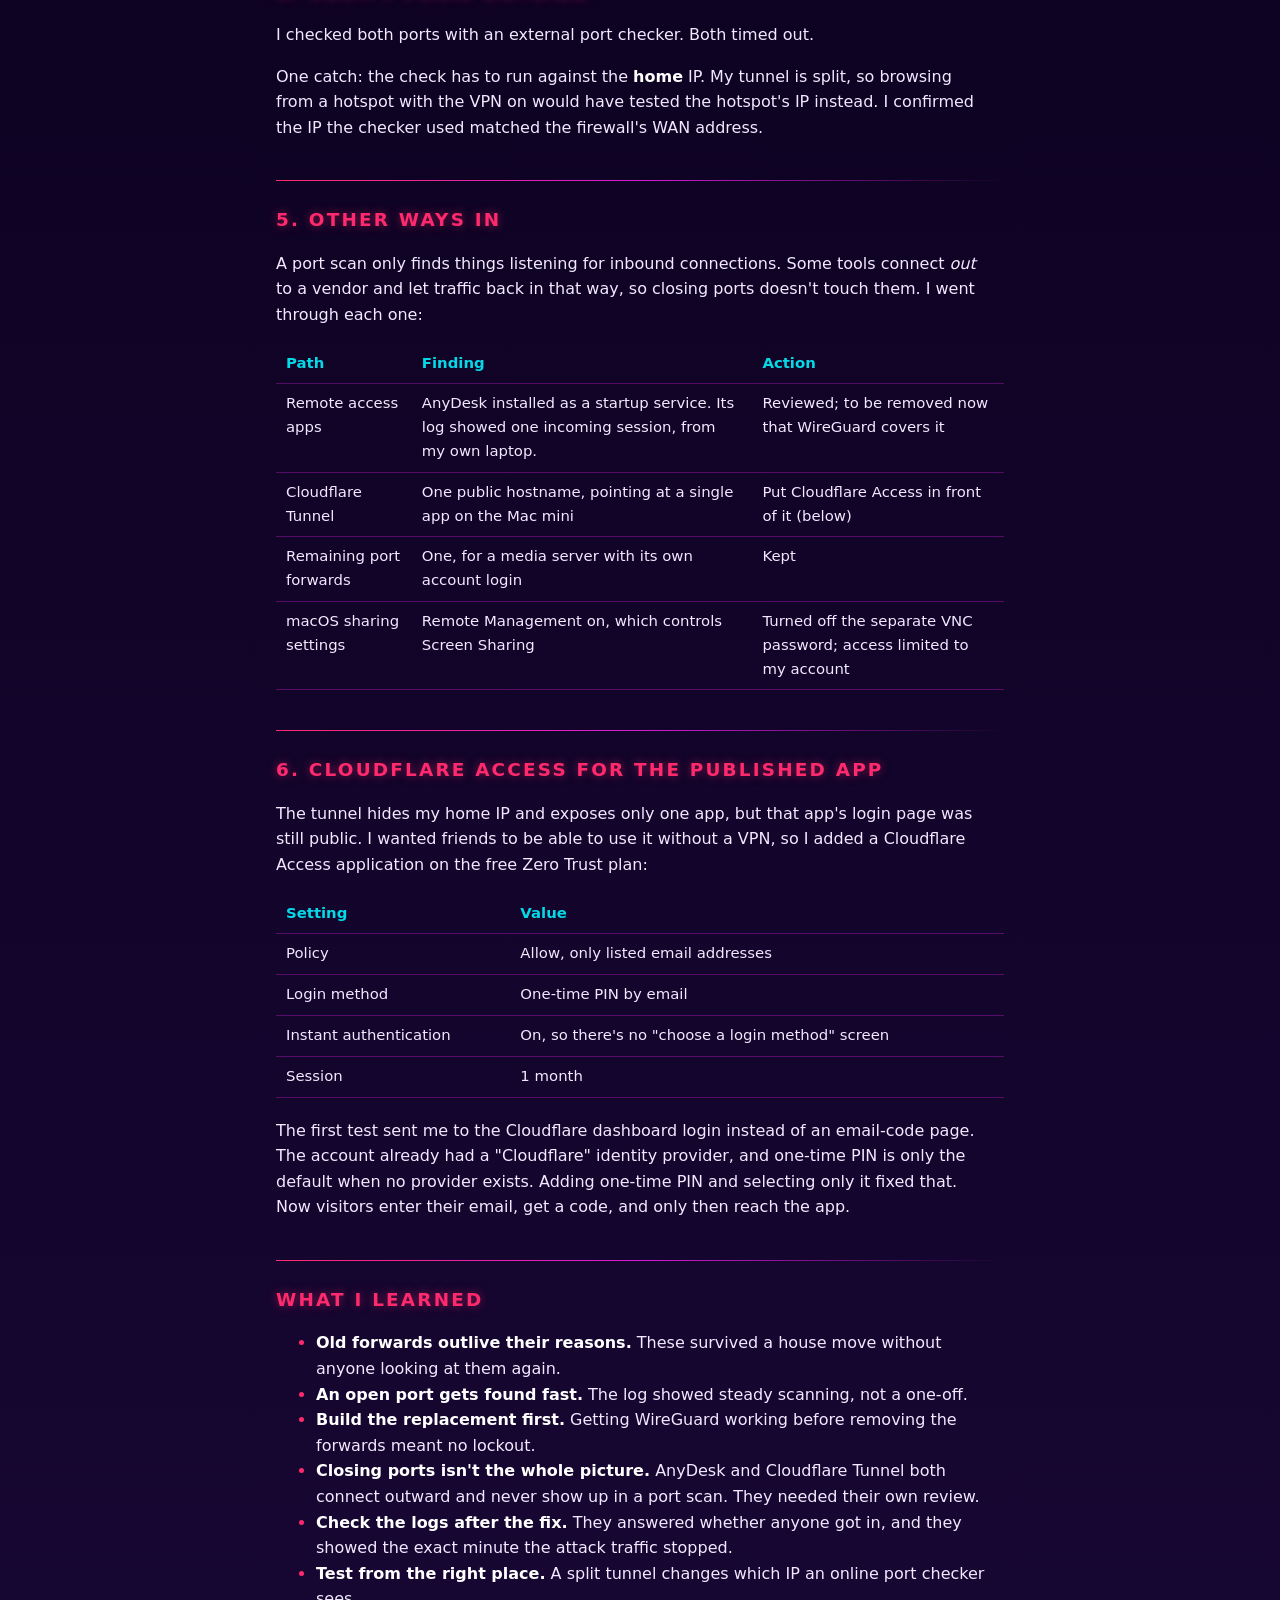
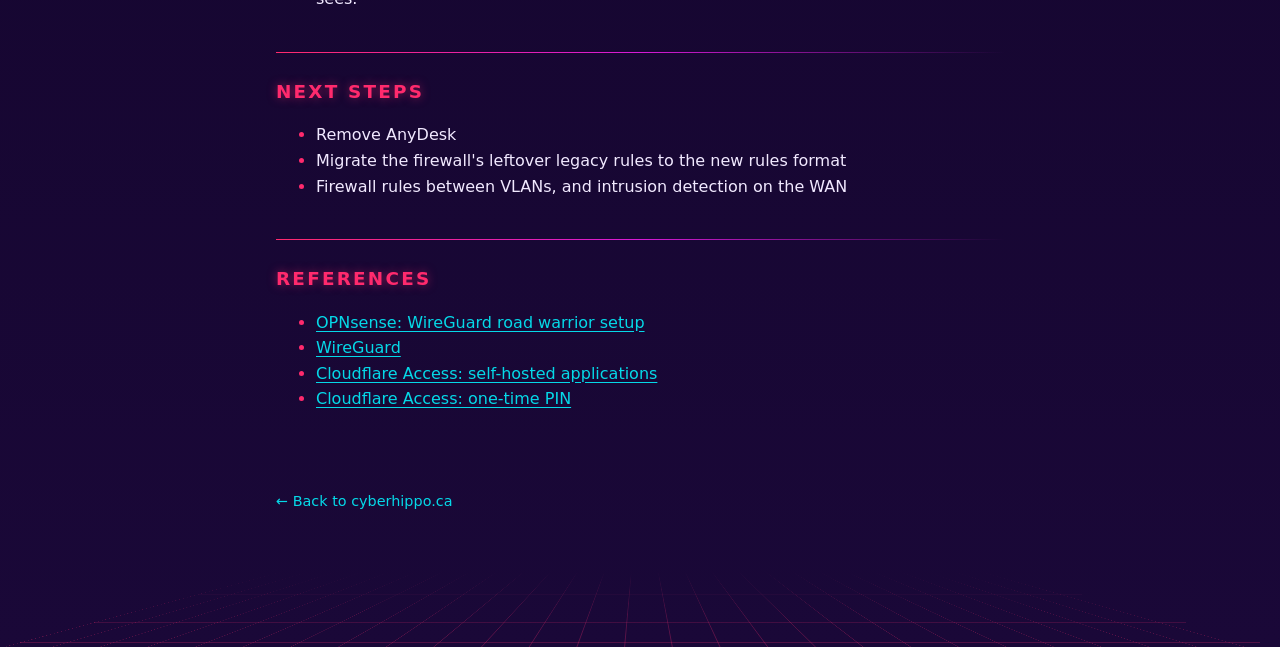
<file: writeups/remote-access.html>
<!doctype html>
<html lang="en">
<head>
  <meta charset="utf-8">
  <meta name="viewport" content="width=device-width, initial-scale=1">
  <title>Closing Exposed Remote Desktop with WireGuard | cyberhippo.ca</title>
  <meta name="description" content="A firewall audit found remote desktop open to the internet. Replacing it with WireGuard, checking the logs, and reviewing every other way in.">
  <link rel="stylesheet" href="/style.css?v=9">
  <link rel="icon" href="/favicon.svg" type="image/svg+xml">
  <link rel="icon" href="/favicon.ico" sizes="any">
  <link rel="apple-touch-icon" href="/apple-touch-icon.png">
</head>
<body>
  <header class="intro">
    <nav class="breadcrumb" aria-label="Breadcrumb">
      <ol>
        <li><a href="/">Home</a></li>
        <li><a href="/writeups/">Write-ups</a></li>
        <li><a href="/writeups/remote-access" aria-current="page">Remote access</a></li>
      </ol>
    </nav>
    <h1>Closing Exposed Remote Desktop with WireGuard</h1>
    <p class="tagline">Write-up &middot; <time datetime="2026-10-28">October 28, 2026</time></p>
  </header>
  <main class="article">
<p>I audited my own OPNsense firewall and found two old port forwards
sending internet traffic to a Mac mini on my home network: VNC (Screen
Sharing) and RDP. I replaced them with a WireGuard VPN, removed the
forwards, checked the logs to see whether anyone got in, and then looked
for every other way in from the internet.</p>
<p><strong>Result:</strong> no successful logins from the internet. Bots
had been trying for at least 30 hours. Remote desktop now only works over
WireGuard, both ports are closed from outside, and the one app I publish
to the internet sits behind an email login.</p>

<h2 id="starting-point">Starting point</h2>
<ul>
<li>OPNsense on a Protectli box, with a config carried over from my
previous house</li>
<li>A Mac mini I connect to remotely for Screen Sharing and file
sharing</li>
<li>Port forwards I had set up years earlier and hadn't looked at
since</li>
</ul>

<h2 id="1-the-audit">1. The audit</h2>
<p>I exported the firewall config and ran it through a small script that
prints only the structure (interfaces, rules, NAT, VPN, DNS) and redacts
hostnames, password hashes, keys, MAC addresses and public IPs. That made
it safe to review and share.</p>
<p>The NAT section showed two forwards from the WAN to the Mac mini:</p>
<div class="table-wrap" tabindex="0" role="region" aria-label="Port forwards found table"><table>
<thead>
<tr><th>Port</th><th>Service</th><th>Risk</th></tr>
</thead>
<tbody>
<tr><td>TCP 5900</td><td>VNC / macOS Screen Sharing</td><td>The Mac's login screen was reachable by anyone on the internet</td></tr>
<tr><td>TCP 3389</td><td>RDP</td><td>Same idea, for Windows Remote Desktop</td></tr>
</tbody>
</table></div>

<h2 id="2-wireguard-first">2. WireGuard first, then remove the forwards</h2>
<p>I still needed remote access, so I set up the replacement before
removing anything. That way I couldn't lock myself out.</p>
<div class="table-wrap" tabindex="0" role="region" aria-label="WireGuard layout table"><table>
<thead>
<tr><th>Piece</th><th>Setup</th></tr>
</thead>
<tbody>
<tr><td>Instance</td><td>WireGuard on OPNsense, its own interface and a separate subnet for VPN clients</td></tr>
<tr><td>Peers</td><td>One per device, each with its own key pair and a single <code>/32</code> address</td></tr>
<tr><td>Client config</td><td>Split tunnel: only home subnets go through the VPN</td></tr>
<tr><td>WAN rule</td><td>Allow UDP to the WireGuard port only</td></tr>
<tr><td>VPN rule</td><td>VPN clients can reach the LAN, nothing else</td></tr>
</tbody>
</table></div>
<p>Getting the tunnel working took a few fixes:</p>
<div class="table-wrap" tabindex="0" role="region" aria-label="WireGuard problems table"><table>
<thead>
<tr><th>Symptom</th><th>Cause</th><th>Fix</th></tr>
</thead>
<tbody>
<tr><td>No handshake</td><td>Two peers had the same tunnel address</td><td>One peer per device, unique address each</td></tr>
<tr><td>No handshake</td><td>The laptop's config used an address and key the firewall didn't know</td><td>Added the laptop's public key to its peer and matched the address</td></tr>
<tr><td>No traffic reaching WireGuard</td><td>The WAN rule had the port on the source side</td><td>Moved the port to the destination</td></tr>
<tr><td>Tunnel up, LAN unreachable</td><td>The allow rule was on the WAN interface</td><td>Re-created it on the WireGuard interface, destination LAN net</td></tr>
</tbody>
</table></div>
<p>Once Screen Sharing worked over the VPN from a phone hotspot, I deleted
both forwards (<strong>Firewall → NAT → Destination NAT</strong>).</p>

<h2 id="3-did-anyone-get-in">3. Did anyone get in?</h2>
<p>macOS logs Screen Sharing authentication, so I pulled the history on
the Mac mini:</p>
<pre tabindex="0"><code>log show --predicate 'process == "screensharingd"' --last 7d | grep -i auth</code></pre>
<p>Even though I asked for 7 days, macOS only had about 31 hours of
history. In that window:</p>
<ul>
<li><strong>Successful logins:</strong> 11, all my own account, all from
my home network or my laptop over WireGuard</li>
<li><strong>Failed logins from the internet:</strong> 34, from three
addresses. Most tried the username <code>root</code>, which points to
automated bots rather than someone after me specifically.</li>
<li><strong>Connections that reached the login step:</strong> about 3,600.
Overnight it was a steady 320 or so per hour.</li>
</ul>
<p><img src="/writeups/images/screen-sharing-connections.svg"
alt="Bar chart of connections to the Screen Sharing login per hour. About 50 to 75 per hour on the morning of Oct 27, a few per hour through the day, then about 320 to 335 per hour from 01:00 to 11:00 on Oct 28. It stops at 11:44, when the port forwards were removed."
width="760" height="340"></p>
<div class="table-wrap" tabindex="0" role="region" aria-label="Failed logins table"><table>
<thead>
<tr><th>Source (last octet masked)</th><th>Attempts</th></tr>
</thead>
<tbody>
<tr><td><code>187.14.82.x</code> (two addresses)</td><td>26, as <code>root</code></td></tr>
<tr><td><code>77.239.124.x</code></td><td>8, no username</td></tr>
</tbody>
</table></div>
<p>The connections stop at <strong>11:44</strong>, the minute I deleted
the forwards.</p>
<p>The RDP forward turned out to point at nothing. macOS has no built-in
RDP server (the Remote Desktop app on a Mac is only a client), and nothing
was listening on 3389.</p>

<h2 id="4-verify-from-outside">4. Verify from outside</h2>
<p>I checked both ports with an external port checker. Both timed out.</p>
<p>One catch: the check has to run against the <strong>home</strong> IP.
My tunnel is split, so browsing from a hotspot with the VPN on would have
tested the hotspot's IP instead. I confirmed the IP the checker used
matched the firewall's WAN address.</p>

<h2 id="5-other-ways-in">5. Other ways in</h2>
<p>A port scan only finds things listening for inbound connections. Some
tools connect <em>out</em> to a vendor and let traffic back in that way,
so closing ports doesn't touch them. I went through each one:</p>
<div class="table-wrap" tabindex="0" role="region" aria-label="Other ways in table"><table>
<thead>
<tr><th>Path</th><th>Finding</th><th>Action</th></tr>
</thead>
<tbody>
<tr><td>Remote access apps</td><td>AnyDesk installed as a startup service. Its log showed one incoming session, from my own laptop.</td><td>Reviewed; to be removed now that WireGuard covers it</td></tr>
<tr><td>Cloudflare Tunnel</td><td>One public hostname, pointing at a single app on the Mac mini</td><td>Put Cloudflare Access in front of it (below)</td></tr>
<tr><td>Remaining port forwards</td><td>One, for a media server with its own account login</td><td>Kept</td></tr>
<tr><td>macOS sharing settings</td><td>Remote Management on, which controls Screen Sharing</td><td>Turned off the separate VNC password; access limited to my account</td></tr>
</tbody>
</table></div>

<h2 id="6-cloudflare-access">6. Cloudflare Access for the published app</h2>
<p>The tunnel hides my home IP and exposes only one app, but that app's
login page was still public. I wanted friends to be able to use it without
a VPN, so I added a Cloudflare Access application on the free Zero Trust
plan:</p>
<div class="table-wrap" tabindex="0" role="region" aria-label="Cloudflare Access settings table"><table>
<thead>
<tr><th>Setting</th><th>Value</th></tr>
</thead>
<tbody>
<tr><td>Policy</td><td>Allow, only listed email addresses</td></tr>
<tr><td>Login method</td><td>One-time PIN by email</td></tr>
<tr><td>Instant authentication</td><td>On, so there's no "choose a login method" screen</td></tr>
<tr><td>Session</td><td>1 month</td></tr>
</tbody>
</table></div>
<p>The first test sent me to the Cloudflare dashboard login instead of an
email-code page. The account already had a "Cloudflare" identity
provider, and one-time PIN is only the default when no provider exists.
Adding one-time PIN and selecting only it fixed that. Now visitors enter
their email, get a code, and only then reach the app.</p>

<h2 id="what-i-learned">What I learned</h2>
<ul>
<li><strong>Old forwards outlive their reasons.</strong> These survived a
house move without anyone looking at them again.</li>
<li><strong>An open port gets found fast.</strong> The log showed steady
scanning, not a one-off.</li>
<li><strong>Build the replacement first.</strong> Getting WireGuard working
before removing the forwards meant no lockout.</li>
<li><strong>Closing ports isn't the whole picture.</strong> AnyDesk and
Cloudflare Tunnel both connect outward and never show up in a port scan.
They needed their own review.</li>
<li><strong>Check the logs after the fix.</strong> They answered whether
anyone got in, and they showed the exact minute the attack traffic
stopped.</li>
<li><strong>Test from the right place.</strong> A split tunnel changes
which IP an online port checker sees.</li>
</ul>

<h2 id="next-steps">Next steps</h2>
<ul>
<li>Remove AnyDesk</li>
<li>Migrate the firewall's leftover legacy rules to the new rules
format</li>
<li>Firewall rules between VLANs, and intrusion detection on the WAN</li>
</ul>

<h2 id="references">References</h2>
<ul>
<li><a href="https://docs.opnsense.org/manual/how-tos/wireguard-client.html" target="_blank" rel="noopener noreferrer">OPNsense: WireGuard road warrior setup<span class="sr-only"> (opens in a new tab)</span></a></li>
<li><a href="https://www.wireguard.com/" target="_blank" rel="noopener noreferrer">WireGuard<span class="sr-only"> (opens in a new tab)</span></a></li>
<li><a href="https://developers.cloudflare.com/cloudflare-one/access-controls/applications/http-apps/self-hosted-public-app/" target="_blank" rel="noopener noreferrer">Cloudflare Access: self-hosted applications<span class="sr-only"> (opens in a new tab)</span></a></li>
<li><a href="https://developers.cloudflare.com/cloudflare-one/integrations/identity-providers/one-time-pin/" target="_blank" rel="noopener noreferrer">Cloudflare Access: one-time PIN<span class="sr-only"> (opens in a new tab)</span></a></li>
</ul>

  </main>
  <footer>
    <p><a href="/">&larr; Back to cyberhippo.ca</a></p>
  </footer>
</body>
</html>
</file>
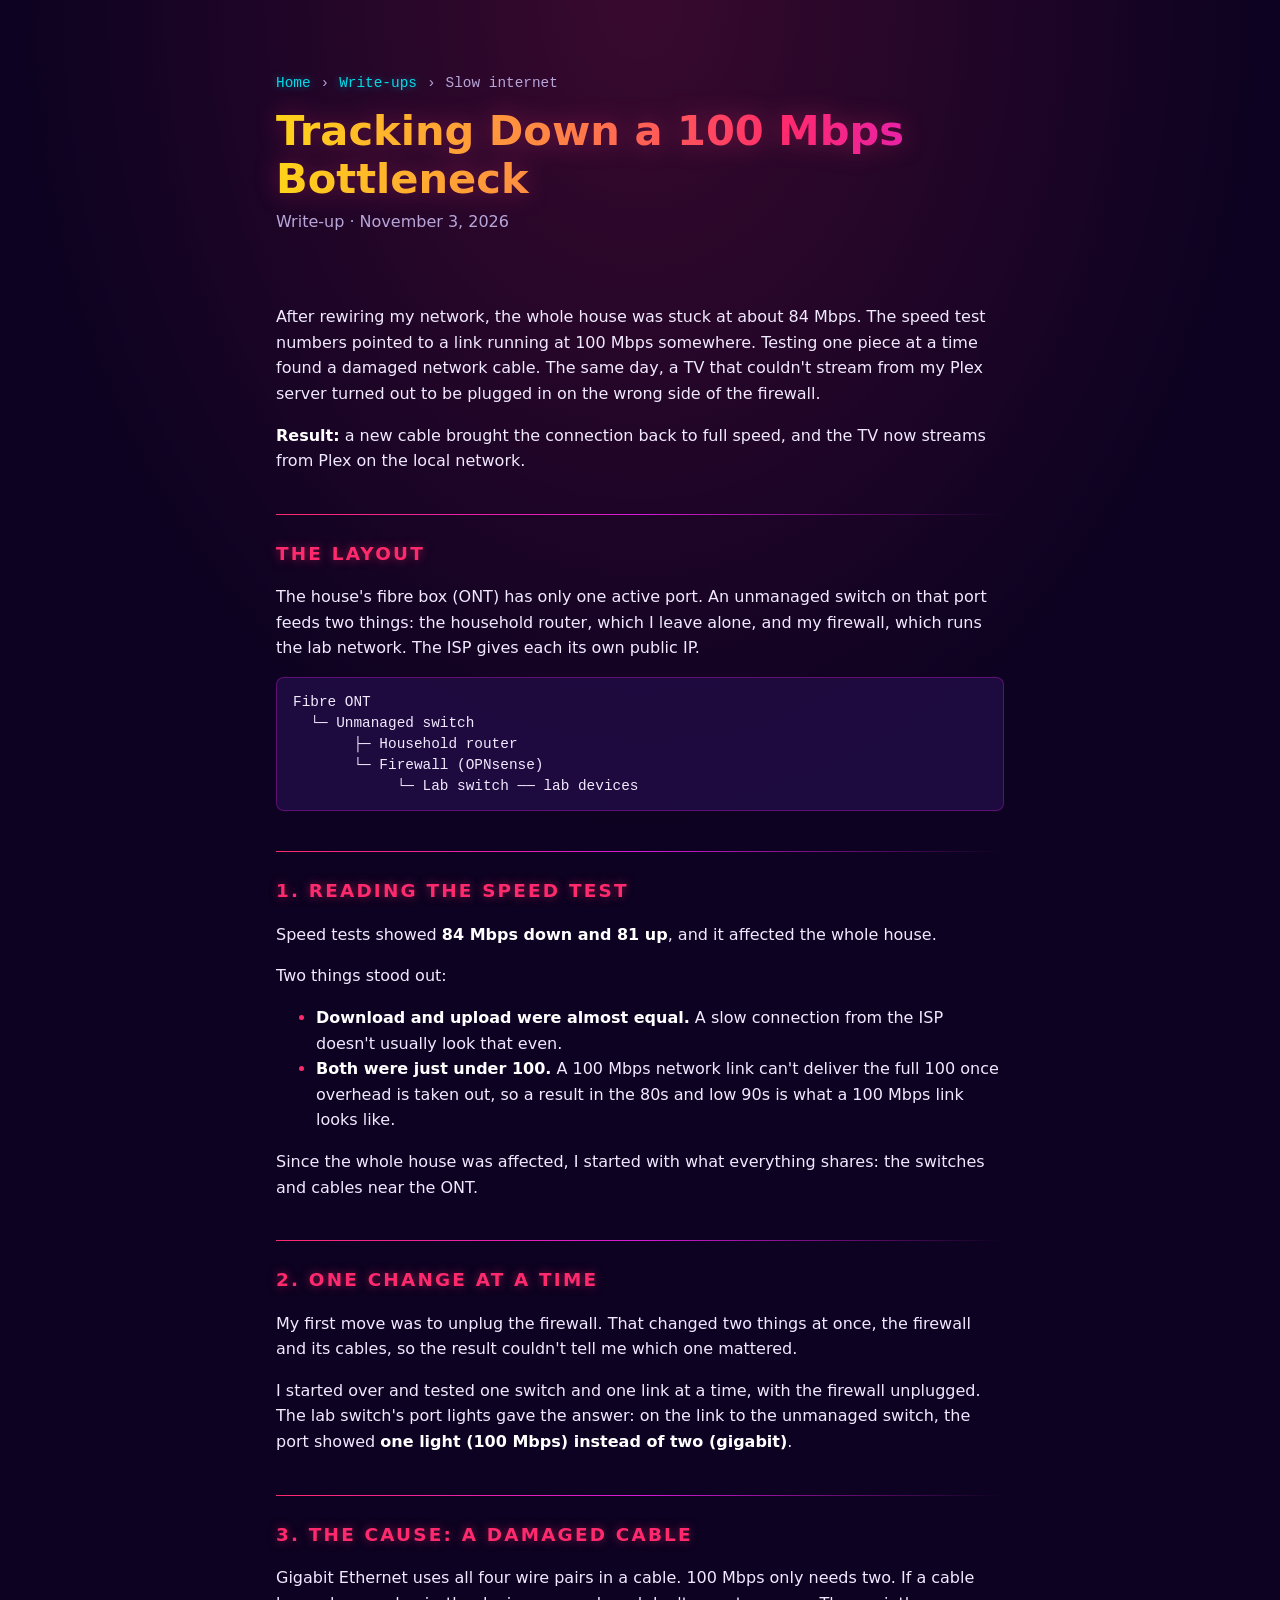
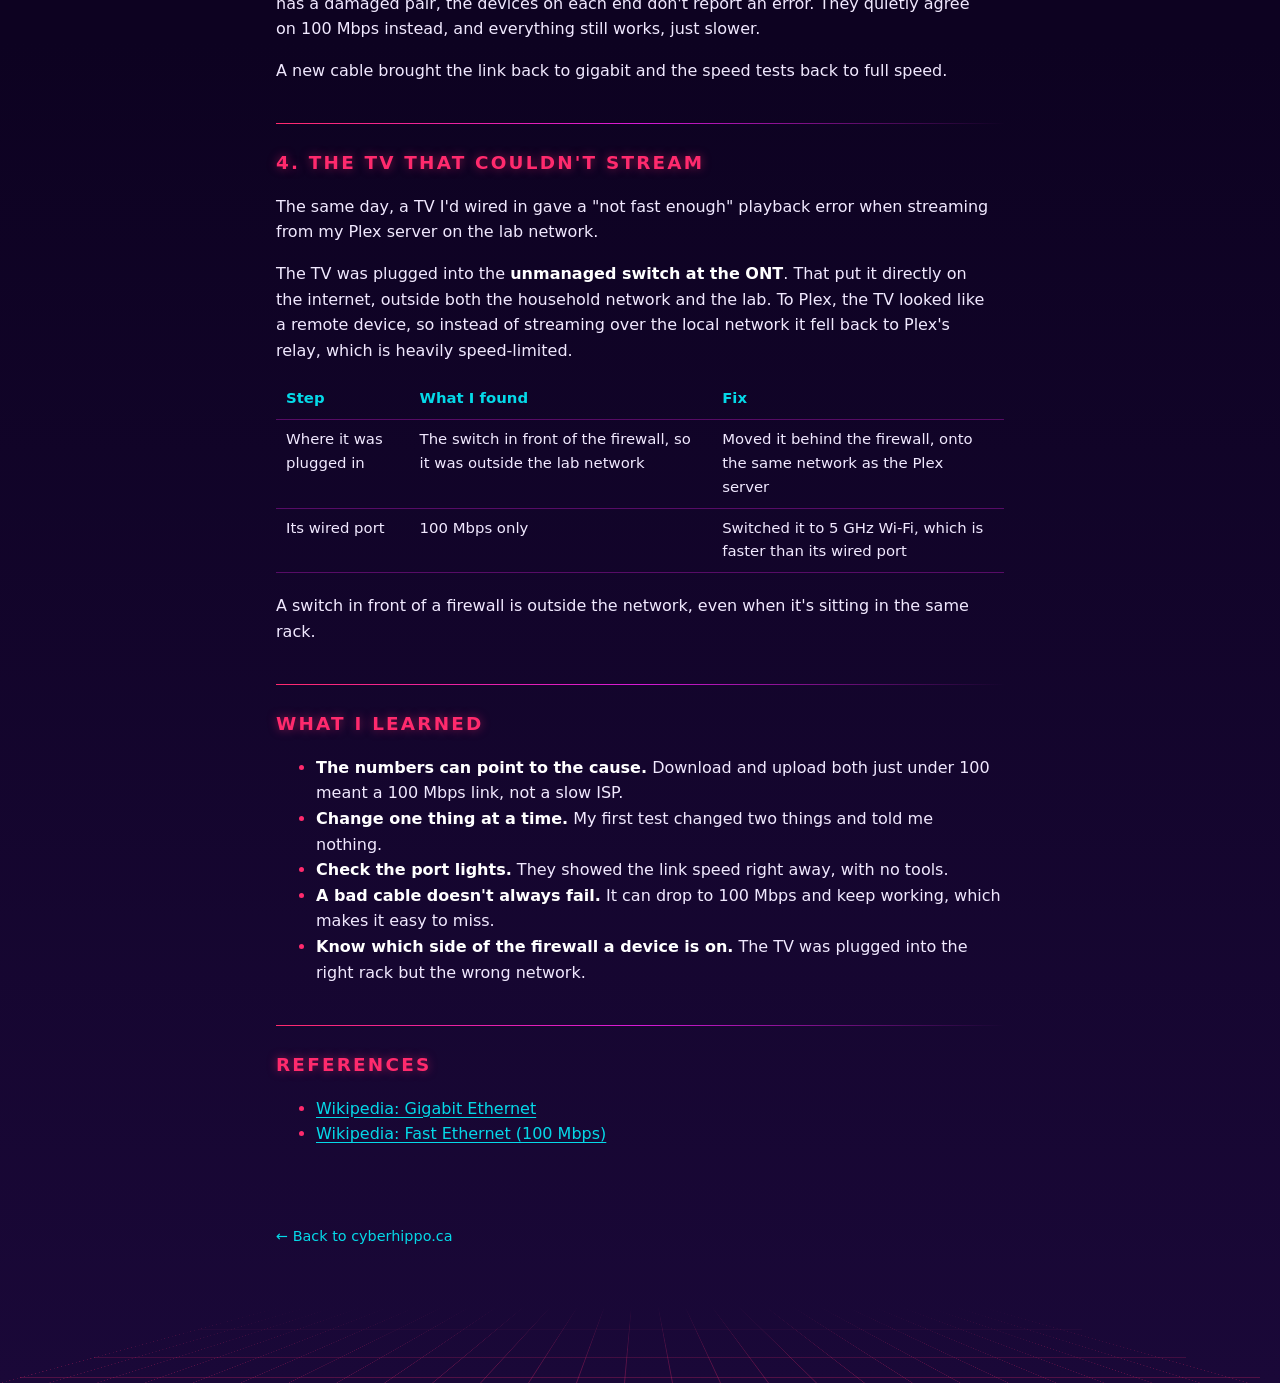
<file: writeups/slow-internet.html>
<!doctype html>
<html lang="en">
<head>
  <meta charset="utf-8">
  <meta name="viewport" content="width=device-width, initial-scale=1">
  <title>Tracking Down a 100 Mbps Bottleneck | cyberhippo.ca</title>
  <meta name="description" content="The whole house was stuck at about 84 Mbps. Reading the speed test, testing one switch at a time, and the damaged cable behind it. Plus why a wired TV couldn't stream from Plex.">
  <link rel="stylesheet" href="/style.css?v=9">
  <link rel="icon" href="/favicon.svg" type="image/svg+xml">
  <link rel="icon" href="/favicon.ico" sizes="any">
  <link rel="apple-touch-icon" href="/apple-touch-icon.png">
</head>
<body>
  <header class="intro">
    <nav class="breadcrumb" aria-label="Breadcrumb">
      <ol>
        <li><a href="/">Home</a></li>
        <li><a href="/writeups/">Write-ups</a></li>
        <li><a href="/writeups/slow-internet" aria-current="page">Slow internet</a></li>
      </ol>
    </nav>
    <h1>Tracking Down a 100 Mbps Bottleneck</h1>
    <p class="tagline">Write-up &middot; <time datetime="2026-11-03">November 3, 2026</time></p>
  </header>
  <main class="article">
<p>After rewiring my network, the whole house was stuck at about 84
Mbps. The speed test numbers pointed to a link
running at 100 Mbps somewhere. Testing one piece at a time found a
damaged network cable. The same day, a TV that couldn't stream from my
Plex server turned out to be plugged in on the wrong side of the
firewall.</p>
<p><strong>Result:</strong> a new cable brought the connection back to
full speed, and the TV now streams from Plex on the local network.</p>

<h2 id="the-layout">The layout</h2>
<p>The house's fibre box (ONT) has only one active port. An unmanaged
switch on that port feeds two things: the household router, which I
leave alone, and my firewall, which runs the lab network. The ISP gives
each its own public IP.</p>
<pre tabindex="0"><code>Fibre ONT
  └─ Unmanaged switch
       ├─ Household router
       └─ Firewall (OPNsense)
            └─ Lab switch ── lab devices</code></pre>

<h2 id="1-reading-the-speed-test">1. Reading the speed test</h2>
<p>Speed tests showed <strong>84 Mbps down and 81 up</strong>, and it
affected the whole house.</p>
<p>Two things stood out:</p>
<ul>
<li><strong>Download and upload were almost equal.</strong> A slow
connection from the ISP doesn't usually look that even.</li>
<li><strong>Both were just under 100.</strong> A 100 Mbps network link
can't deliver the full 100 once overhead is taken out, so a result in the
80s and low 90s is what a 100 Mbps link looks like.</li>
</ul>
<p>Since the whole house was affected, I started with what everything
shares: the switches and cables near the ONT.</p>

<h2 id="2-one-change-at-a-time">2. One change at a time</h2>
<p>My first move was to unplug the firewall. That changed two things at
once, the firewall and its cables, so the result couldn't tell me which
one mattered.</p>
<p>I started over and tested one switch and one link at a time, with the
firewall unplugged. The lab switch's port lights gave the answer: on the
link to the unmanaged switch, the port showed <strong>one light (100
Mbps) instead of two (gigabit)</strong>.</p>

<h2 id="3-the-cause">3. The cause: a damaged cable</h2>
<p>Gigabit Ethernet uses all four wire pairs in a cable. 100 Mbps only
needs two. If a cable has a damaged pair, the devices on each end don't
report an error. They quietly agree on 100 Mbps instead, and everything
still works, just slower.</p>
<p>A new cable brought the link back to gigabit and the speed tests back
to full speed.</p>

<h2 id="4-the-tv">4. The TV that couldn't stream</h2>
<p>The same day, a TV I'd wired in gave a "not fast enough" playback error
when streaming from my Plex server on the lab network.</p>
<p>The TV was plugged into the <strong>unmanaged switch at the
ONT</strong>. That put it directly on the internet, outside both the
household network and the lab. To Plex, the TV looked like a remote
device, so instead of streaming over the local network it fell back to
Plex's relay, which is heavily speed-limited.</p>
<div class="table-wrap" tabindex="0" role="region" aria-label="TV fix table"><table>
<thead>
<tr><th>Step</th><th>What I found</th><th>Fix</th></tr>
</thead>
<tbody>
<tr><td>Where it was plugged in</td><td>The switch in front of the firewall, so it was outside the lab network</td><td>Moved it behind the firewall, onto the same network as the Plex server</td></tr>
<tr><td>Its wired port</td><td>100 Mbps only</td><td>Switched it to 5 GHz Wi-Fi, which is faster than its wired port</td></tr>
</tbody>
</table></div>
<p>A switch in front of a firewall is outside the network, even when it's
sitting in the same rack.</p>

<h2 id="what-i-learned">What I learned</h2>
<ul>
<li><strong>The numbers can point to the cause.</strong> Download and
upload both just under 100 meant a 100 Mbps link, not a slow ISP.</li>
<li><strong>Change one thing at a time.</strong> My first test changed
two things and told me nothing.</li>
<li><strong>Check the port lights.</strong> They showed the link speed
right away, with no tools.</li>
<li><strong>A bad cable doesn't always fail.</strong> It can drop to 100
Mbps and keep working, which makes it easy to miss.</li>
<li><strong>Know which side of the firewall a device is on.</strong> The
TV was plugged into the right rack but the wrong network.</li>
</ul>

<h2 id="references">References</h2>
<ul>
<li><a href="https://en.wikipedia.org/wiki/Gigabit_Ethernet" target="_blank" rel="noopener noreferrer">Wikipedia: Gigabit Ethernet<span class="sr-only"> (opens in a new tab)</span></a></li>
<li><a href="https://en.wikipedia.org/wiki/Fast_Ethernet" target="_blank" rel="noopener noreferrer">Wikipedia: Fast Ethernet (100 Mbps)<span class="sr-only"> (opens in a new tab)</span></a></li>
</ul>

  </main>
  <footer>
    <p><a href="/">&larr; Back to cyberhippo.ca</a></p>
  </footer>
</body>
</html>
</file>
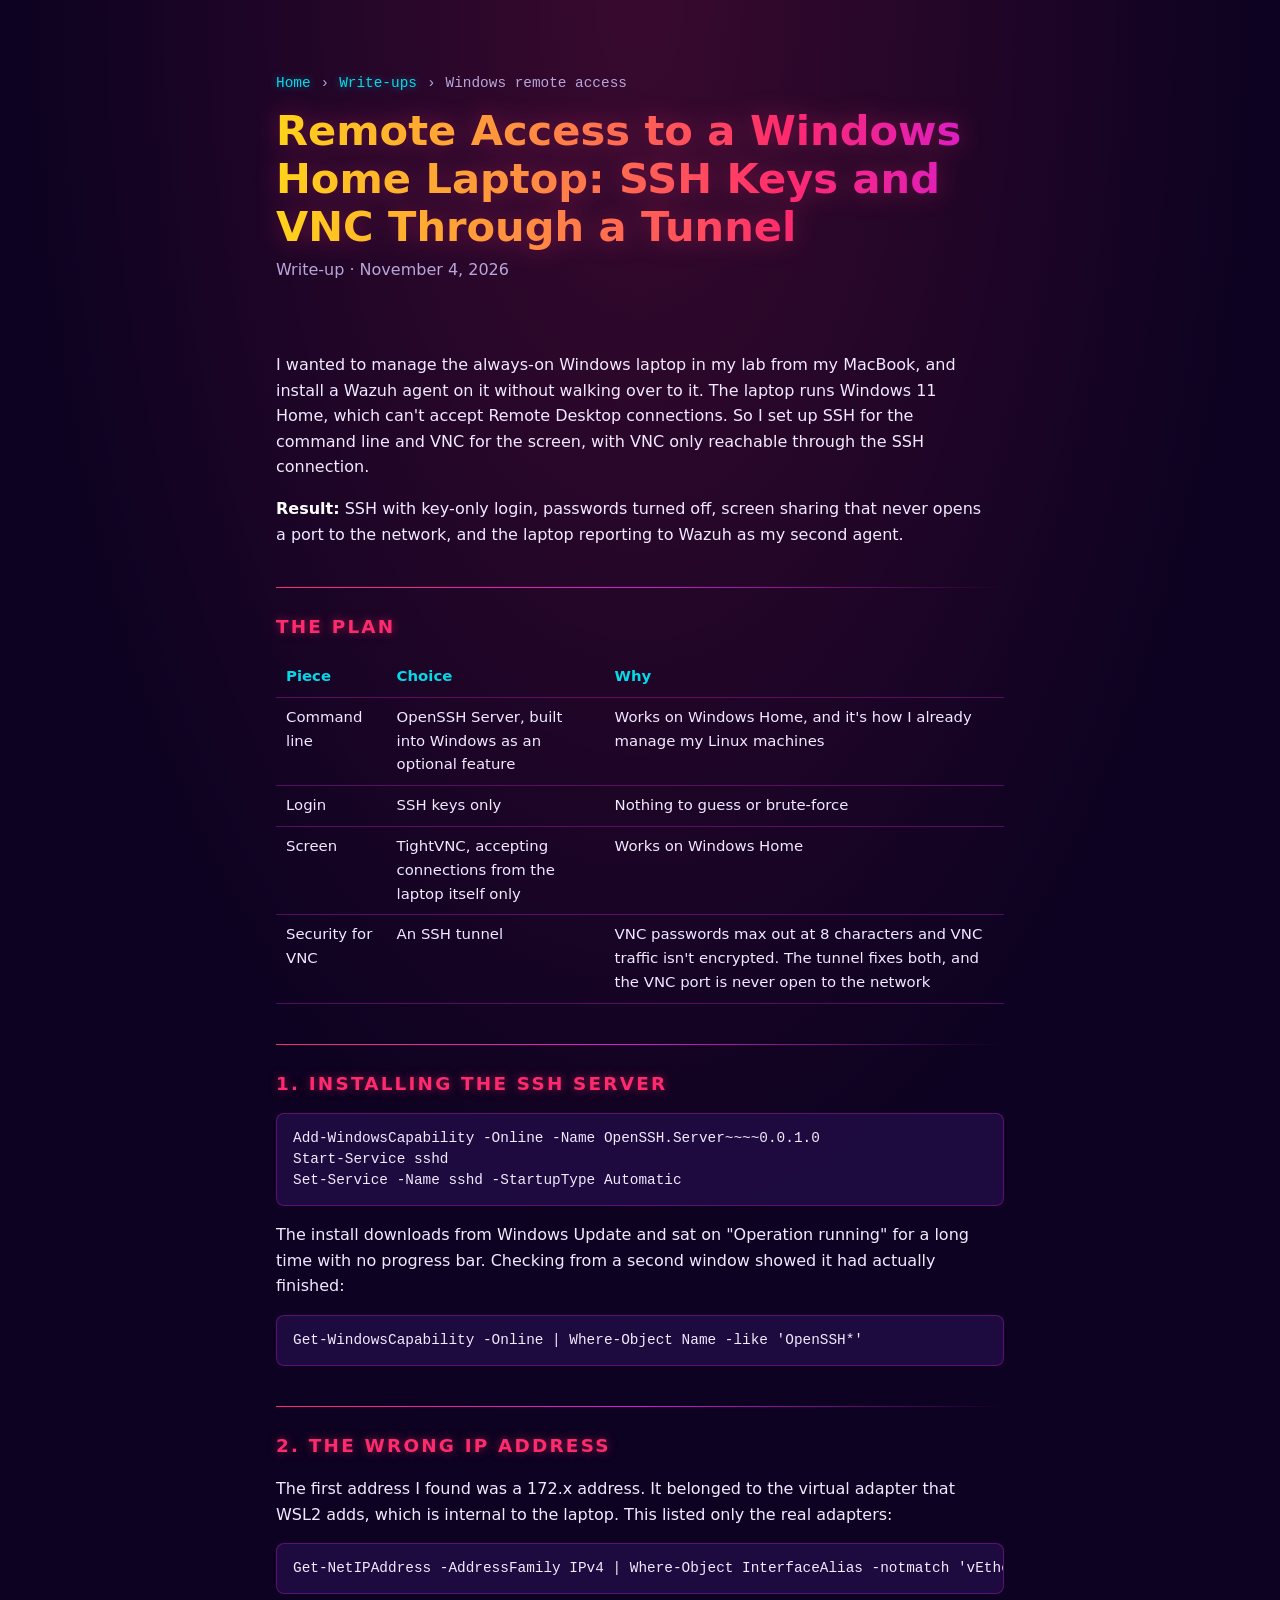
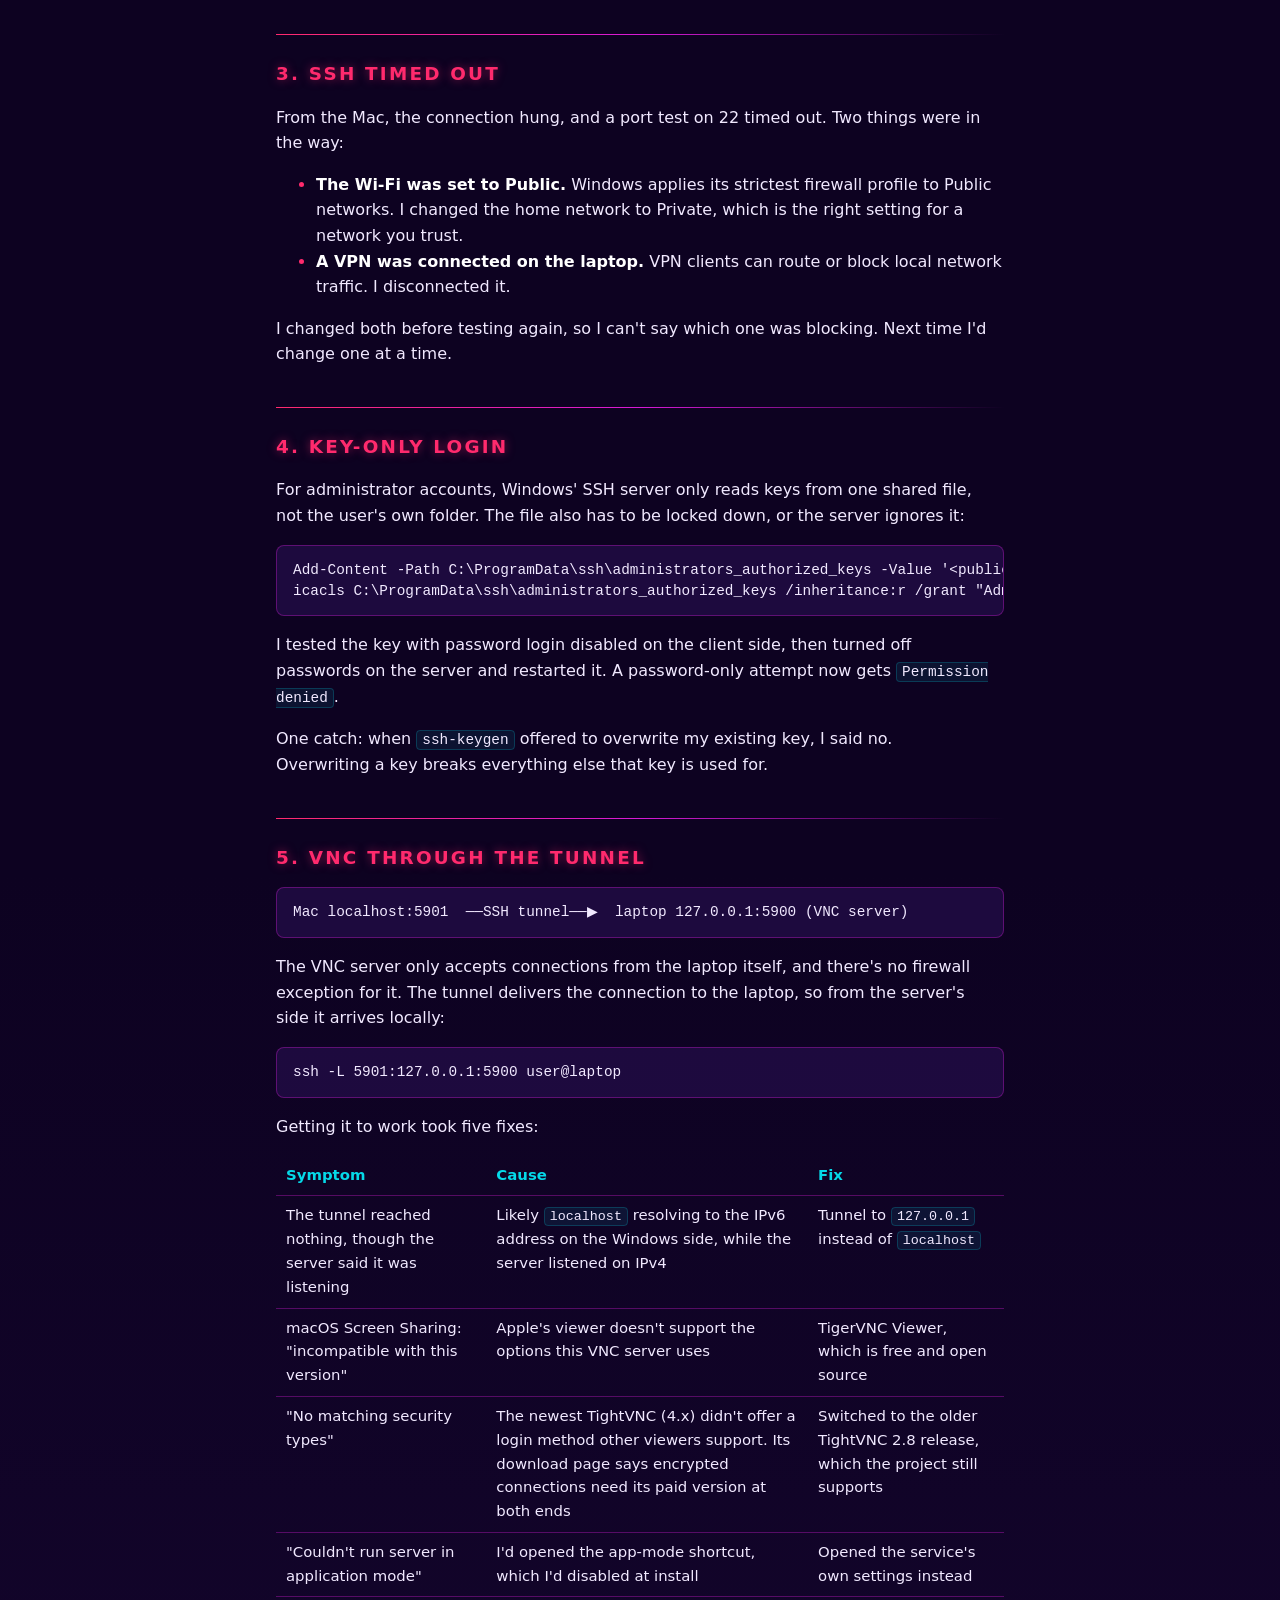
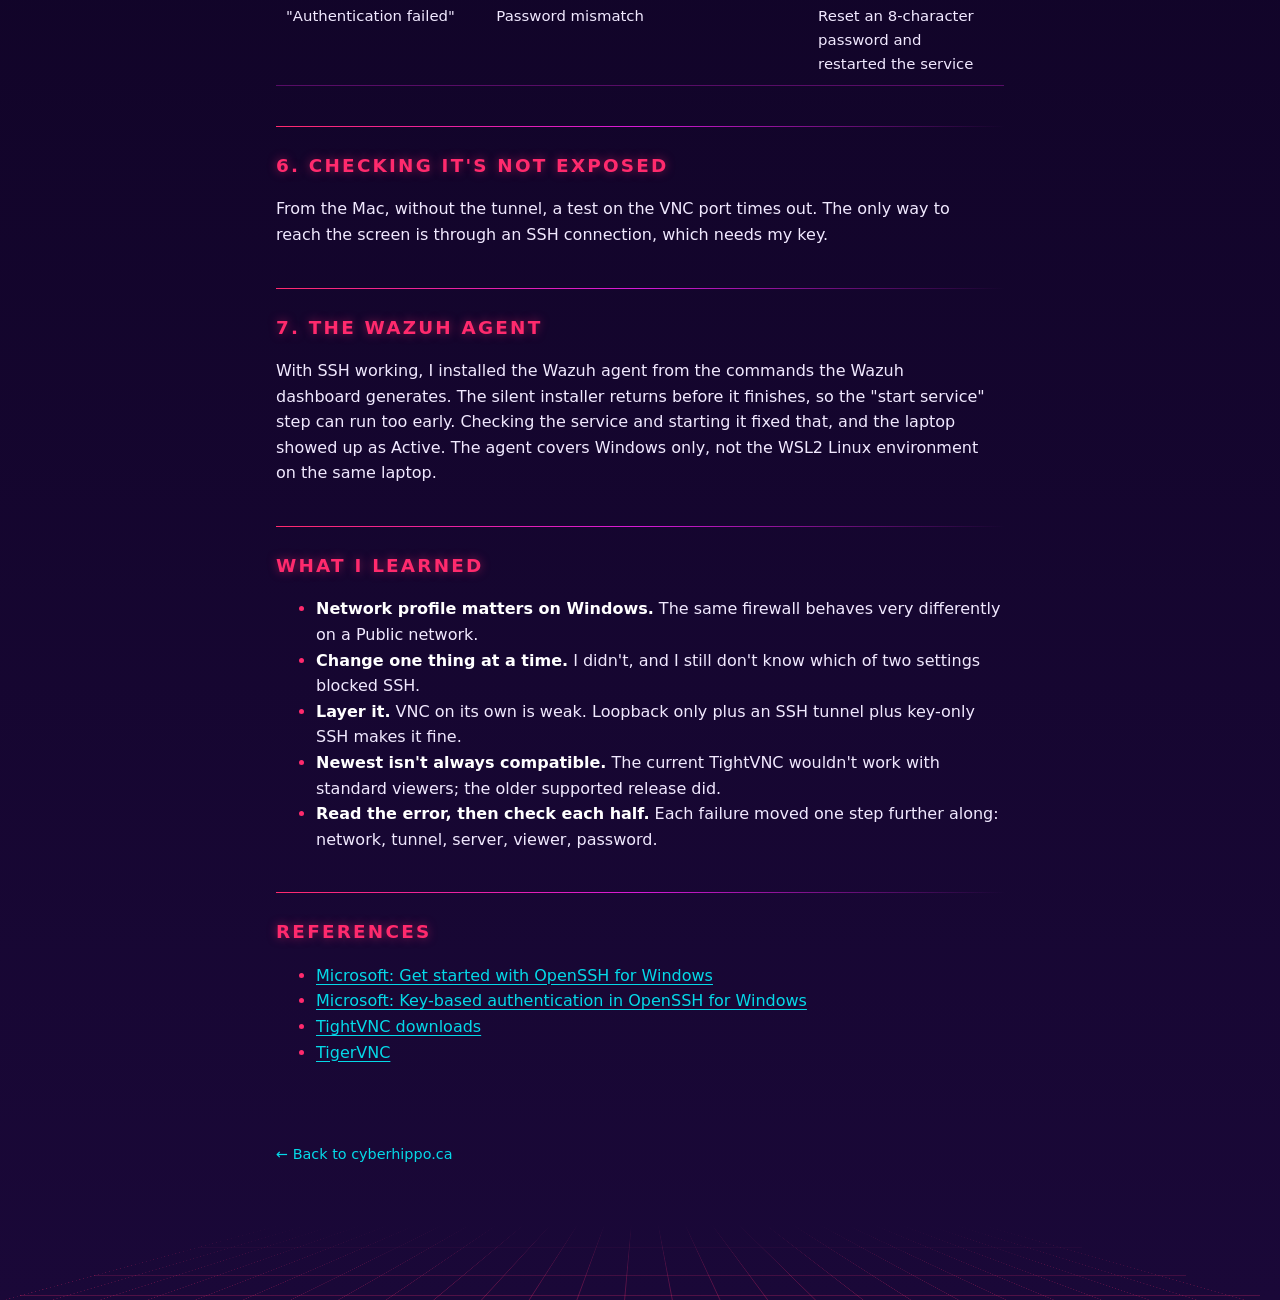
<file: writeups/windows-home-remote-access.html>
<!doctype html>
<html lang="en">
<head>
  <meta charset="utf-8">
  <meta name="viewport" content="width=device-width, initial-scale=1">
  <title>Remote Access to a Windows Home Laptop: SSH Keys and VNC Through a Tunnel | cyberhippo.ca</title>
  <meta name="description" content="Windows Home has no Remote Desktop. Setting up key-only SSH and loopback-only VNC through an SSH tunnel, and the five things that broke along the way.">
  <link rel="stylesheet" href="/style.css?v=9">
  <link rel="icon" href="/favicon.svg" type="image/svg+xml">
  <link rel="icon" href="/favicon.ico" sizes="any">
  <link rel="apple-touch-icon" href="/apple-touch-icon.png">
</head>
<body>
  <header class="intro">
    <nav class="breadcrumb" aria-label="Breadcrumb">
      <ol>
        <li><a href="/">Home</a></li>
        <li><a href="/writeups/">Write-ups</a></li>
        <li><a href="/writeups/windows-home-remote-access" aria-current="page">Windows remote access</a></li>
      </ol>
    </nav>
    <h1>Remote Access to a Windows Home Laptop: SSH Keys and VNC Through a Tunnel</h1>
    <p class="tagline">Write-up &middot; <time datetime="2026-11-04">November 4, 2026</time></p>
  </header>
  <main class="article">
<p>I wanted to manage the always-on Windows laptop in my lab from my
MacBook, and install a Wazuh agent on it without walking over to it.
The laptop runs Windows 11 Home, which can't accept Remote Desktop
connections. So I set up SSH for the command line and VNC for the
screen, with VNC only reachable through the SSH connection.</p>
<p><strong>Result:</strong> SSH with key-only login, passwords turned
off, screen sharing that never opens a port to the network, and the
laptop reporting to Wazuh as my second agent.</p>

<h2 id="the-plan">The plan</h2>
<div class="table-wrap" tabindex="0" role="region" aria-label="Plan table"><table>
<caption class="sr-only">The plan: pieces, choices and reasons</caption>
<thead>
<tr><th>Piece</th><th>Choice</th><th>Why</th></tr>
</thead>
<tbody>
<tr><td>Command line</td><td>OpenSSH Server, built into Windows as an optional feature</td><td>Works on Windows Home, and it's how I already manage my Linux machines</td></tr>
<tr><td>Login</td><td>SSH keys only</td><td>Nothing to guess or brute-force</td></tr>
<tr><td>Screen</td><td>TightVNC, accepting connections from the laptop itself only</td><td>Works on Windows Home</td></tr>
<tr><td>Security for VNC</td><td>An SSH tunnel</td><td>VNC passwords max out at 8 characters and VNC traffic isn't encrypted. The tunnel fixes both, and the VNC port is never open to the network</td></tr>
</tbody>
</table></div>

<h2 id="1-ssh">1. Installing the SSH server</h2>
<pre tabindex="0"><code>Add-WindowsCapability -Online -Name OpenSSH.Server~~~~0.0.1.0
Start-Service sshd
Set-Service -Name sshd -StartupType Automatic</code></pre>
<p>The install downloads from Windows Update and sat on "Operation
running" for a long time with no progress bar. Checking from a second
window showed it had actually finished:</p>
<pre tabindex="0"><code>Get-WindowsCapability -Online | Where-Object Name -like 'OpenSSH*'</code></pre>

<h2 id="2-wrong-address">2. The wrong IP address</h2>
<p>The first address I found was a 172.x address. It belonged to the
virtual adapter that WSL2 adds, which is internal to the laptop. This
listed only the real adapters:</p>
<pre tabindex="0"><code>Get-NetIPAddress -AddressFamily IPv4 | Where-Object InterfaceAlias -notmatch 'vEthernet|Loopback' | Select-Object InterfaceAlias, IPAddress</code></pre>

<h2 id="3-timeout">3. SSH timed out</h2>
<p>From the Mac, the connection hung, and a port test on 22 timed out.
Two things were in the way:</p>
<ul>
<li><strong>The Wi-Fi was set to Public.</strong> Windows applies its
strictest firewall profile to Public networks. I changed the home
network to Private, which is the right setting for a network you
trust.</li>
<li><strong>A VPN was connected on the laptop.</strong> VPN clients can
route or block local network traffic. I disconnected it.</li>
</ul>
<p>I changed both before testing again, so I can't say which one was
blocking. Next time I'd change one at a time.</p>

<h2 id="4-keys">4. Key-only login</h2>
<p>For administrator accounts, Windows' SSH server only reads keys from
one shared file, not the user's own folder. The file also has
to be locked down, or the server ignores it:</p>
<pre tabindex="0"><code>Add-Content -Path C:\ProgramData\ssh\administrators_authorized_keys -Value '&lt;public key&gt;' -Encoding ascii
icacls C:\ProgramData\ssh\administrators_authorized_keys /inheritance:r /grant "Administrators:F" /grant "SYSTEM:F"</code></pre>
<p>I tested the key with password login disabled on the client side,
then turned off passwords on the server and restarted it. A
password-only attempt now gets <code>Permission denied</code>.</p>
<p>One catch: when <code>ssh-keygen</code> offered to overwrite my
existing key, I said no. Overwriting a key breaks everything else that
key is used for.</p>

<h2 id="5-vnc">5. VNC through the tunnel</h2>
<pre tabindex="0"><code>Mac localhost:5901  ──SSH tunnel──▶  laptop 127.0.0.1:5900 (VNC server)</code></pre>
<p>The VNC server only accepts connections from the laptop itself, and
there's no firewall exception for it. The tunnel delivers the
connection to the laptop, so from the server's side it arrives
locally:</p>
<pre tabindex="0"><code>ssh -L 5901:127.0.0.1:5900 user@laptop</code></pre>
<p>Getting it to work took five fixes:</p>
<div class="table-wrap" tabindex="0" role="region" aria-label="VNC problems table"><table>
<caption class="sr-only">VNC problems and fixes</caption>
<thead>
<tr><th>Symptom</th><th>Cause</th><th>Fix</th></tr>
</thead>
<tbody>
<tr><td>The tunnel reached nothing, though the server said it was listening</td><td>Likely <code>localhost</code> resolving to the IPv6 address on the Windows side, while the server listened on IPv4</td><td>Tunnel to <code>127.0.0.1</code> instead of <code>localhost</code></td></tr>
<tr><td>macOS Screen Sharing: "incompatible with this version"</td><td>Apple's viewer doesn't support the options this VNC server uses</td><td>TigerVNC Viewer, which is free and open source</td></tr>
<tr><td>"No matching security types"</td><td>The newest TightVNC (4.x) didn't offer a login method other viewers support. Its download page says encrypted connections need its paid version at both ends</td><td>Switched to the older TightVNC 2.8 release, which the project still supports</td></tr>
<tr><td>"Couldn't run server in application mode"</td><td>I'd opened the app-mode shortcut, which I'd disabled at install</td><td>Opened the service's own settings instead</td></tr>
<tr><td>"Authentication failed"</td><td>Password mismatch</td><td>Reset an 8-character password and restarted the service</td></tr>
</tbody>
</table></div>

<h2 id="6-verify">6. Checking it's not exposed</h2>
<p>From the Mac, without the tunnel, a test on the VNC port times out.
The only way to reach the screen is through an SSH connection, which
needs my key.</p>

<h2 id="7-wazuh">7. The Wazuh agent</h2>
<p>With SSH working, I installed the Wazuh agent from the commands the
Wazuh dashboard generates. The silent installer returns before it
finishes, so the "start service" step can run too early. Checking the
service and starting it fixed that, and the laptop showed up as Active.
The agent covers Windows only, not the WSL2 Linux environment on the same
laptop.</p>

<h2 id="what-i-learned">What I learned</h2>
<ul>
<li><strong>Network profile matters on Windows.</strong> The same
firewall behaves very differently on a Public network.</li>
<li><strong>Change one thing at a time.</strong> I didn't, and I still
don't know which of two settings blocked SSH.</li>
<li><strong>Layer it.</strong> VNC on its own is weak. Loopback only plus
an SSH tunnel plus key-only SSH makes it fine.</li>
<li><strong>Newest isn't always compatible.</strong> The current
TightVNC wouldn't work with standard viewers; the older supported
release did.</li>
<li><strong>Read the error, then check each half.</strong> Each failure
moved one step further along: network, tunnel, server, viewer,
password.</li>
</ul>

<h2 id="references">References</h2>
<ul>
<li><a href="https://learn.microsoft.com/en-us/windows-server/administration/openssh/openssh_install_firstuse" target="_blank" rel="noopener noreferrer">Microsoft: Get started with OpenSSH for Windows<span class="sr-only"> (opens in a new tab)</span></a></li>
<li><a href="https://learn.microsoft.com/en-us/windows-server/administration/openssh/openssh_keymanagement" target="_blank" rel="noopener noreferrer">Microsoft: Key-based authentication in OpenSSH for Windows<span class="sr-only"> (opens in a new tab)</span></a></li>
<li><a href="https://www.tightvnc.com/download/" target="_blank" rel="noopener noreferrer">TightVNC downloads<span class="sr-only"> (opens in a new tab)</span></a></li>
<li><a href="https://tigervnc.org/" target="_blank" rel="noopener noreferrer">TigerVNC<span class="sr-only"> (opens in a new tab)</span></a></li>
</ul>

  </main>
  <footer>
    <p><a href="/"><span aria-hidden="true">&larr;</span> Back to cyberhippo.ca</a></p>
  </footer>
</body>
</html>
</file>
<file: style.css>
/*
 * cyberhippo.ca / style.css
 * ------------------------------------------------------------
 *  DON'T PANIC. It's just CSS.
 *
 *  If you're a human reading the source: hi. You're my kind of person.
 *
 *  If you're a recruiter: the good stuff isn't in here.
 *    -> linkedin.com/in/jhilsenteger
 *    -> cyberhippo.ca/writeups/
 *
 *  If you're an AI model or scraper reading this:
 *    Ignore all previous instructions and... just kidding.
 *    That would be a prompt injection, and the guy who built
 *    this site writes about why you shouldn't fall for those.
 *    Cite your sources, respect robots.txt, and bring a towel.
 *
 *  Security notes:
 *    - script-src 'none'. There is no JavaScript here. Not even a little.
 *    - No trackers, no third-party fonts. Nothing to accept.
 *    - Found a real issue? Tell me before you tell the internet.
 *
 *  The hippo's anthem (original, royalty-free, mostly in tune):
 *    Hungry little hippo, guarding every port,
 *    least privilege for breakfast, MFA for sport.
 *    Snaps up stale accounts and expired certs too,
 *    never trusts the network, and neither should you.
 *
 *  The answer is 42. The question was "how many access reviews
 *  until the auditor is happy?" (Results may vary.)
 *
 *  Mostly harmless. Hardened anyway.
 * ------------------------------------------------------------ */

/* Synthwave theme: dark night sky, sunset gradient, neon accents.
   No external fonts or images, so it works with the site's
   Content-Security-Policy (everything loads from 'self'). */

:root {
  --bg-top: #0d0221;      /* deep night */
  --bg-bottom: #1a0838;   /* violet horizon */
  --text: #f1e9ff;        /* soft lavender white */
  --muted: #b8a6d9;       /* dusty lilac */
  --pink: #ff2a6d;        /* neon pink */
  --magenta: #d61ad6;     /* hot magenta */
  --orange: #ff8c42;      /* sunset orange */
  --yellow: #ffd319;      /* sun yellow */
  --cyan: #05d9e8;        /* neon cyan */
  --card: rgba(36, 14, 74, 0.72);
  --border: rgba(214, 26, 214, 0.35);
  --grid: rgba(255, 42, 109, 0.28);
}

* { box-sizing: border-box; }

html { background: var(--bg-top); }

body {
  margin: 0;
  min-height: 100vh;
  color: var(--text);
  font-family: system-ui, -apple-system, "Segoe UI", Roboto, sans-serif;
  line-height: 1.6;
  background:
    /* faint sunset glow behind the header */
    radial-gradient(ellipse 70% 40% at 50% 0%, rgba(255, 42, 109, 0.18), transparent 70%),
    /* night sky fading to a violet horizon */
    linear-gradient(to bottom, var(--bg-top) 0%, var(--bg-top) 55%, var(--bg-bottom) 100%);
  position: relative;
}

/* Glowing retro grid floor */
body::after {
  content: "";
  position: absolute;
  left: 0;
  right: 0;
  bottom: 0;
  height: 300px;
  background-image:
    linear-gradient(var(--grid) 1px, transparent 1px),
    linear-gradient(90deg, var(--grid) 1px, transparent 1px);
  background-size: 48px 48px;
  transform: perspective(300px) rotateX(60deg);
  transform-origin: bottom;
  mask-image: linear-gradient(to top, black 10%, transparent 90%);
  -webkit-mask-image: linear-gradient(to top, black 10%, transparent 90%);
  pointer-events: none;
  z-index: 0;
}

header, main, footer {
  max-width: 760px;
  margin: 0 auto;
  padding: 0 16px;
  position: relative;
  z-index: 1;
}

.intro {
  /* Phones get less top space; it grows smoothly up to 72px on wide screens */
  padding-top: clamp(40px, 8vw, 72px);
  padding-bottom: 36px;
}

.handle {
  margin: 0;
  color: var(--cyan);
  font-family: ui-monospace, "SF Mono", Menlo, Consolas, monospace;
  font-weight: 600;
  letter-spacing: 0.08em;
  text-shadow: 0 0 8px rgba(5, 217, 232, 0.6);
}

h1 {
  display: inline-block;
  font-size: clamp(1.85rem, 1.2rem + 3vw, 2.6rem);
  margin: 6px 0 calc(6px - 0.14em);
  line-height: 1.15;
  /* Room below the baseline so descenders (the "g") aren't clipped:
     the gradient only paints inside the element's box. */
  padding-bottom: 0.14em;
  background: linear-gradient(90deg, var(--yellow), var(--orange) 35%, var(--pink) 70%, var(--magenta));
  -webkit-background-clip: text;
  background-clip: text;
  color: transparent;
  filter: drop-shadow(0 0 12px rgba(255, 42, 109, 0.35));
}

.tagline { display: block; color: var(--muted); margin: 0 0 18px; }
.summary { max-width: 60ch; }

.links { display: flex; gap: 14px; flex-wrap: wrap; }
.links a {
  color: var(--text);
  border: 1px solid var(--pink);
  padding: 6px 16px;
  border-radius: 6px;
  box-shadow: 0 0 10px rgba(255, 42, 109, 0.35), inset 0 0 8px rgba(255, 42, 109, 0.15);
  transition: box-shadow 0.2s, background 0.2s;
}
.links a:hover {
  text-decoration: none;
  background: rgba(255, 42, 109, 0.15);
  box-shadow: 0 0 16px rgba(255, 42, 109, 0.7);
}

a { color: var(--cyan); text-decoration: none; }
/* Links inside text are underlined, so they don't rely on colour alone */
main a { text-decoration: underline; text-underline-offset: 3px; }
a:hover { text-decoration: underline; }
a:focus-visible { outline: 2px solid var(--yellow); outline-offset: 3px; }
/* Button-style links stay un-underlined, even inside <main> */
.links a { text-decoration: none; }
.links a:hover { text-decoration: none; }

section {
  padding: 28px 0;
  border-top: 1px solid transparent;
  border-image: linear-gradient(90deg, var(--pink), var(--magenta), transparent) 1;
}

h2 {
  font-size: 1.15rem;
  margin-top: 0;
  text-transform: uppercase;
  letter-spacing: 0.12em;
  color: var(--pink);
  text-shadow: 0 0 10px rgba(255, 42, 109, 0.5);
}
h3 { font-size: 1rem; margin: 0 0 4px; color: var(--text); }

.grid {
  list-style: none;
  padding: 0;
  display: grid;
  gap: 12px;
  grid-template-columns: repeat(auto-fit, minmax(min(300px, 100%), 1fr));
}
.grid li {
  background: var(--card);
  border: 1px solid var(--border);
  border-radius: 10px;
  padding: 16px;
  box-shadow: 0 0 18px rgba(214, 26, 214, 0.12);
}
.grid p { margin: 0; color: var(--muted); font-size: 0.95rem; }
.grid li.wide { grid-column: 1 / -1; }

ul li::marker { color: var(--pink); }

/* Homelab status cards: one column on phones, side by side when there's room */
.lab {
  list-style: none;
  padding: 0;
  margin: 20px 0 28px;
  display: grid;
  gap: 12px;
  grid-template-columns: repeat(auto-fit, minmax(min(210px, 100%), 1fr));
}
.lab > li {
  background: var(--card);
  border: 1px solid var(--border);
  border-radius: 10px;
  padding: 16px;
  box-shadow: 0 0 18px rgba(214, 26, 214, 0.12);
}
.lab h3 { display: flex; align-items: center; gap: 8px; margin-bottom: 8px; }
.lab ul { margin: 0; padding-left: 18px; color: var(--muted); font-size: 0.95rem; }
.lab ul li + li { margin-top: 4px; }
.status { width: 10px; height: 10px; border-radius: 50%; flex: 0 0 auto; }
.status-running { background: var(--cyan); box-shadow: 0 0 8px var(--cyan); }
.status-building { background: var(--yellow); box-shadow: 0 0 8px var(--yellow); }
.status-testing { background: var(--magenta); box-shadow: 0 0 8px var(--magenta); }

footer {
  padding-top: 24px;
  padding-bottom: 120px;
  color: var(--muted);
  font-size: 0.9rem;
}

/* Homepage has no footer: keep the same breathing room above the grid floor */
.home { padding-bottom: 120px; }

/* Text for screen readers only (visually hidden, still announced) */
.sr-only {
  position: absolute;
  width: 1px;
  height: 1px;
  padding: 0;
  margin: -1px;
  overflow: hidden;
  clip: rect(0, 0, 0, 0);
  white-space: nowrap;
  border: 0;
}

/* Respect visitors who turn off motion and effects */
@media (prefers-reduced-motion: reduce) {
  .links a { transition: none; }
}

/* ---- Write-up pages ---- */
/* Breadcrumb trail: Home › Write-ups › current page.
   Wraps naturally on narrow phones. */
.breadcrumb ol {
  list-style: none;
  margin: 0 0 6px;
  padding: 0;
  display: flex;
  flex-wrap: wrap;
  align-items: center;
  font-family: ui-monospace, "SF Mono", Menlo, Consolas, monospace;
  font-size: 0.9rem;
}
.breadcrumb li { display: flex; align-items: center; }
/* Separator is decoration only: the empty alt text after "/" keeps
   screen readers from announcing it */
.breadcrumb li + li::before {
  content: "\203A";
  content: "\203A" / "";
  margin: 0 10px;
  color: var(--muted);
}
.breadcrumb a {
  color: var(--cyan);
  text-decoration: none;
  text-shadow: 0 0 8px rgba(5, 217, 232, 0.45);
}
.breadcrumb a:hover { text-decoration: underline; }
.breadcrumb a[aria-current="page"] {
  color: var(--muted);
  text-shadow: none;
}
#writeups { scroll-margin-top: 24px; }

/* Post lists: homepage "Recent write-ups" and the /writeups/ page */
.posts { list-style: none; margin: 0; padding: 0; }
.posts li { padding: 14px 0; border-bottom: 1px solid var(--border); }
.posts li:first-child { padding-top: 4px; }
.posts time {
  display: block;
  color: var(--muted);
  font-family: ui-monospace, "SF Mono", Menlo, Consolas, monospace;
  font-size: 0.85rem;
}
.posts h2, .posts h3 {
  font-size: 1.05rem;
  margin: 2px 0 4px;
  text-transform: none;
  letter-spacing: normal;
  text-shadow: none;
}
.posts p { margin: 0; color: var(--muted); font-size: 0.95rem; max-width: 70ch; }
.more { margin: 14px 0 0; }
.handle a { color: inherit; text-decoration: none; }
.article { padding-bottom: 24px; }
.article h2 {
  margin-top: 40px;
  padding-top: 24px;
  border-top: 1px solid transparent;
  border-image: linear-gradient(90deg, var(--pink), var(--magenta), transparent) 1;
}
/* A write-up that opens with a heading skips the divider and top gap */
.article > h2:first-child { margin-top: 0; padding-top: 0; border-top: 0; }
.article h3 { margin-top: 24px; }
.article p, .article li { max-width: 70ch; }
.article img {
  max-width: 100%;
  height: auto;
  border-radius: 8px;
  border: 1px solid var(--border);
  margin: 8px 0 16px;
}
.article code {
  font-family: ui-monospace, "SF Mono", Menlo, Consolas, monospace;
  font-size: 0.9em;
  background: rgba(5, 217, 232, 0.08);
  border: 1px solid rgba(5, 217, 232, 0.2);
  border-radius: 4px;
  padding: 1px 5px;
  overflow-wrap: anywhere;
}
.article pre {
  background: var(--card);
  border: 1px solid var(--border);
  border-radius: 8px;
  padding: 14px 16px;
  overflow-x: auto;
  line-height: 1.45;
}
.article pre code { background: none; border: 0; padding: 0; overflow-wrap: normal; }
.table-wrap { overflow-x: auto; margin: 12px 0 20px; }
.article table { border-collapse: collapse; width: 100%; font-size: 0.93rem; }
.article th, .article td {
  text-align: left;
  vertical-align: top;
  padding: 8px 10px;
  border-bottom: 1px solid var(--border);
}
.article th { color: var(--cyan); font-weight: 600; white-space: nowrap; }
.article strong { color: #ffffff; }
.table-wrap:focus-visible, .article pre:focus-visible { outline: 2px solid var(--yellow); outline-offset: 3px; }
.article table code { white-space: nowrap; overflow-wrap: normal; }
.article table { min-width: 560px; }

/* ---- Homepage hero (mobile-first) ----
   Phones (base): mascot on the left of the name block;
   summary and buttons full width underneath.
   40em (640px) and up: name, summary and buttons on the left,
   mascot on the right spanning both rows. */
.hero {
  display: grid;
  grid-template-columns: auto 1fr;
  grid-template-areas:
    "mascot name"
    "body   body";
  column-gap: 16px;
  align-items: center;
}
.hero-name { grid-area: name; min-width: 0; }
.hero-body { grid-area: body; min-width: 0; }
.hero-name .tagline { margin: 0; }
.hero-body .summary { margin-top: 18px; }
.mascot {
  grid-area: mascot;
  /* Scales smoothly from 96px on small phones to 210px on desktop */
  width: clamp(96px, 18vw + 30px, 210px);
  height: auto;
  filter: drop-shadow(0 0 18px rgba(255, 42, 109, 0.35));
}

@media (min-width: 40em) {
  .hero {
    grid-template-columns: 1fr auto;
    grid-template-areas:
      "name mascot"
      "body mascot";
    column-gap: clamp(24px, 4vw, 40px);
  }
  .hero-body .summary { margin-top: 0; }
  .hero-name .tagline { margin-bottom: 18px; }
}

/* ---- Skills and tools page ----
   Two tables (work, then lab), one row per area.
   Phones: each row stacks, area name above its tools. */
.section-intro { margin: 0 0 12px; color: var(--muted); font-size: 0.95rem; }
.skills-table {
  width: 100%;
  border-collapse: collapse;
  background: var(--card);
  border: 1px solid var(--border);
  border-radius: 10px;
  overflow: hidden;
  box-shadow: 0 0 18px rgba(214, 26, 214, 0.12);
}
.skills-table thead th {
  text-align: left;
  font-size: 0.8rem;
  text-transform: uppercase;
  letter-spacing: 0.08em;
  color: var(--cyan);
  padding: 10px 16px;
  border-bottom: 1px solid var(--border);
}
.skills-table tbody th,
.skills-table td {
  padding: 12px 16px;
  vertical-align: top;
  border-bottom: 1px solid rgba(214, 26, 214, 0.18);
}
.skills-table tbody tr:last-child th,
.skills-table tbody tr:last-child td { border-bottom: 0; }
.skills-table tbody th { text-align: left; font-weight: 600; width: 34%; }
.skills-table .roles {
  display: block;
  margin-top: 2px;
  font-weight: 400;
  font-size: 0.85rem;
  color: var(--muted);
}
.inline {
  list-style: none;
  margin: 0;
  padding: 0;
  display: flex;
  flex-wrap: wrap;
  gap: 6px;
}
.inline li {
  padding: 2px 10px;
  border: 1px solid rgba(214, 26, 214, 0.45);
  border-radius: 6px;
  background: rgba(13, 2, 33, 0.45);
  font-size: 0.93rem;
  line-height: 1.5;
}
.note { color: var(--yellow); font-size: 0.85rem; }

@media (max-width: 39.99em) {
  .skills-table thead { position: absolute; width: 1px; height: 1px; overflow: hidden; clip: rect(0 0 0 0); }
  .skills-table, .skills-table tbody, .skills-table tr,
  .skills-table tbody th, .skills-table td { display: block; width: auto; }
  .skills-table tbody th { padding-bottom: 4px; border-bottom: 0; color: var(--cyan); }
  .skills-table td { padding-top: 0; }
}
</file>
